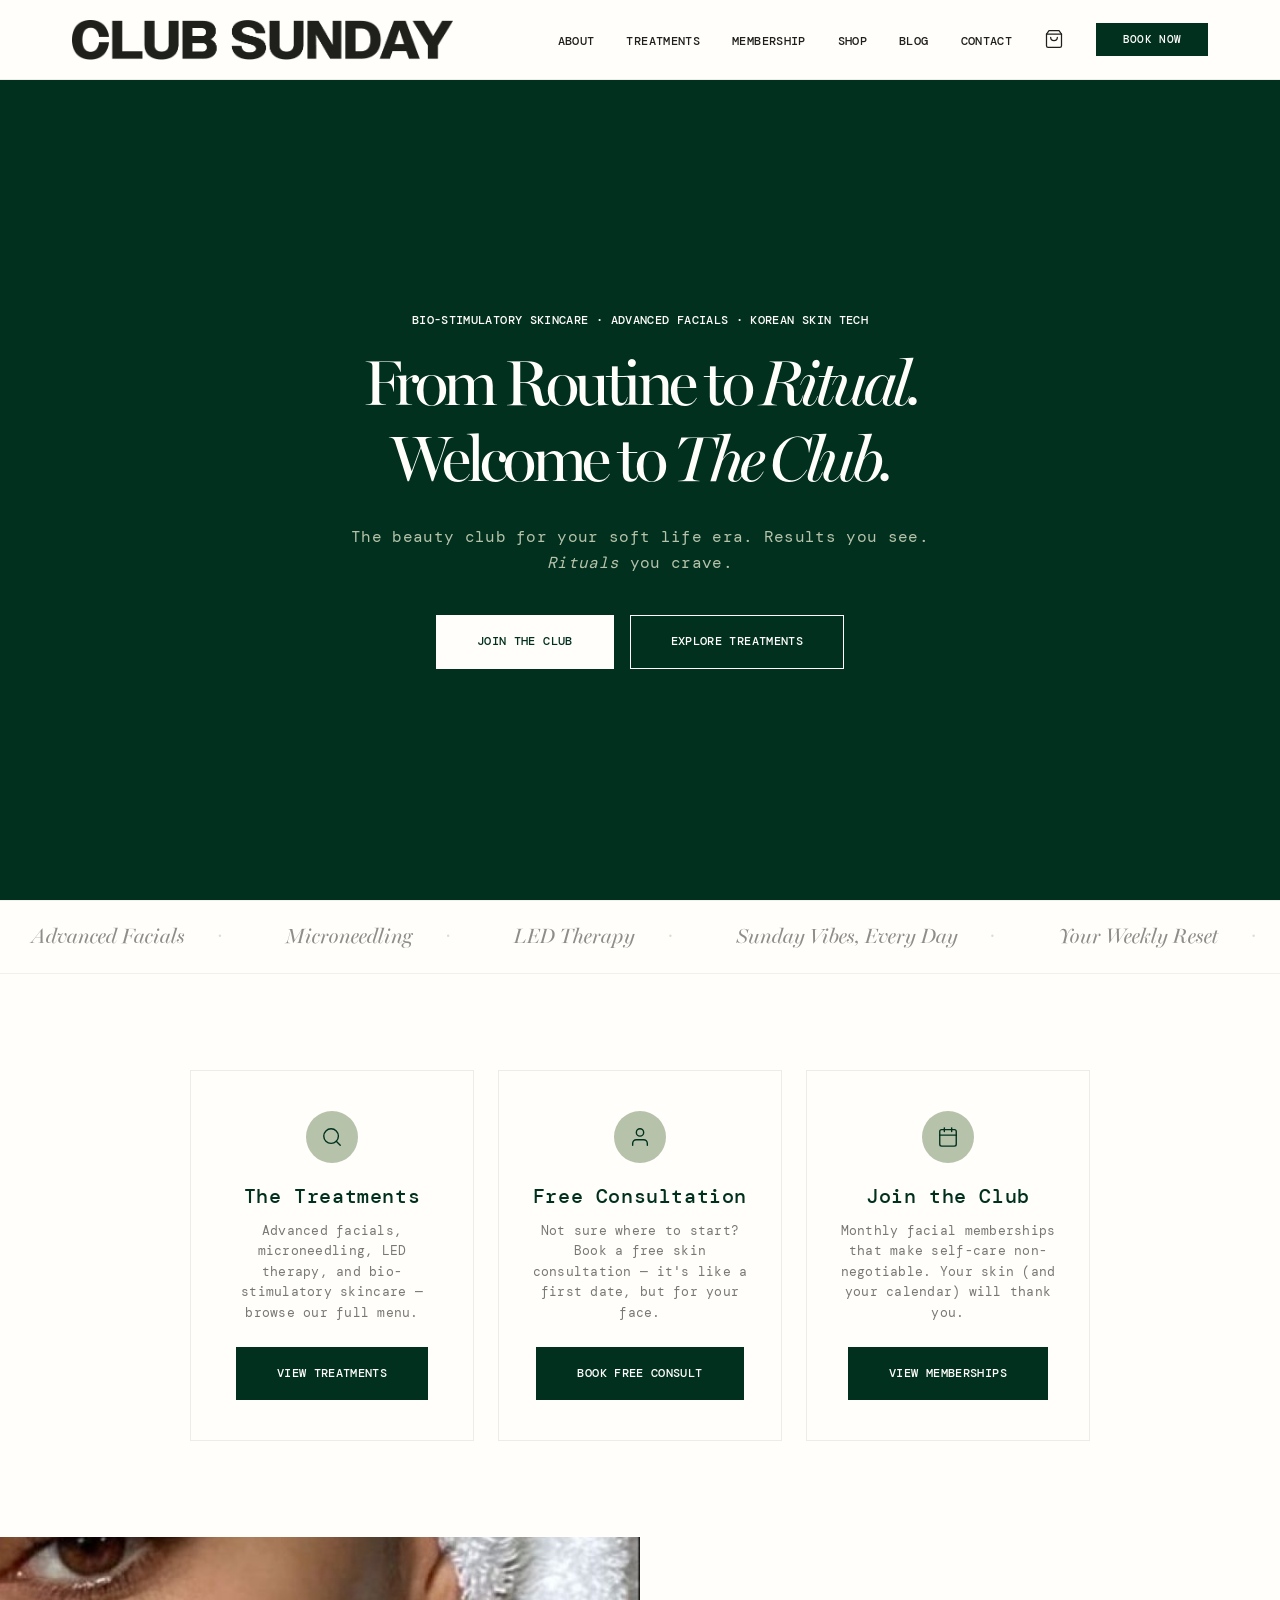
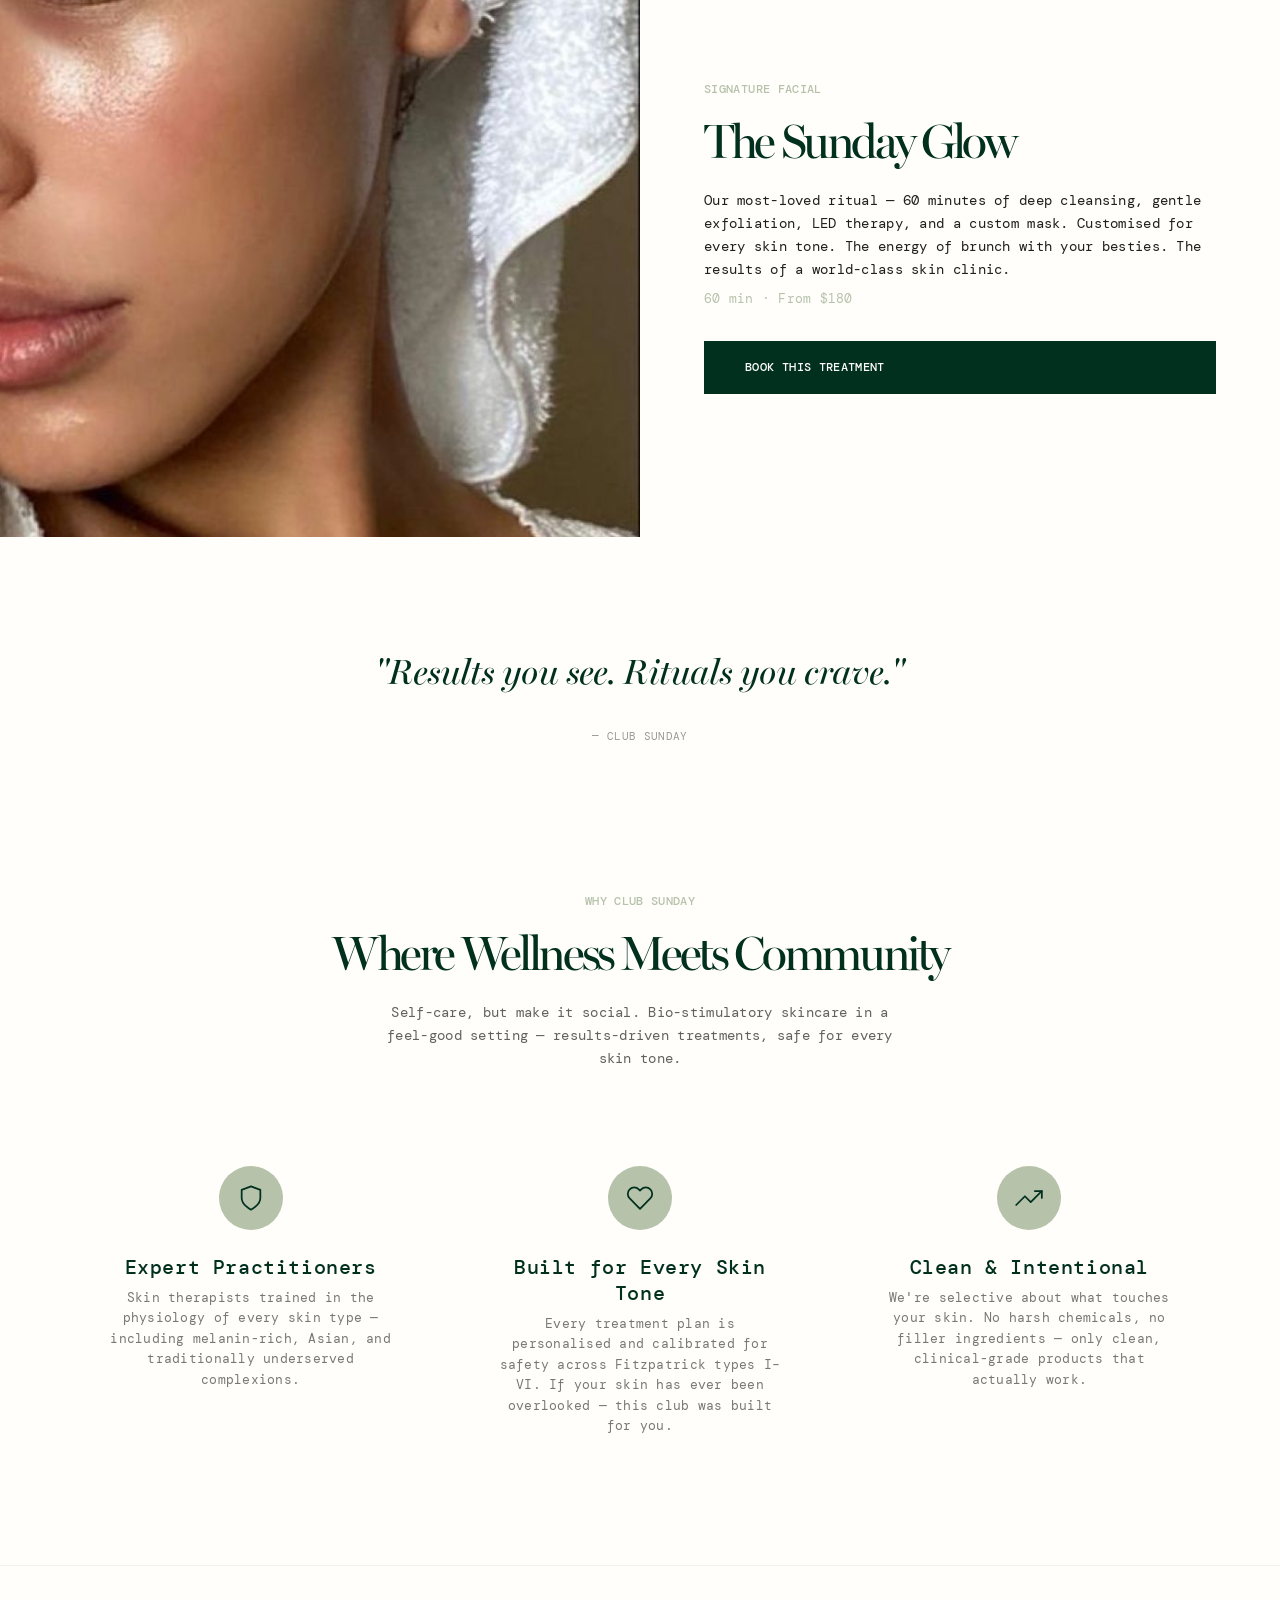
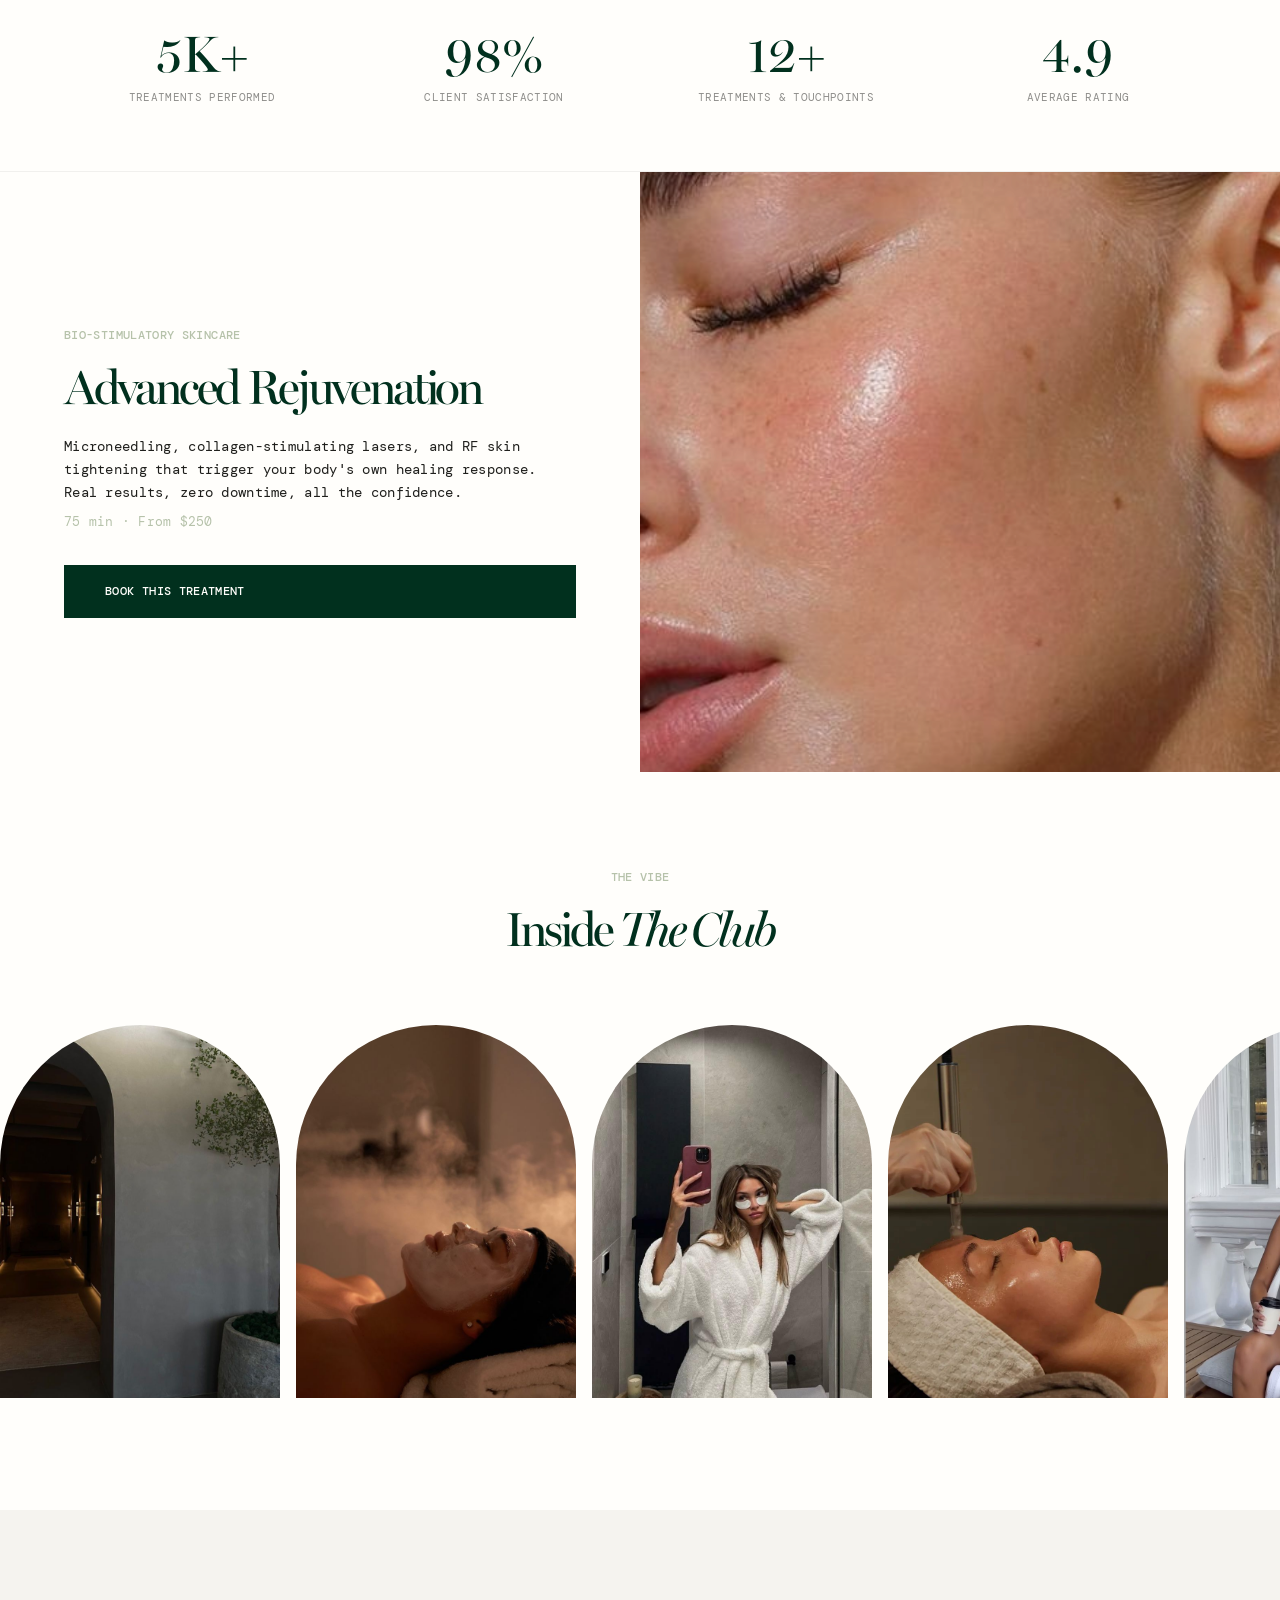
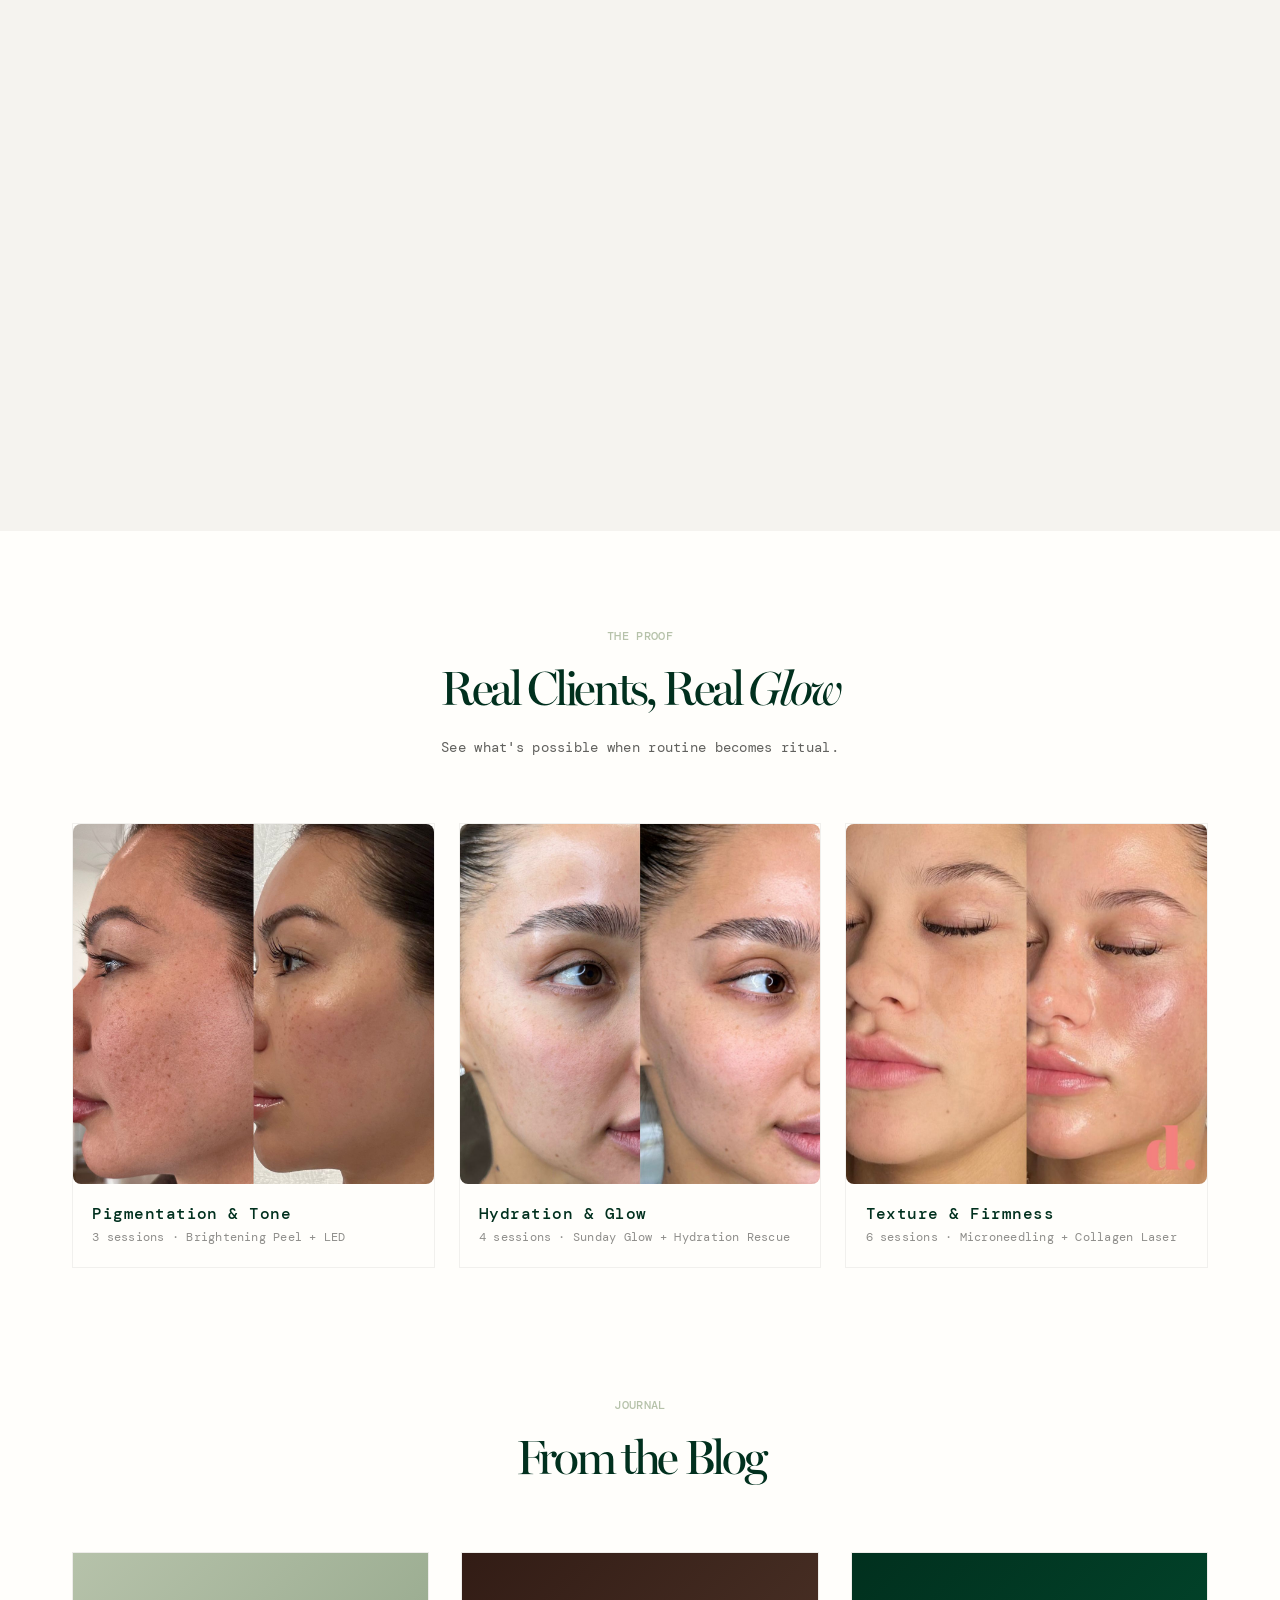
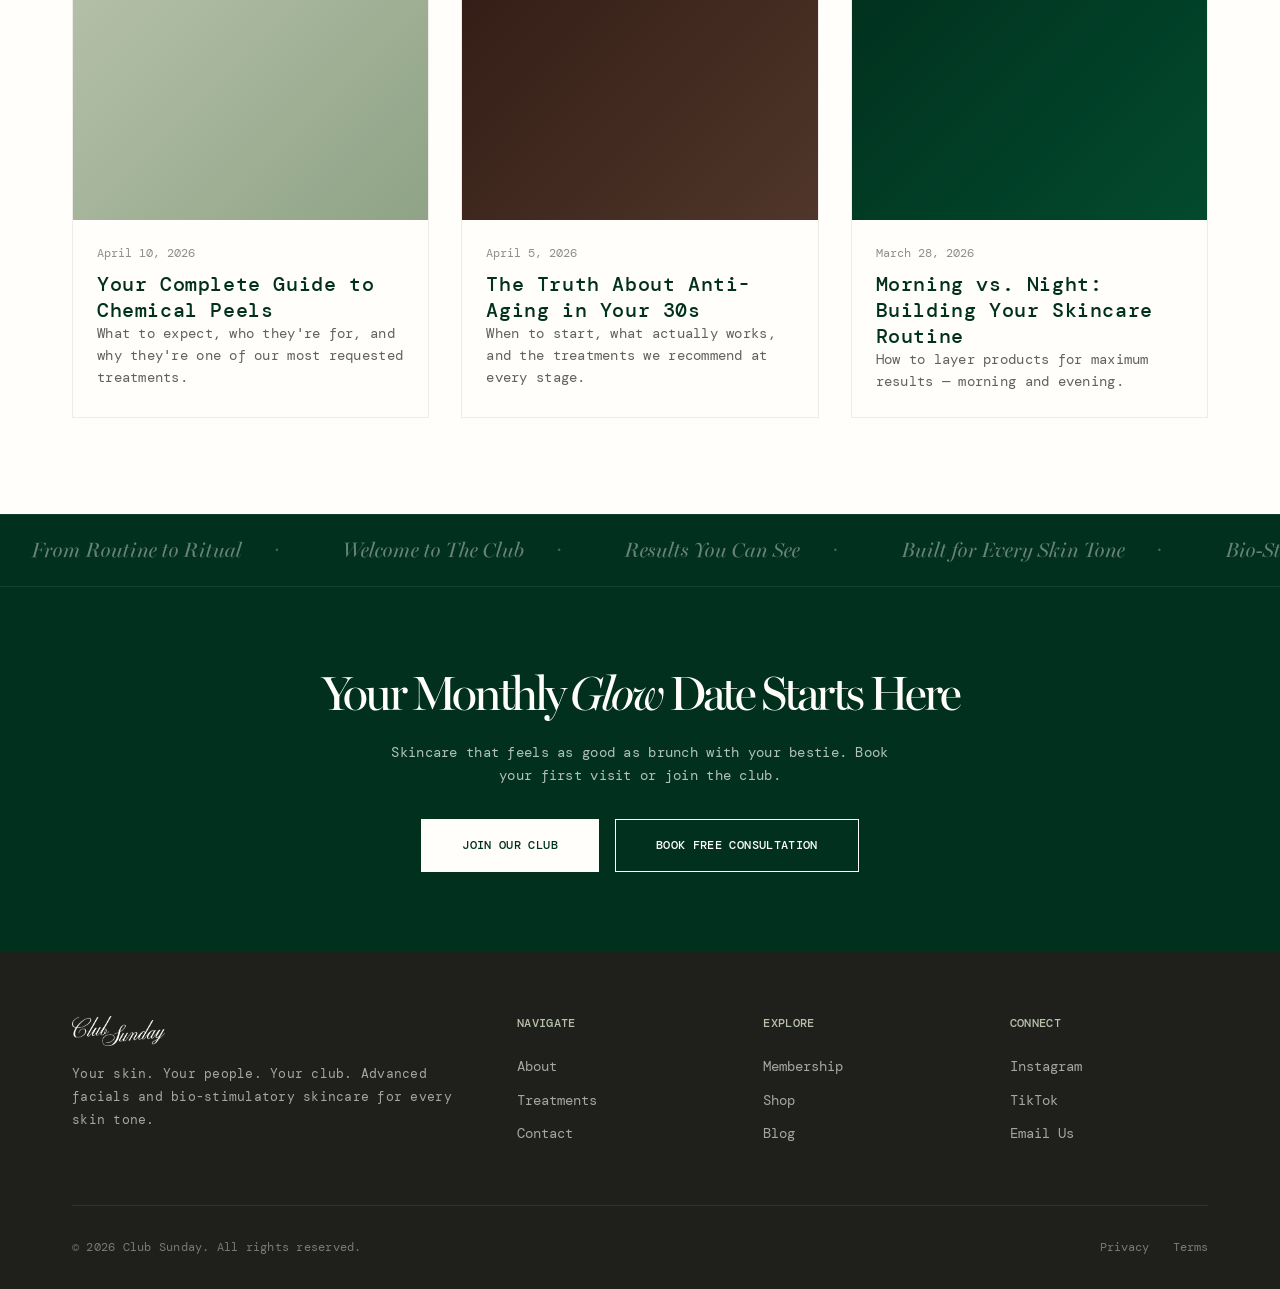
<file: index.html>
<!DOCTYPE html>
<html lang="en">
<head>
  <meta charset="UTF-8">
  <meta name="viewport" content="width=device-width, initial-scale=1.0">
  <title>Club Sunday — From Routine to Ritual</title>
  <link rel="stylesheet" href="css/styles.css">
</head>
<body>

  <!-- Navigation -->
  <nav class="nav">
    <div class="nav-inner">
      <a href="index.html" class="nav-logo">
        <img src="Assets/Logo/CLUB SUNDAYS.png" alt="Club Sunday">
      </a>
      <ul class="nav-links">
        <li><a href="about.html">About</a></li>
        <li><a href="treatments.html">Treatments</a></li>
        <li><a href="membership.html">Membership</a></li>
        <li><a href="shop.html">Shop</a></li>
        <li><a href="blog.html">Blog</a></li>
        <li><a href="contact.html">Contact</a></li>
        <li><a href="shop.html" class="nav-cart" aria-label="Cart"><svg xmlns="http://www.w3.org/2000/svg" viewBox="0 0 24 24" fill="none" stroke="currentColor" stroke-width="1.5" stroke-linecap="round" stroke-linejoin="round"><path d="M6 2L3 6v14a2 2 0 002 2h14a2 2 0 002-2V6l-3-4z"/><line x1="3" y1="6" x2="21" y2="6"/><path d="M16 10a4 4 0 01-8 0"/></svg><span class="cart-count" style="display:none;">0</span></a></li>
        <li><a href="contact.html" class="btn-book">Book Now</a></li>
      </ul>
      <button class="hamburger" aria-label="Toggle menu">
        <span></span>
        <span></span>
        <span></span>
      </button>
    </div>
  </nav>

  <!-- Mobile Menu -->
  <div class="mobile-menu">
    <a href="about.html">About</a>
    <a href="treatments.html">Treatments</a>
    <a href="membership.html">Membership</a>
    <a href="shop.html">Shop</a>
    <a href="blog.html">Blog</a>
    <a href="contact.html">Contact</a>
    <a href="contact.html" class="btn-book-mobile">Book Now</a>
  </div>

  <!-- Hero Section -->
  <section class="hero">
    <div class="hero-content">
      <span class="label" style="display:block; margin-bottom:1rem;">Bio-Stimulatory Skincare · Advanced Facials · Korean Skin Tech</span>
      <h1>From Routine to <em>Ritual.</em><br>Welcome to <em>The Club.</em></h1>
      <p>The beauty club for your soft life era. Results you see. <em>Rituals</em> you crave.</p>
      <div style="display:flex; gap:1rem; justify-content:center; flex-wrap:wrap;">
        <a href="membership.html" class="btn btn-light">Join the Club</a>
        <a href="treatments.html" class="btn btn-secondary" style="border-color:var(--off-white); color:var(--off-white);">Explore Treatments</a>
      </div>
    </div>
  </section>

  <!-- Marquee Ticker -->
  <div class="marquee">
    <div class="marquee-inner">
      <span class="marquee-item">Advanced Facials</span>
      <span class="marquee-item">Microneedling</span>
      <span class="marquee-item">LED Therapy</span>
      <span class="marquee-item">Sunday Vibes, Every Day</span>
      <span class="marquee-item">Your Weekly Reset</span>
      <span class="marquee-item">Korean Skin Tech</span>
      <span class="marquee-item">RF Skin Tightening</span>
      <span class="marquee-item">Self-Care, But Make It Social</span>
      <span class="marquee-item">Advanced Facials</span>
      <span class="marquee-item">Microneedling</span>
      <span class="marquee-item">LED Therapy</span>
      <span class="marquee-item">Sunday Vibes, Every Day</span>
      <span class="marquee-item">Your Weekly Reset</span>
      <span class="marquee-item">Korean Skin Tech</span>
      <span class="marquee-item">RF Skin Tightening</span>
      <span class="marquee-item">Self-Care, But Make It Social</span>
    </div>
  </div>

  <!-- CTA Strip — 3 clear paths -->
  <section class="section">
    <div class="container">
      <div class="cta-strip fade-in">
        <div class="cta-card">
          <div class="icon-circle" style="width:52px; height:52px; border-radius:50%; background:var(--sage); display:flex; align-items:center; justify-content:center; margin-bottom:1.25rem;">
            <svg xmlns="http://www.w3.org/2000/svg" width="22" height="22" viewBox="0 0 24 24" fill="none" stroke="#01301E" stroke-width="1.5" stroke-linecap="round" stroke-linejoin="round"><circle cx="11" cy="11" r="8"/><line x1="21" y1="21" x2="16.65" y2="16.65"/></svg>
          </div>
          <h4>The Treatments</h4>
          <p>Advanced facials, microneedling, LED therapy, and bio-stimulatory skincare — browse our full menu.</p>
          <a href="treatments.html" class="btn btn-primary">View Treatments</a>
        </div>
        <div class="cta-card">
          <div class="icon-circle" style="width:52px; height:52px; border-radius:50%; background:var(--sage); display:flex; align-items:center; justify-content:center; margin-bottom:1.25rem;">
            <svg xmlns="http://www.w3.org/2000/svg" width="22" height="22" viewBox="0 0 24 24" fill="none" stroke="#01301E" stroke-width="1.5" stroke-linecap="round" stroke-linejoin="round"><path d="M20 21v-2a4 4 0 00-4-4H8a4 4 0 00-4 4v2"/><circle cx="12" cy="7" r="4"/></svg>
          </div>
          <h4>Free Consultation</h4>
          <p>Not sure where to start? Book a free skin consultation — it's like a first date, but for your face.</p>
          <a href="contact.html" class="btn btn-primary">Book Free Consult</a>
        </div>
        <div class="cta-card">
          <div class="icon-circle" style="width:52px; height:52px; border-radius:50%; background:var(--sage); display:flex; align-items:center; justify-content:center; margin-bottom:1.25rem;">
            <svg xmlns="http://www.w3.org/2000/svg" width="22" height="22" viewBox="0 0 24 24" fill="none" stroke="#01301E" stroke-width="1.5" stroke-linecap="round" stroke-linejoin="round"><rect x="3" y="4" width="18" height="18" rx="2" ry="2"/><line x1="16" y1="2" x2="16" y2="6"/><line x1="8" y1="2" x2="8" y2="6"/><line x1="3" y1="10" x2="21" y2="10"/></svg>
          </div>
          <h4>Join the Club</h4>
          <p>Monthly facial memberships that make self-care non-negotiable. Your skin (and your calendar) will thank you.</p>
          <a href="membership.html" class="btn btn-primary">View Memberships</a>
        </div>
      </div>
    </div>
  </section>

  <!-- Editorial Split — Signature Treatment -->
  <section class="editorial fade-in">
    <div class="editorial-image">
      <img src="Assets/Images/glow-towel.jpg" alt="Glowing dewy skin after a Sunday Glow facial">
    </div>
    <div class="editorial-text">
      <span class="label" style="color:var(--sage); display:block; margin-bottom:1rem;">Signature Facial</span>
      <h2 style="color:var(--dark-green); margin-bottom:1rem;">The Sunday Glow</h2>
      <p style="margin-bottom:0.5rem;">Our most-loved ritual — 60 minutes of deep cleansing, gentle exfoliation, LED therapy, and a custom mask. Customised for every skin tone. The energy of brunch with your besties. The results of a world-class skin clinic.</p>
      <p style="color:var(--sage); font-size:0.8rem; margin-bottom:2rem;">60 min · From $180</p>
      <a href="contact.html" class="btn btn-primary">Book This Treatment</a>
    </div>
  </section>

  <!-- Pull Quote -->
  <section class="section" style="padding:2rem 0;">
    <div class="pull-quote fade-in">
      <blockquote>"Results you see. <em>Rituals</em> you crave."</blockquote>
      <cite>— Club Sunday</cite>
    </div>
  </section>

  <!-- Why Club Sunday with Icons -->
  <section class="section" style="padding-top:2rem;">
    <div class="container">
      <div class="section-header fade-in">
        <span class="label">Why Club Sunday</span>
        <h2>Where Wellness Meets Community</h2>
        <p>Self-care, but make it social. Bio-stimulatory skincare in a feel-good setting — results-driven treatments, safe for every skin tone.</p>
      </div>
      <div class="grid grid-3 fade-in">
        <div class="icon-card">
          <div class="icon-circle">
            <svg xmlns="http://www.w3.org/2000/svg" width="28" height="28" viewBox="0 0 24 24" fill="none" stroke="#01301E" stroke-width="1.5" stroke-linecap="round" stroke-linejoin="round"><path d="M12 22s8-4 8-10V5l-8-3-8 3v7c0 6 8 10 8 10z"/></svg>
          </div>
          <h4>Expert Practitioners</h4>
          <p>Skin therapists trained in the physiology of every skin type — including melanin-rich, Asian, and traditionally underserved complexions.</p>
        </div>
        <div class="icon-card">
          <div class="icon-circle">
            <svg xmlns="http://www.w3.org/2000/svg" width="28" height="28" viewBox="0 0 24 24" fill="none" stroke="#01301E" stroke-width="1.5" stroke-linecap="round" stroke-linejoin="round"><path d="M20.84 4.61a5.5 5.5 0 00-7.78 0L12 5.67l-1.06-1.06a5.5 5.5 0 00-7.78 7.78l1.06 1.06L12 21.23l7.78-7.78 1.06-1.06a5.5 5.5 0 000-7.78z"/></svg>
          </div>
          <h4>Built for Every Skin Tone</h4>
          <p>Every treatment plan is personalised and calibrated for safety across Fitzpatrick types I–VI. If your skin has ever been overlooked — this club was built for you.</p>
        </div>
        <div class="icon-card">
          <div class="icon-circle">
            <svg xmlns="http://www.w3.org/2000/svg" width="28" height="28" viewBox="0 0 24 24" fill="none" stroke="#01301E" stroke-width="1.5" stroke-linecap="round" stroke-linejoin="round"><polyline points="23 6 13.5 15.5 8.5 10.5 1 18"/><polyline points="17 6 23 6 23 12"/></svg>
          </div>
          <h4>Clean & Intentional</h4>
          <p>We're selective about what touches your skin. No harsh chemicals, no filler ingredients — only clean, clinical-grade products that actually work.</p>
        </div>
      </div>
    </div>
  </section>

  <!-- Stats Strip -->
  <section style="border-top:1px solid rgba(31,31,28,0.06); border-bottom:1px solid rgba(31,31,28,0.06);">
    <div class="container">
      <div class="stats-strip fade-in">
        <div class="stat-item">
          <div class="stat-number">5K+</div>
          <div class="stat-label">Treatments Performed</div>
        </div>
        <div class="stat-item">
          <div class="stat-number">98%</div>
          <div class="stat-label">Client Satisfaction</div>
        </div>
        <div class="stat-item">
          <div class="stat-number">12+</div>
          <div class="stat-label">Treatments & Touchpoints</div>
        </div>
        <div class="stat-item">
          <div class="stat-number">4.9</div>
          <div class="stat-label">Average Rating</div>
        </div>
      </div>
    </div>
  </section>

  <!-- Editorial Split Reverse — Anti-Aging -->
  <section class="editorial reverse fade-in">
    <div class="editorial-image">
      <img src="Assets/Images/skin-closeup.jpg" alt="Close-up of smooth, radiant skin after rejuvenation treatment">
    </div>
    <div class="editorial-text">
      <span class="label" style="color:var(--sage); display:block; margin-bottom:1rem;">Bio-Stimulatory Skincare</span>
      <h2 style="color:var(--dark-green); margin-bottom:1rem;">Advanced Rejuvenation</h2>
      <p style="margin-bottom:0.5rem;">Microneedling, collagen-stimulating lasers, and RF skin tightening that trigger your body's own healing response. Real results, zero downtime, all the confidence.</p>
      <p style="color:var(--sage); font-size:0.8rem; margin-bottom:2rem;">75 min · From $250</p>
      <a href="contact.html" class="btn btn-primary">Book This Treatment</a>
    </div>
  </section>

  <!-- Horizontal Scroll Gallery -->
  <section class="section">
    <div class="container" style="margin-bottom:2rem;">
      <div class="section-header fade-in">
        <span class="label">The Vibe</span>
        <h2>Inside <em>The Club</em></h2>
      </div>
    </div>
    <div class="hscroll-gallery fade-in">
      <div class="gallery-item">
        <img src="Assets/Images/gallery-archway.jpg" alt="Club Sunday studio archway entrance">
      </div>
      <div class="gallery-item">
        <img src="Assets/Images/gallery-steam.jpg" alt="Facial steaming treatment at Club Sunday">
      </div>
      <div class="gallery-item">
        <img src="Assets/Images/gallery-lounge-arch.jpg" alt="Club Sunday lounge with arched curtains">
      </div>
      <div class="gallery-item">
        <img src="Assets/Images/gallery-device.jpg" alt="Advanced skincare device treatment at Club Sunday">
      </div>
      <div class="gallery-item">
        <img src="Assets/Images/gallery-lounge.jpg" alt="Club Sunday lounge and waiting area">
      </div>
      <div class="gallery-item">
        <img src="Assets/Images/gallery-mask-brush.jpg" alt="Facial mask application with fan brush at Club Sunday">
      </div>
    </div>
  </section>

  <!-- Testimonials -->
  <section class="section" style="background-color:#f5f3ef; padding:5rem 0;">
    <div class="container">
      <div class="section-header fade-in">
        <span class="label">The Club Members Say</span>
        <h2>Kind Words</h2>
      </div>
      <div class="testimonials fade-in">
        <div class="testimonial">
          <div class="stars">★★★★★</div>
          <blockquote>"The Sunday Glow completely transformed my skin. I walked out looking like I'd had a week of sleep and a life detox. This is my new non-negotiable."</blockquote>
          <cite>— Sarah M.</cite>
        </div>
        <div class="testimonial">
          <div class="stars">★★★★★</div>
          <blockquote>"The team here is next level. They took the time to really understand my skin and built a plan that actually works. My skin has never looked better."</blockquote>
          <cite>— Jessica K.</cite>
        </div>
        <div class="testimonial">
          <div class="stars">★★★★★</div>
          <blockquote>"I bring my friends here every month now. It's like brunch, but we also leave with incredible skin. The vibe is unmatched."</blockquote>
          <cite>— Lauren T.</cite>
        </div>
      </div>
    </div>
  </section>

  <!-- Results / Before & After -->
  <section class="section">
    <div class="container">
      <div class="section-header fade-in">
        <span class="label">The Proof</span>
        <h2>Real Clients, Real <em>Glow</em></h2>
        <p>See what's possible when routine becomes ritual.</p>
      </div>
      <div class="results-grid fade-in">
        <div class="result-card">
          <div class="result-images">
            <div>
              <img src="Assets/Images/results-pigmentation.jpg" alt="Before and after — pigmentation and skin tone improvement">
            </div>
          </div>
          <div class="result-info">
            <h4>Pigmentation & Tone</h4>
            <p>3 sessions · Brightening Peel + LED</p>
          </div>
        </div>
        <div class="result-card">
          <div class="result-images">
            <div>
              <img src="Assets/Images/results-hydration.jpg" alt="Before and after — hydration and glow improvement">
            </div>
          </div>
          <div class="result-info">
            <h4>Hydration & Glow</h4>
            <p>4 sessions · Sunday Glow + Hydration Rescue</p>
          </div>
        </div>
        <div class="result-card">
          <div class="result-images">
            <div>
              <img src="Assets/Images/results-texture.jpg" alt="Before and after — skin texture and firmness improvement">
            </div>
          </div>
          <div class="result-info">
            <h4>Texture & Firmness</h4>
            <p>6 sessions · Microneedling + Collagen Laser</p>
          </div>
        </div>
      </div>
    </div>
  </section>

  <!-- Blog Preview -->
  <section class="section" style="padding-top:2rem;">
    <div class="container">
      <div class="section-header fade-in">
        <span class="label">Journal</span>
        <h2>From the Blog</h2>
      </div>
      <div class="grid grid-3 fade-in">
        <a href="blog.html" class="card blog-card">
          <div class="card-image" style="background: linear-gradient(135deg, var(--sage) 0%, #8fa386 100%); aspect-ratio:4/3;"></div>
          <div class="card-body">
            <span class="date">April 10, 2026</span>
            <h4 style="color:var(--dark-green);">Your Complete Guide to Chemical Peels</h4>
            <p>What to expect, who they're for, and why they're one of our most requested treatments.</p>
          </div>
        </a>
        <a href="blog.html" class="card blog-card">
          <div class="card-image" style="background: linear-gradient(135deg, var(--dark-brown) 0%, #50362a 100%); aspect-ratio:4/3;"></div>
          <div class="card-body">
            <span class="date">April 5, 2026</span>
            <h4 style="color:var(--dark-green);">The Truth About Anti-Aging in Your 30s</h4>
            <p>When to start, what actually works, and the treatments we recommend at every stage.</p>
          </div>
        </a>
        <a href="blog.html" class="card blog-card">
          <div class="card-image" style="background: linear-gradient(135deg, var(--dark-green) 0%, #024a2e 100%); aspect-ratio:4/3;"></div>
          <div class="card-body">
            <span class="date">March 28, 2026</span>
            <h4 style="color:var(--dark-green);">Morning vs. Night: Building Your Skincare Routine</h4>
            <p>How to layer products for maximum results — morning and evening.</p>
          </div>
        </a>
      </div>
    </div>
  </section>

  <!-- Marquee Dark -->
  <div class="marquee dark">
    <div class="marquee-inner">
      <span class="marquee-item">From Routine to Ritual</span>
      <span class="marquee-item">Welcome to The Club</span>
      <span class="marquee-item">Results You Can See</span>
      <span class="marquee-item">Built for Every Skin Tone</span>
      <span class="marquee-item">Bio-Stimulatory Skincare</span>
      <span class="marquee-item">From Routine to Ritual</span>
      <span class="marquee-item">Welcome to The Club</span>
      <span class="marquee-item">Results You Can See</span>
      <span class="marquee-item">Built for Every Skin Tone</span>
      <span class="marquee-item">Bio-Stimulatory Skincare</span>
    </div>
  </div>

  <!-- CTA Banner -->
  <section class="section bg-green" style="padding:5rem 0;">
    <div class="container text-center fade-in">
      <h2 style="color:var(--off-white); margin-bottom:1rem;">Your Monthly <em>Glow</em> Date Starts Here</h2>
      <p style="color:rgba(255,254,251,0.7); margin:0 auto 2rem;">Skincare that feels as good as brunch with your bestie. Book your first visit or join the club.</p>
      <div style="display:flex; gap:1rem; justify-content:center; flex-wrap:wrap;">
        <a href="membership.html" class="btn btn-light">Join Our Club</a>
        <a href="contact.html" class="btn btn-secondary" style="border-color:var(--off-white); color:var(--off-white);">Book Free Consultation</a>
      </div>
    </div>
  </section>

  <!-- Footer -->
  <footer class="footer">
    <div class="container">
      <div class="footer-grid">
        <div class="footer-brand">
          <img src="Assets/Logo/Secondary.png" alt="Club Sunday" style="filter: brightness(0) invert(1);">
          <p>Your skin. Your people. Your club. Advanced facials and bio-stimulatory skincare for every skin tone.</p>
        </div>
        <div class="footer-col">
          <h4>Navigate</h4>
          <a href="about.html">About</a>
          <a href="treatments.html">Treatments</a>
          <a href="contact.html">Contact</a>
        </div>
        <div class="footer-col">
          <h4>Explore</h4>
          <a href="membership.html">Membership</a>
          <a href="shop.html">Shop</a>
          <a href="blog.html">Blog</a>
        </div>
        <div class="footer-col">
          <h4>Connect</h4>
          <a href="https://instagram.com/TheClubSunday">Instagram</a>
          <a href="https://tiktok.com/@TheClubSunday">TikTok</a>
          <a href="mailto:hello@clubsunday.com">Email Us</a>
        </div>
      </div>
      <div class="footer-bottom">
        <p>&copy; 2026 Club Sunday. All rights reserved.</p>
        <div class="footer-socials">
          <a href="#">Privacy</a>
          <a href="#">Terms</a>
        </div>
      </div>
    </div>
  </footer>

  <script src="js/main.js"></script>
</body>
</html>
</file>
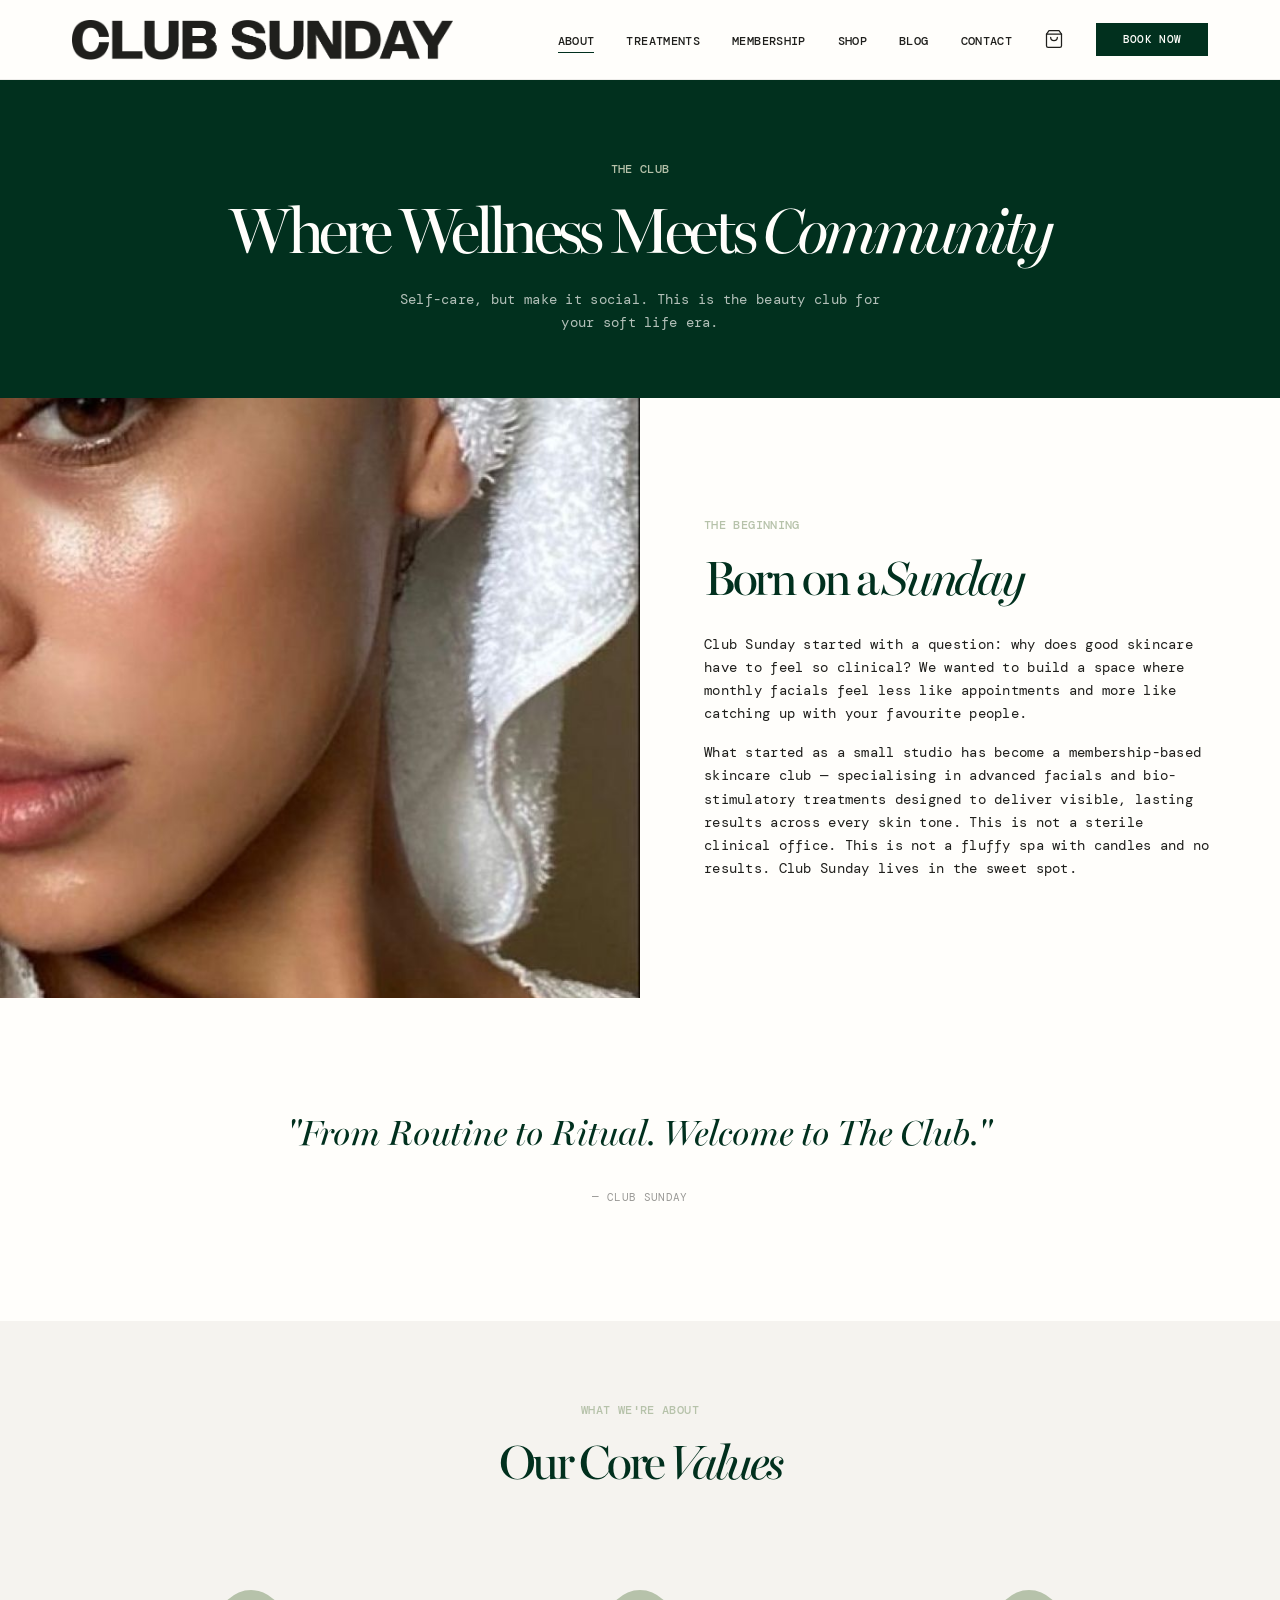
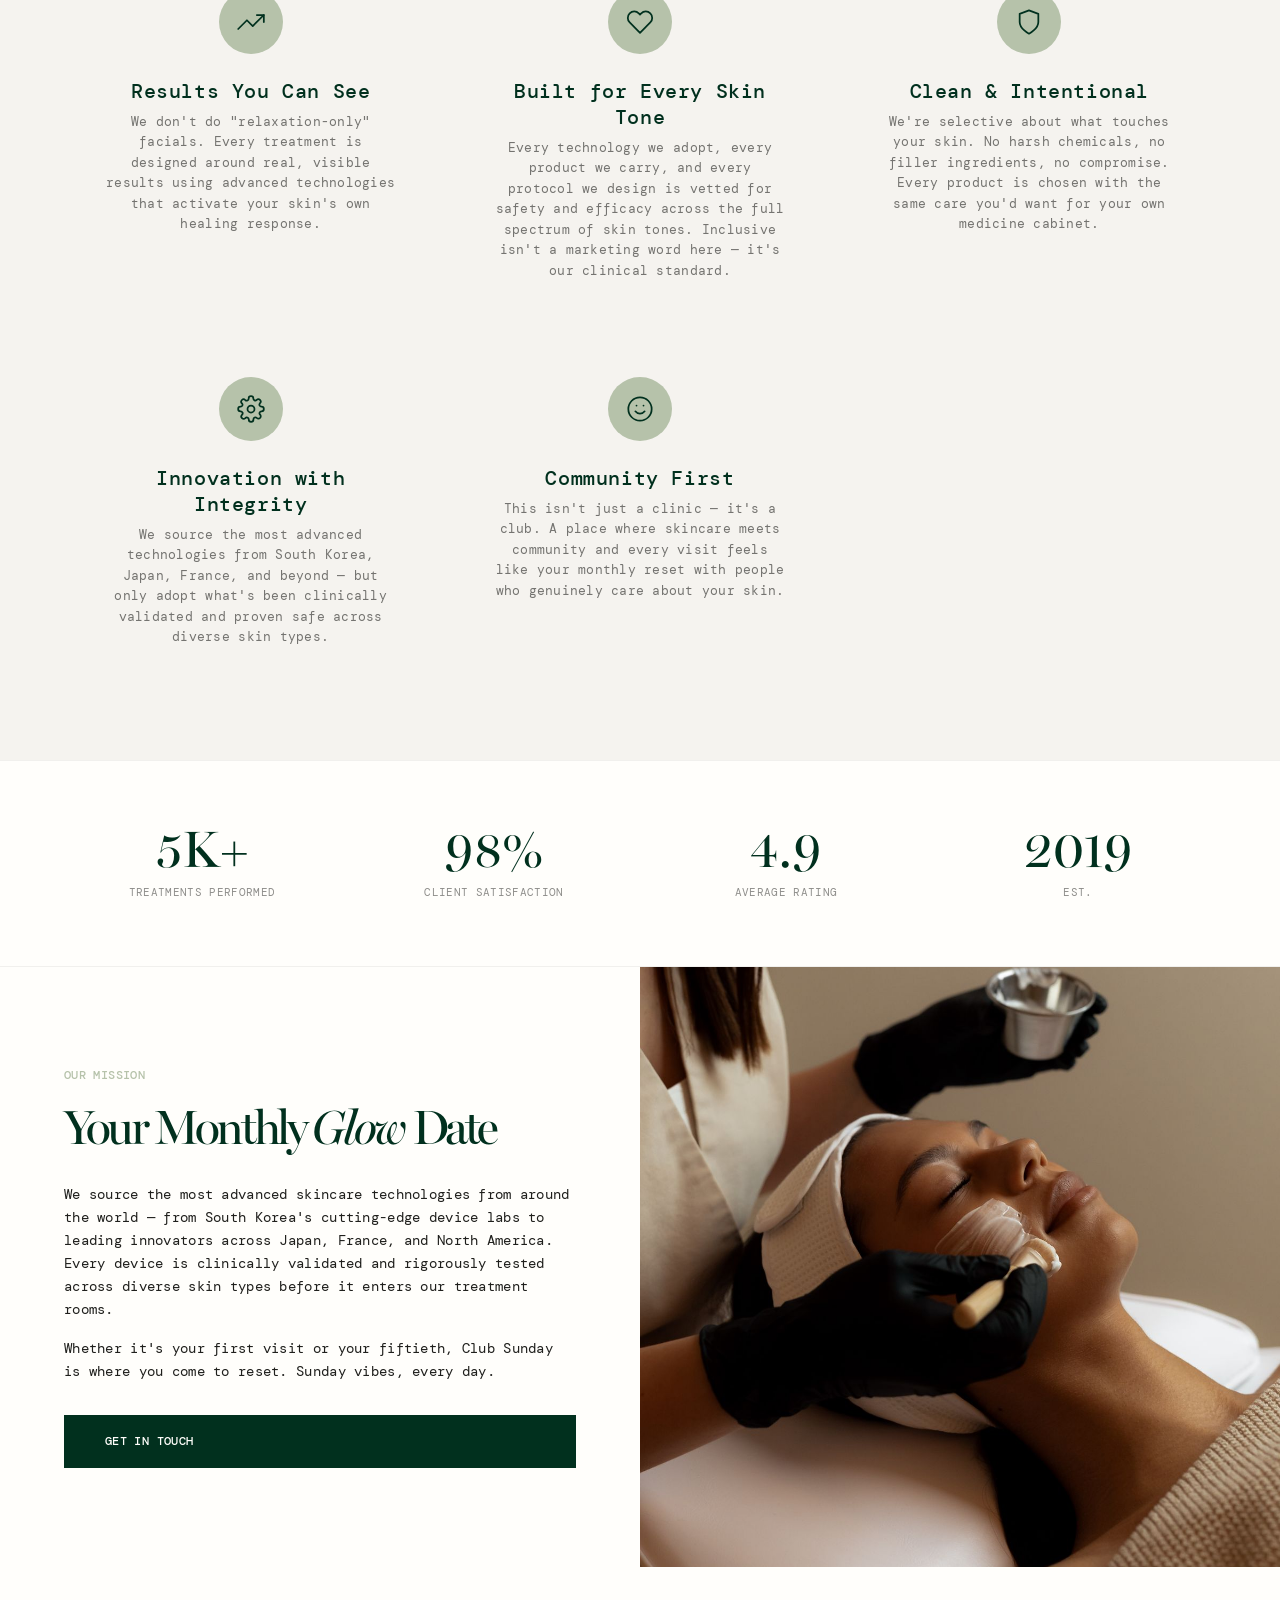
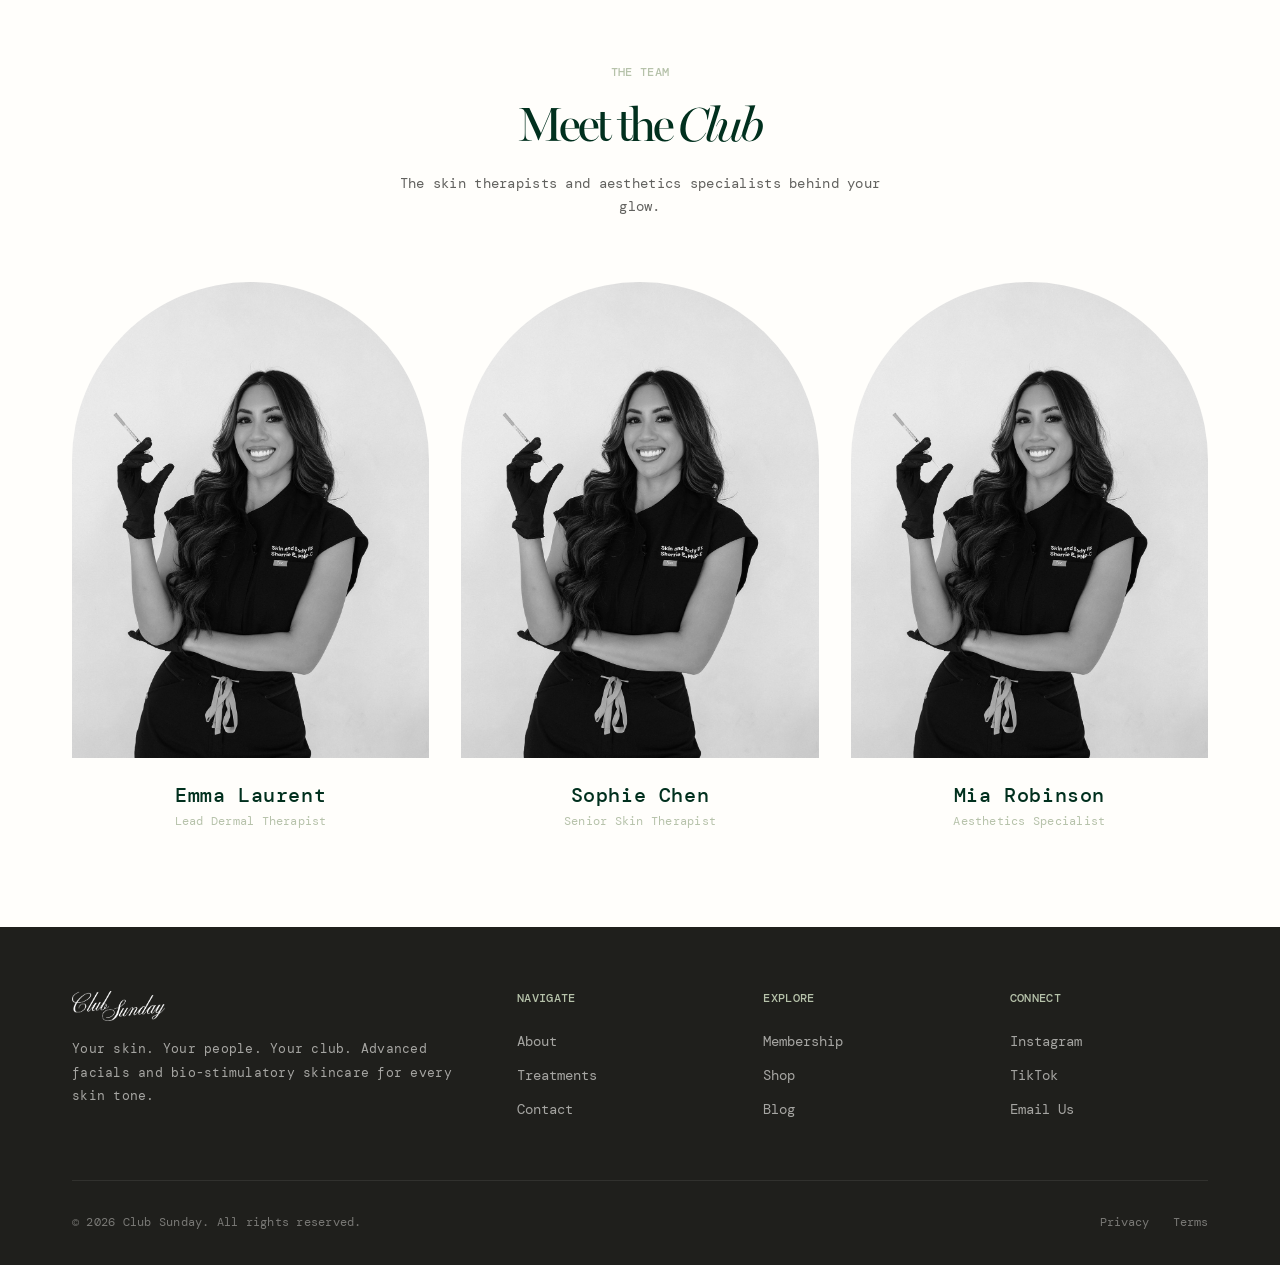
<file: about.html>
<!DOCTYPE html>
<html lang="en">
<head>
  <meta charset="UTF-8">
  <meta name="viewport" content="width=device-width, initial-scale=1.0">
  <title>Club Sunday — Where Wellness Meets Community</title>
  <link rel="stylesheet" href="css/styles.css">
</head>
<body>

  <!-- Navigation -->
  <nav class="nav">
    <div class="nav-inner">
      <a href="index.html" class="nav-logo">
        <img src="Assets/Logo/CLUB SUNDAYS.png" alt="Club Sunday">
      </a>
      <ul class="nav-links">
        <li><a href="about.html">About</a></li>
        <li><a href="treatments.html">Treatments</a></li>
        <li><a href="membership.html">Membership</a></li>
        <li><a href="shop.html">Shop</a></li>
        <li><a href="blog.html">Blog</a></li>
        <li><a href="contact.html">Contact</a></li>
        <li><a href="shop.html" class="nav-cart" aria-label="Cart"><svg xmlns="http://www.w3.org/2000/svg" viewBox="0 0 24 24" fill="none" stroke="currentColor" stroke-width="1.5" stroke-linecap="round" stroke-linejoin="round"><path d="M6 2L3 6v14a2 2 0 002 2h14a2 2 0 002-2V6l-3-4z"/><line x1="3" y1="6" x2="21" y2="6"/><path d="M16 10a4 4 0 01-8 0"/></svg><span class="cart-count" style="display:none;">0</span></a></li>
        <li><a href="contact.html" class="btn-book">Book Now</a></li>
      </ul>
      <button class="hamburger" aria-label="Toggle menu">
        <span></span>
        <span></span>
        <span></span>
      </button>
    </div>
  </nav>

  <div class="mobile-menu">
    <a href="about.html">About</a>
    <a href="treatments.html">Treatments</a>
    <a href="membership.html">Membership</a>
    <a href="shop.html">Shop</a>
    <a href="blog.html">Blog</a>
    <a href="contact.html">Contact</a>
    <a href="contact.html" class="btn-book-mobile">Book Now</a>
  </div>

  <!-- Page Header -->
  <section class="page-header">
    <div class="container">
      <span class="label">The Club</span>
      <h1>Where Wellness Meets <em>Community</em></h1>
      <p>Self-care, but make it social. This is the beauty club for your soft life era.</p>
    </div>
  </section>

  <!-- Editorial Split — Origin Story -->
  <section class="editorial fade-in">
    <div class="editorial-image">
      <img src="Assets/Images/glow-towel.jpg" alt="Dewy glowing skin with towel wrap — the Club Sunday glow">
    </div>
    <div class="editorial-text">
      <span class="label" style="color:var(--sage); display:block; margin-bottom:1rem;">The Beginning</span>
      <h2 style="color:var(--dark-green); margin-bottom:1.5rem;">Born on a <em>Sunday</em></h2>
      <p style="margin-bottom:1rem;">Club Sunday started with a question: why does good skincare have to feel so clinical? We wanted to build a space where monthly facials feel less like appointments and more like catching up with your favourite people.</p>
      <p>What started as a small studio has become a membership-based skincare club — specialising in advanced facials and bio-stimulatory treatments designed to deliver visible, lasting results across every skin tone. This is not a sterile clinical office. This is not a fluffy spa with candles and no results. Club Sunday lives in the sweet spot.</p>
    </div>
  </section>

  <!-- Pull Quote -->
  <section class="section" style="padding:2rem 0;">
    <div class="pull-quote fade-in">
      <blockquote>"From Routine to Ritual. Welcome to The Club."</blockquote>
      <cite>— Club Sunday</cite>
    </div>
  </section>

  <!-- Values Section with Icon Cards -->
  <section class="section" style="background:#f5f3ef; padding:5rem 0;">
    <div class="container">
      <div class="section-header fade-in">
        <span class="label">What We're About</span>
        <h2>Our Core <em>Values</em></h2>
      </div>
      <div class="grid grid-3 fade-in">
        <div class="icon-card">
          <div class="icon-circle">
            <svg xmlns="http://www.w3.org/2000/svg" width="28" height="28" viewBox="0 0 24 24" fill="none" stroke="#01301E" stroke-width="1.5" stroke-linecap="round" stroke-linejoin="round"><polyline points="23 6 13.5 15.5 8.5 10.5 1 18"/><polyline points="17 6 23 6 23 12"/></svg>
          </div>
          <h4>Results You Can See</h4>
          <p>We don't do "relaxation-only" facials. Every treatment is designed around real, visible results using advanced technologies that activate your skin's own healing response.</p>
        </div>
        <div class="icon-card">
          <div class="icon-circle">
            <svg xmlns="http://www.w3.org/2000/svg" width="28" height="28" viewBox="0 0 24 24" fill="none" stroke="#01301E" stroke-width="1.5" stroke-linecap="round" stroke-linejoin="round"><path d="M20.84 4.61a5.5 5.5 0 00-7.78 0L12 5.67l-1.06-1.06a5.5 5.5 0 00-7.78 7.78l1.06 1.06L12 21.23l7.78-7.78 1.06-1.06a5.5 5.5 0 000-7.78z"/></svg>
          </div>
          <h4>Built for Every Skin Tone</h4>
          <p>Every technology we adopt, every product we carry, and every protocol we design is vetted for safety and efficacy across the full spectrum of skin tones. Inclusive isn't a marketing word here — it's our clinical standard.</p>
        </div>
        <div class="icon-card">
          <div class="icon-circle">
            <svg xmlns="http://www.w3.org/2000/svg" width="28" height="28" viewBox="0 0 24 24" fill="none" stroke="#01301E" stroke-width="1.5" stroke-linecap="round" stroke-linejoin="round"><path d="M12 22s8-4 8-10V5l-8-3-8 3v7c0 6 8 10 8 10z"/></svg>
          </div>
          <h4>Clean & Intentional</h4>
          <p>We're selective about what touches your skin. No harsh chemicals, no filler ingredients, no compromise. Every product is chosen with the same care you'd want for your own medicine cabinet.</p>
        </div>
        <div class="icon-card">
          <div class="icon-circle">
            <svg xmlns="http://www.w3.org/2000/svg" width="28" height="28" viewBox="0 0 24 24" fill="none" stroke="#01301E" stroke-width="1.5" stroke-linecap="round" stroke-linejoin="round"><circle cx="12" cy="12" r="3"/><path d="M19.4 15a1.65 1.65 0 00.33 1.82l.06.06a2 2 0 010 2.83 2 2 0 01-2.83 0l-.06-.06a1.65 1.65 0 00-1.82-.33 1.65 1.65 0 00-1 1.51V21a2 2 0 01-4 0v-.09A1.65 1.65 0 009 19.4a1.65 1.65 0 00-1.82.33l-.06.06a2 2 0 01-2.83-2.83l.06-.06A1.65 1.65 0 004.68 15a1.65 1.65 0 00-1.51-1H3a2 2 0 010-4h.09A1.65 1.65 0 004.6 9a1.65 1.65 0 00-.33-1.82l-.06-.06a2 2 0 012.83-2.83l.06.06A1.65 1.65 0 009 4.68a1.65 1.65 0 001-1.51V3a2 2 0 014 0v.09a1.65 1.65 0 001 1.51 1.65 1.65 0 001.82-.33l.06-.06a2 2 0 012.83 2.83l-.06.06A1.65 1.65 0 0019.4 9a1.65 1.65 0 001.51 1H21a2 2 0 010 4h-.09a1.65 1.65 0 00-1.51 1z"/></svg>
          </div>
          <h4>Innovation with Integrity</h4>
          <p>We source the most advanced technologies from South Korea, Japan, France, and beyond — but only adopt what's been clinically validated and proven safe across diverse skin types.</p>
        </div>
        <div class="icon-card">
          <div class="icon-circle">
            <svg xmlns="http://www.w3.org/2000/svg" width="28" height="28" viewBox="0 0 24 24" fill="none" stroke="#01301E" stroke-width="1.5" stroke-linecap="round" stroke-linejoin="round"><circle cx="12" cy="12" r="10"/><path d="M8 14s1.5 2 4 2 4-2 4-2"/><line x1="9" y1="9" x2="9.01" y2="9"/><line x1="15" y1="9" x2="15.01" y2="9"/></svg>
          </div>
          <h4>Community First</h4>
          <p>This isn't just a clinic — it's a club. A place where skincare meets community and every visit feels like your monthly reset with people who genuinely care about your skin.</p>
        </div>
      </div>
    </div>
  </section>

  <!-- Stats Strip -->
  <section style="border-top:1px solid rgba(31,31,28,0.06); border-bottom:1px solid rgba(31,31,28,0.06);">
    <div class="container">
      <div class="stats-strip fade-in">
        <div class="stat-item">
          <div class="stat-number">5K+</div>
          <div class="stat-label">Treatments Performed</div>
        </div>
        <div class="stat-item">
          <div class="stat-number">98%</div>
          <div class="stat-label">Client Satisfaction</div>
        </div>
        <div class="stat-item">
          <div class="stat-number">4.9</div>
          <div class="stat-label">Average Rating</div>
        </div>
        <div class="stat-item">
          <div class="stat-number">2019</div>
          <div class="stat-label">Est.</div>
        </div>
      </div>
    </div>
  </section>

  <!-- Editorial Split Reverse — Mission -->
  <section class="editorial reverse fade-in">
    <div class="editorial-image">
      <img src="Assets/Images/facial-treatment.jpg" alt="Facial treatment in progress — your monthly glow date at Club Sunday">
    </div>
    <div class="editorial-text">
      <span class="label" style="color:var(--sage); display:block; margin-bottom:1rem;">Our Mission</span>
      <h2 style="color:var(--dark-green); margin-bottom:1.5rem;">Your Monthly <em>Glow</em> Date</h2>
      <p style="margin-bottom:1rem;">We source the most advanced skincare technologies from around the world — from South Korea's cutting-edge device labs to leading innovators across Japan, France, and North America. Every device is clinically validated and rigorously tested across diverse skin types before it enters our treatment rooms.</p>
      <p style="margin-bottom:2rem;">Whether it's your first visit or your fiftieth, Club Sunday is where you come to reset. Sunday vibes, every day.</p>
      <a href="contact.html" class="btn btn-primary">Get in Touch</a>
    </div>
  </section>

  <!-- Team / Arch Frames -->
  <section class="section">
    <div class="container">
      <div class="section-header fade-in">
        <span class="label">The Team</span>
        <h2>Meet the <em>Club</em></h2>
        <p>The skin therapists and aesthetics specialists behind your glow.</p>
      </div>
      <div class="grid grid-3 fade-in">
        <div class="text-center">
          <div class="arch-frame" style="margin:0 auto 1.5rem;">
            <img src="Assets/Images/team-specialist.jpg" alt="Emma Laurent — Lead Dermal Therapist">
          </div>
          <h4 style="color:var(--dark-green); margin-bottom:0.25rem;">Emma Laurent</h4>
          <p style="font-size:0.75rem; color:var(--sage);">Lead Dermal Therapist</p>
        </div>
        <div class="text-center">
          <div class="arch-frame" style="margin:0 auto 1.5rem;">
            <img src="Assets/Images/team-specialist.jpg" alt="Sophie Chen — Senior Skin Therapist">
          </div>
          <h4 style="color:var(--dark-green); margin-bottom:0.25rem;">Sophie Chen</h4>
          <p style="font-size:0.75rem; color:var(--sage);">Senior Skin Therapist</p>
        </div>
        <div class="text-center">
          <div class="arch-frame" style="margin:0 auto 1.5rem;">
            <img src="Assets/Images/team-specialist.jpg" alt="Mia Robinson — Aesthetics Specialist">
          </div>
          <h4 style="color:var(--dark-green); margin-bottom:0.25rem;">Mia Robinson</h4>
          <p style="font-size:0.75rem; color:var(--sage);">Aesthetics Specialist</p>
        </div>
      </div>
    </div>
  </section>

  <!-- Footer -->
  <footer class="footer">
    <div class="container">
      <div class="footer-grid">
        <div class="footer-brand">
          <img src="Assets/Logo/Secondary.png" alt="Club Sunday" style="filter: brightness(0) invert(1);">
          <p>Your skin. Your people. Your club. Advanced facials and bio-stimulatory skincare for every skin tone.</p>
        </div>
        <div class="footer-col">
          <h4>Navigate</h4>
          <a href="about.html">About</a>
          <a href="treatments.html">Treatments</a>
          <a href="contact.html">Contact</a>
        </div>
        <div class="footer-col">
          <h4>Explore</h4>
          <a href="membership.html">Membership</a>
          <a href="shop.html">Shop</a>
          <a href="blog.html">Blog</a>
        </div>
        <div class="footer-col">
          <h4>Connect</h4>
          <a href="https://instagram.com/TheClubSunday" target="_blank">Instagram</a>
          <a href="https://tiktok.com/@TheClubSunday" target="_blank">TikTok</a>
          <a href="mailto:hello@clubsunday.com">Email Us</a>
        </div>
      </div>
      <div class="footer-bottom">
        <p>&copy; 2026 Club Sunday. All rights reserved.</p>
        <div class="footer-socials">
          <a href="#">Privacy</a>
          <a href="#">Terms</a>
        </div>
      </div>
    </div>
  </footer>

  <script src="js/main.js"></script>
</body>
</html>
</file>
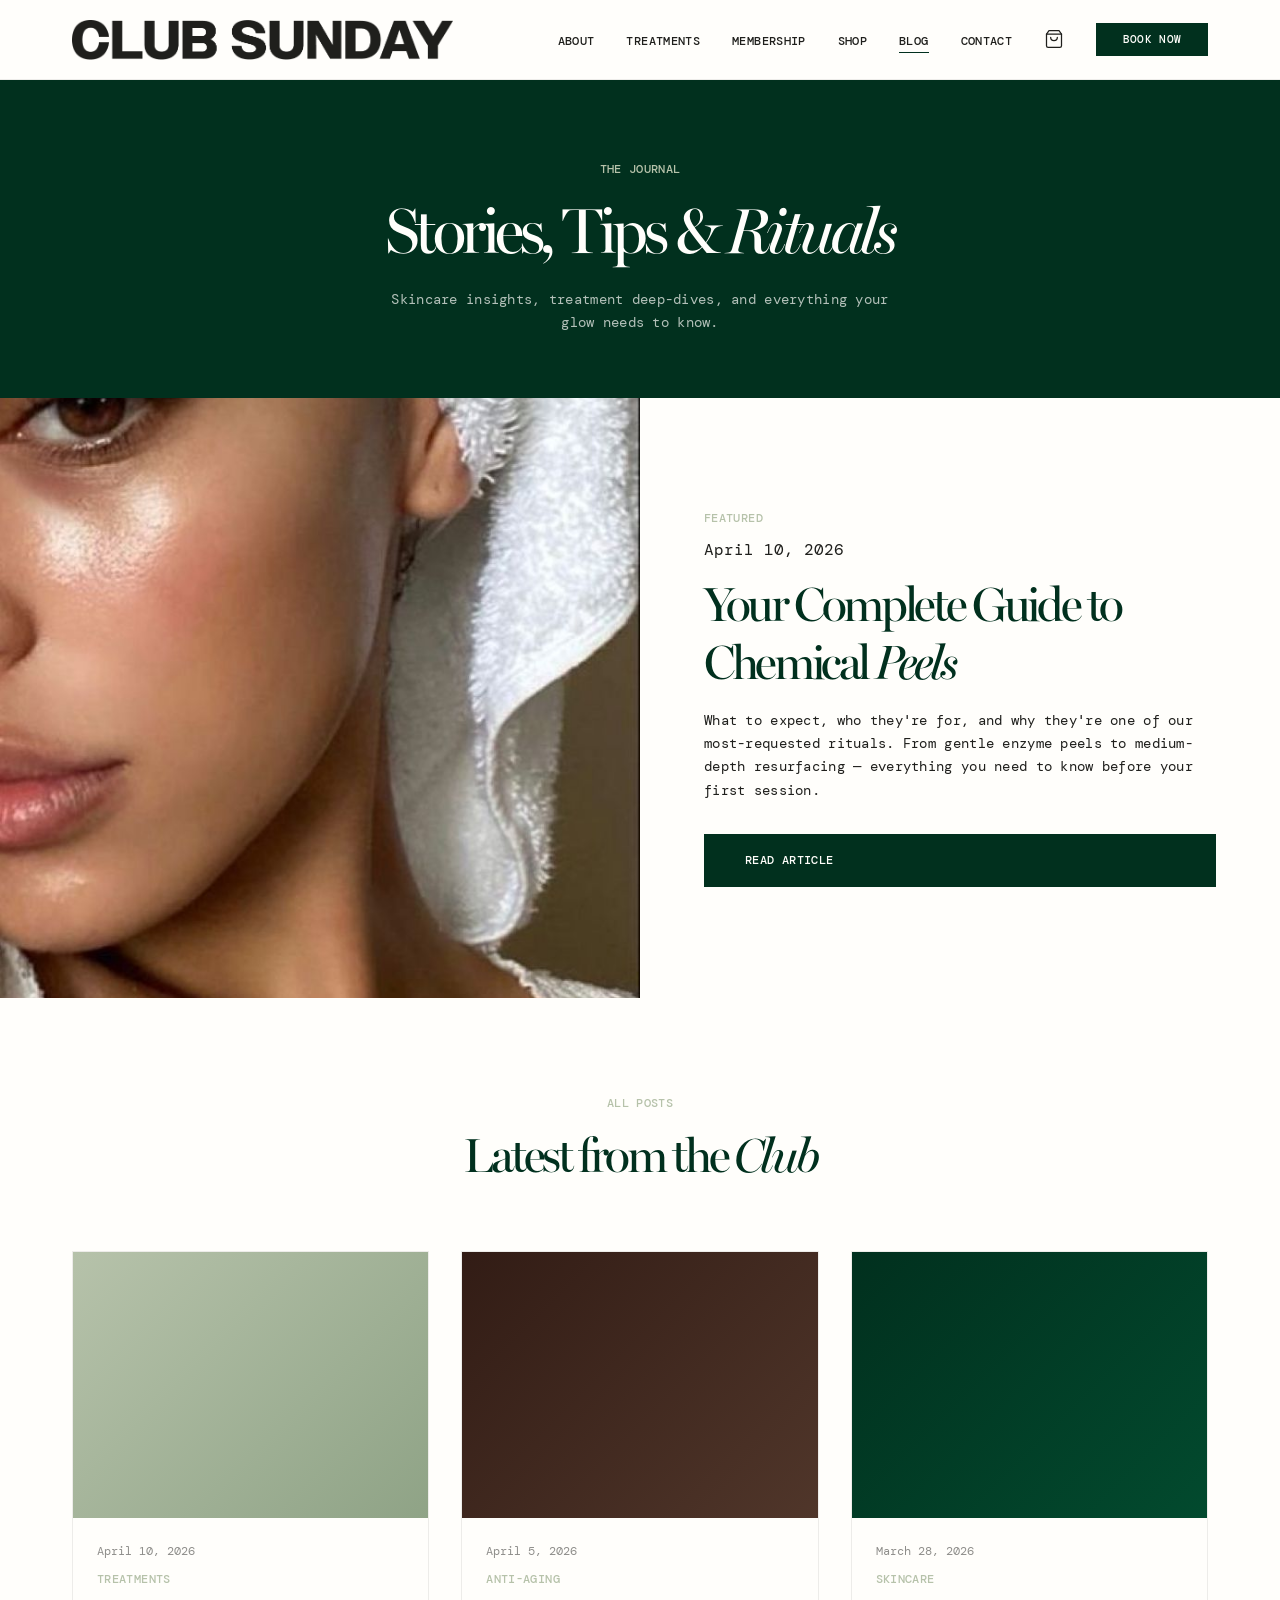
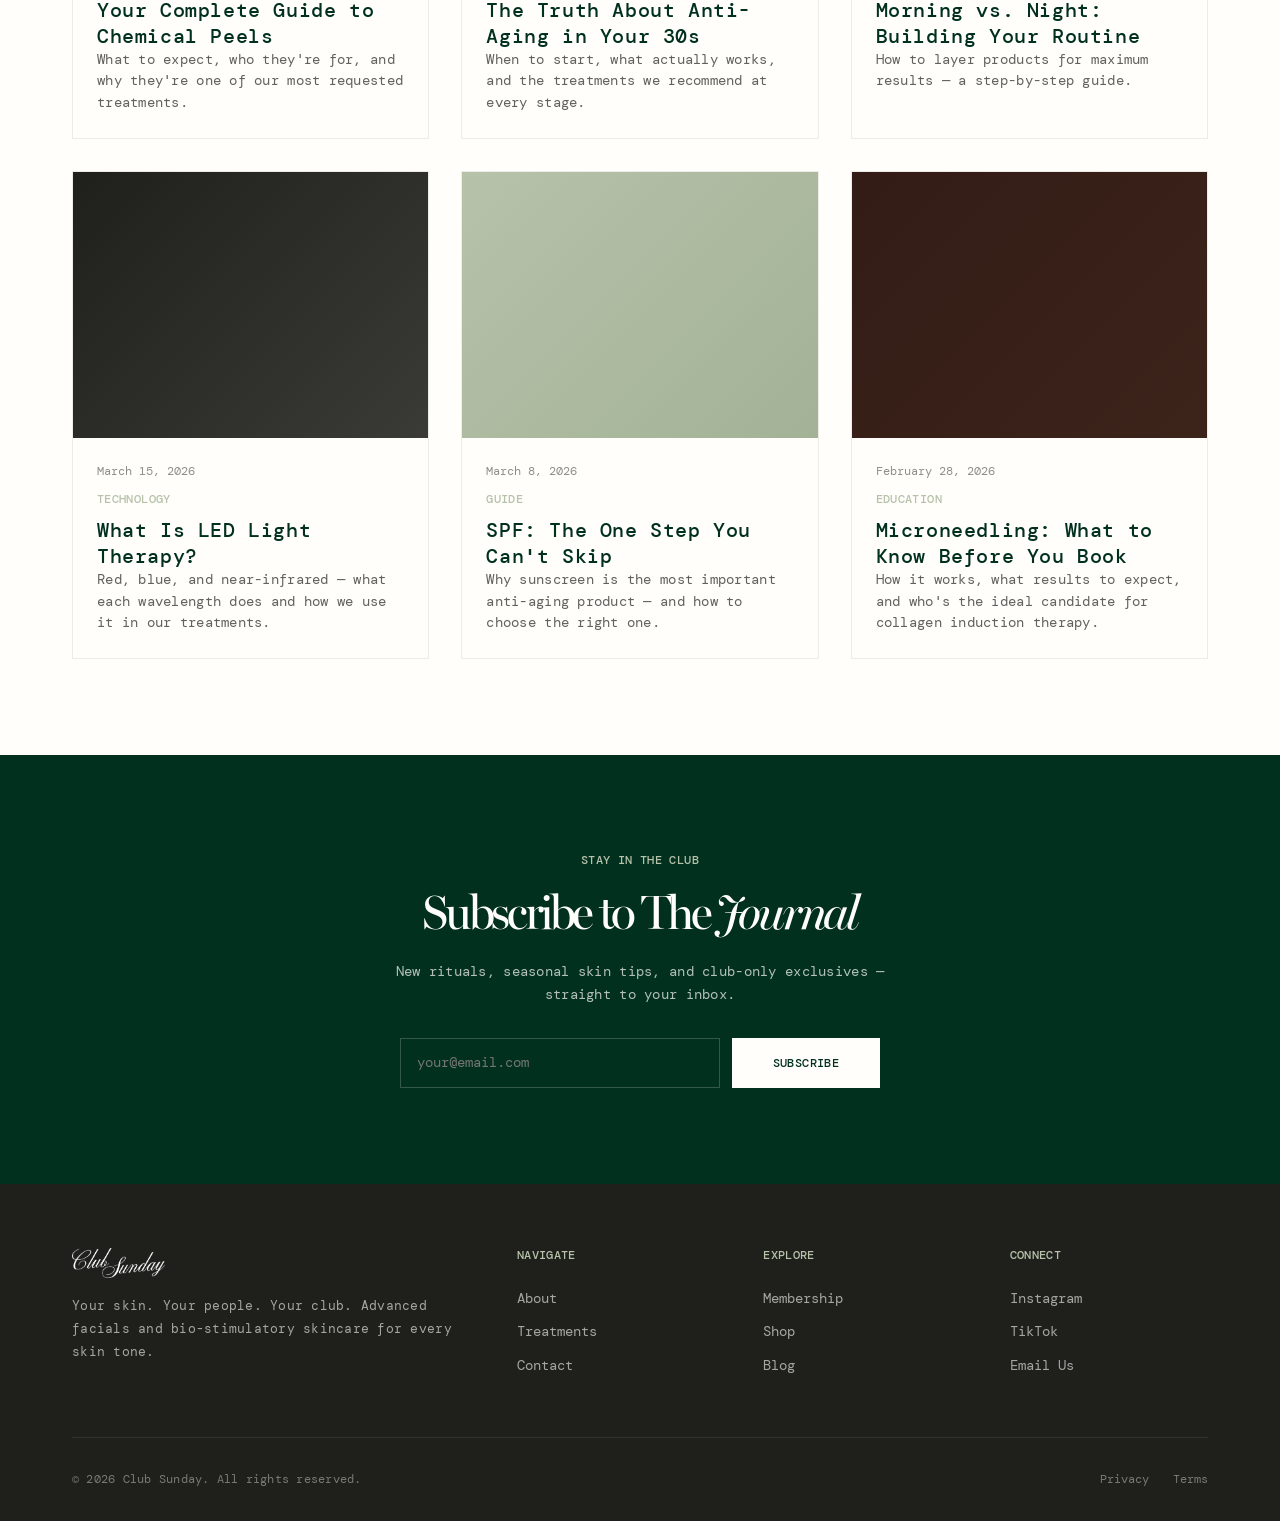
<file: blog.html>
<!DOCTYPE html>
<html lang="en">
<head>
  <meta charset="UTF-8">
  <meta name="viewport" content="width=device-width, initial-scale=1.0">
  <title>Club Sunday — The Journal</title>
  <link rel="stylesheet" href="css/styles.css">
</head>
<body>

  <!-- Navigation -->
  <nav class="nav">
    <div class="nav-inner">
      <a href="index.html" class="nav-logo">
        <img src="Assets/Logo/CLUB SUNDAYS.png" alt="Club Sunday">
      </a>
      <ul class="nav-links">
        <li><a href="about.html">About</a></li>
        <li><a href="treatments.html">Treatments</a></li>
        <li><a href="membership.html">Membership</a></li>
        <li><a href="shop.html">Shop</a></li>
        <li><a href="blog.html">Blog</a></li>
        <li><a href="contact.html">Contact</a></li>
        <li><a href="shop.html" class="nav-cart" aria-label="Cart"><svg xmlns="http://www.w3.org/2000/svg" viewBox="0 0 24 24" fill="none" stroke="currentColor" stroke-width="1.5" stroke-linecap="round" stroke-linejoin="round"><path d="M6 2L3 6v14a2 2 0 002 2h14a2 2 0 002-2V6l-3-4z"/><line x1="3" y1="6" x2="21" y2="6"/><path d="M16 10a4 4 0 01-8 0"/></svg><span class="cart-count" style="display:none;">0</span></a></li>
        <li><a href="contact.html" class="btn-book">Book Now</a></li>
      </ul>
      <button class="hamburger" aria-label="Toggle menu">
        <span></span>
        <span></span>
        <span></span>
      </button>
    </div>
  </nav>

  <div class="mobile-menu">
    <a href="about.html">About</a>
    <a href="treatments.html">Treatments</a>
    <a href="membership.html">Membership</a>
    <a href="shop.html">Shop</a>
    <a href="blog.html">Blog</a>
    <a href="contact.html">Contact</a>
    <a href="contact.html" class="btn-book-mobile">Book Now</a>
  </div>

  <!-- Page Header -->
  <section class="page-header">
    <div class="container">
      <span class="label">The Journal</span>
      <h1>Stories, Tips & <em>Rituals</em></h1>
      <p>Skincare insights, treatment deep-dives, and everything your glow needs to know.</p>
    </div>
  </section>

  <!-- Featured Post — Editorial Split -->
  <section class="editorial fade-in">
    <div class="editorial-image">
      <img src="Assets/Images/glow-towel.jpg" alt="Glowing skin — your complete guide to chemical peels">
    </div>
    <div class="editorial-text">
      <span class="label" style="color:var(--sage); display:block; margin-bottom:0.5rem;">Featured</span>
      <span class="date" style="display:block; margin-bottom:1rem;">April 10, 2026</span>
      <h2 style="color:var(--dark-green); margin-bottom:1rem;">Your Complete Guide to Chemical <em>Peels</em></h2>
      <p style="margin-bottom:2rem;">What to expect, who they're for, and why they're one of our most-requested rituals. From gentle enzyme peels to medium-depth resurfacing — everything you need to know before your first session.</p>
      <a href="#" class="btn btn-primary">Read Article</a>
    </div>
  </section>

  <!-- Blog Posts -->
  <section class="section">
    <div class="container">
      <div class="section-header fade-in">
        <span class="label">All Posts</span>
        <h2>Latest from the <em>Club</em></h2>
      </div>
      <div class="grid grid-3 fade-in">

        <!-- Post 1 -->
        <a href="#" class="card blog-card">
          <div class="card-image" style="background: linear-gradient(135deg, var(--sage) 0%, #8fa386 100%); aspect-ratio:4/3;"></div>
          <div class="card-body">
            <span class="date">April 10, 2026</span>
            <span class="label" style="margin-bottom:0.5rem; display:block;">Treatments</span>
            <h4 style="color:var(--dark-green);">Your Complete Guide to Chemical Peels</h4>
            <p>What to expect, who they're for, and why they're one of our most requested treatments.</p>
          </div>
        </a>

        <!-- Post 2 -->
        <a href="#" class="card blog-card">
          <div class="card-image" style="background: linear-gradient(135deg, var(--dark-brown) 0%, #50362a 100%); aspect-ratio:4/3;"></div>
          <div class="card-body">
            <span class="date">April 5, 2026</span>
            <span class="label" style="margin-bottom:0.5rem; display:block;">Anti-Aging</span>
            <h4 style="color:var(--dark-green);">The Truth About Anti-Aging in Your 30s</h4>
            <p>When to start, what actually works, and the treatments we recommend at every stage.</p>
          </div>
        </a>

        <!-- Post 3 -->
        <a href="#" class="card blog-card">
          <div class="card-image" style="background: linear-gradient(135deg, var(--dark-green) 0%, #024a2e 100%); aspect-ratio:4/3;"></div>
          <div class="card-body">
            <span class="date">March 28, 2026</span>
            <span class="label" style="margin-bottom:0.5rem; display:block;">Skincare</span>
            <h4 style="color:var(--dark-green);">Morning vs. Night: Building Your Routine</h4>
            <p>How to layer products for maximum results — a step-by-step guide.</p>
          </div>
        </a>

        <!-- Post 4 -->
        <a href="#" class="card blog-card">
          <div class="card-image" style="background: linear-gradient(135deg, var(--near-black) 0%, #3a3a37 100%); aspect-ratio:4/3;"></div>
          <div class="card-body">
            <span class="date">March 15, 2026</span>
            <span class="label" style="margin-bottom:0.5rem; display:block;">Technology</span>
            <h4 style="color:var(--dark-green);">What Is LED Light Therapy?</h4>
            <p>Red, blue, and near-infrared — what each wavelength does and how we use it in our treatments.</p>
          </div>
        </a>

        <!-- Post 5 -->
        <a href="#" class="card blog-card">
          <div class="card-image" style="background: linear-gradient(135deg, var(--sage) 0%, #a3b296 100%); aspect-ratio:4/3;"></div>
          <div class="card-body">
            <span class="date">March 8, 2026</span>
            <span class="label" style="margin-bottom:0.5rem; display:block;">Guide</span>
            <h4 style="color:var(--dark-green);">SPF: The One Step You Can't Skip</h4>
            <p>Why sunscreen is the most important anti-aging product — and how to choose the right one.</p>
          </div>
        </a>

        <!-- Post 6 -->
        <a href="#" class="card blog-card">
          <div class="card-image" style="background: linear-gradient(135deg, var(--dark-brown) 0%, #3d241b 100%); aspect-ratio:4/3;"></div>
          <div class="card-body">
            <span class="date">February 28, 2026</span>
            <span class="label" style="margin-bottom:0.5rem; display:block;">Education</span>
            <h4 style="color:var(--dark-green);">Microneedling: What to Know Before You Book</h4>
            <p>How it works, what results to expect, and who's the ideal candidate for collagen induction therapy.</p>
          </div>
        </a>

      </div>
    </div>
  </section>

  <!-- Newsletter CTA -->
  <section class="section bg-green">
    <div class="container text-center fade-in">
      <span class="label" style="color:var(--sage); display:block; margin-bottom:1rem;">Stay in the Club</span>
      <h2 style="color:var(--off-white); margin-bottom:1rem;">Subscribe to The <em>Journal</em></h2>
      <p style="color:rgba(255,254,251,0.7); margin:0 auto 2rem;">New rituals, seasonal skin tips, and club-only exclusives — straight to your inbox.</p>
      <form style="display:flex; gap:0.75rem; max-width:480px; margin:0 auto; flex-wrap:wrap; justify-content:center;">
        <input type="email" placeholder="your@email.com" required style="flex:1; min-width:200px; font-family:var(--font-mono); font-size:0.85rem; padding:0.75rem 1rem; border:1px solid rgba(255,254,251,0.2); background:transparent; color:var(--off-white); outline:none;">
        <button type="submit" class="btn btn-light">Subscribe</button>
      </form>
    </div>
  </section>

  <!-- Footer -->
  <footer class="footer">
    <div class="container">
      <div class="footer-grid">
        <div class="footer-brand">
          <img src="Assets/Logo/Secondary.png" alt="Club Sunday" style="filter: brightness(0) invert(1);">
          <p>Your skin. Your people. Your club. Advanced facials and bio-stimulatory skincare for every skin tone.</p>
        </div>
        <div class="footer-col">
          <h4>Navigate</h4>
          <a href="about.html">About</a>
          <a href="treatments.html">Treatments</a>
          <a href="contact.html">Contact</a>
        </div>
        <div class="footer-col">
          <h4>Explore</h4>
          <a href="membership.html">Membership</a>
          <a href="shop.html">Shop</a>
          <a href="blog.html">Blog</a>
        </div>
        <div class="footer-col">
          <h4>Connect</h4>
          <a href="https://instagram.com/TheClubSunday" target="_blank">Instagram</a>
          <a href="https://tiktok.com/@TheClubSunday" target="_blank">TikTok</a>
          <a href="mailto:hello@clubsunday.com">Email Us</a>
        </div>
      </div>
      <div class="footer-bottom">
        <p>&copy; 2026 Club Sunday. All rights reserved.</p>
        <div class="footer-socials">
          <a href="#">Privacy</a>
          <a href="#">Terms</a>
        </div>
      </div>
    </div>
  </footer>

  <script src="js/main.js"></script>
</body>
</html>
</file>
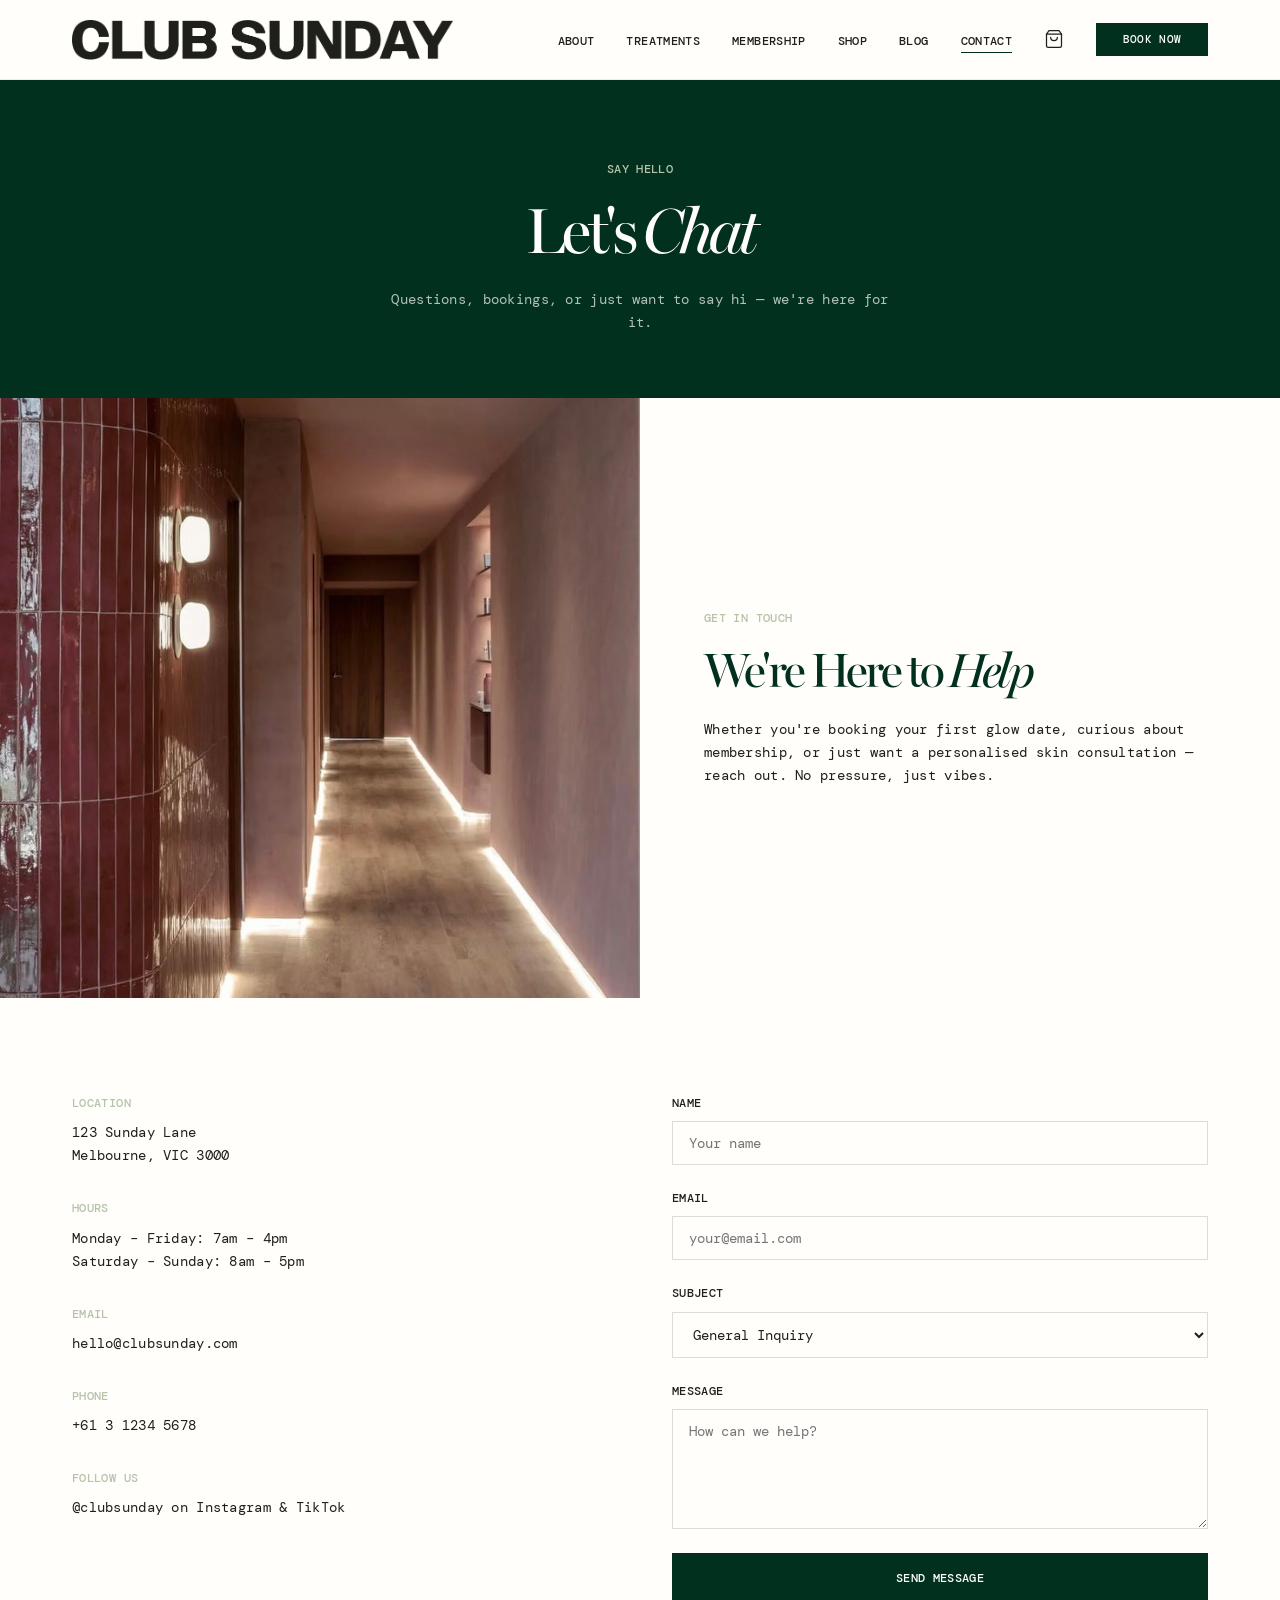
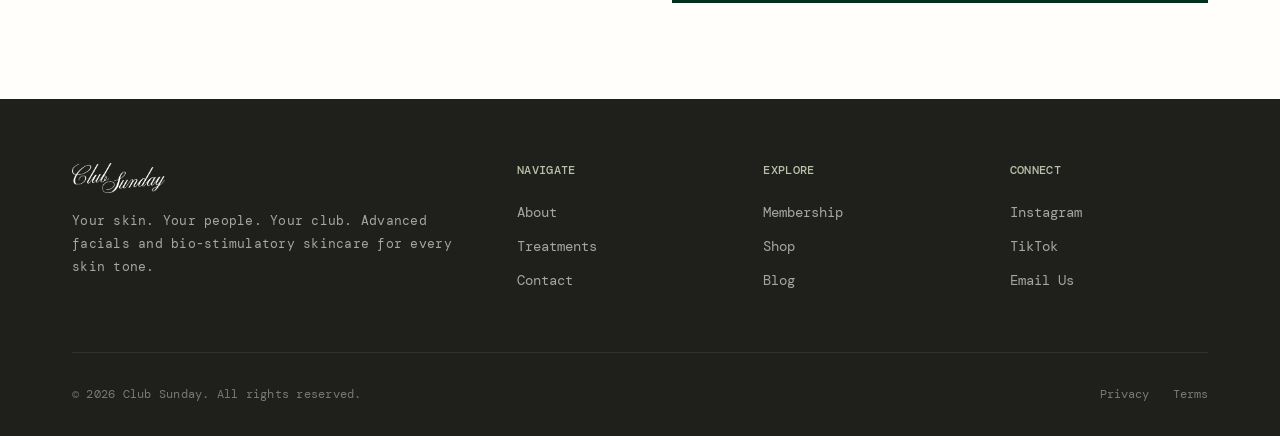
<file: contact.html>
<!DOCTYPE html>
<html lang="en">
<head>
  <meta charset="UTF-8">
  <meta name="viewport" content="width=device-width, initial-scale=1.0">
  <title>Club Sunday — Say Hello</title>
  <link rel="stylesheet" href="css/styles.css">
</head>
<body>

  <!-- Navigation -->
  <nav class="nav">
    <div class="nav-inner">
      <a href="index.html" class="nav-logo">
        <img src="Assets/Logo/CLUB SUNDAYS.png" alt="Club Sunday">
      </a>
      <ul class="nav-links">
        <li><a href="about.html">About</a></li>
        <li><a href="treatments.html">Treatments</a></li>
        <li><a href="membership.html">Membership</a></li>
        <li><a href="shop.html">Shop</a></li>
        <li><a href="blog.html">Blog</a></li>
        <li><a href="contact.html">Contact</a></li>
        <li><a href="shop.html" class="nav-cart" aria-label="Cart"><svg xmlns="http://www.w3.org/2000/svg" viewBox="0 0 24 24" fill="none" stroke="currentColor" stroke-width="1.5" stroke-linecap="round" stroke-linejoin="round"><path d="M6 2L3 6v14a2 2 0 002 2h14a2 2 0 002-2V6l-3-4z"/><line x1="3" y1="6" x2="21" y2="6"/><path d="M16 10a4 4 0 01-8 0"/></svg><span class="cart-count" style="display:none;">0</span></a></li>
        <li><a href="contact.html" class="btn-book">Book Now</a></li>
      </ul>
      <button class="hamburger" aria-label="Toggle menu">
        <span></span>
        <span></span>
        <span></span>
      </button>
    </div>
  </nav>

  <div class="mobile-menu">
    <a href="about.html">About</a>
    <a href="treatments.html">Treatments</a>
    <a href="membership.html">Membership</a>
    <a href="shop.html">Shop</a>
    <a href="blog.html">Blog</a>
    <a href="contact.html">Contact</a>
    <a href="contact.html" class="btn-book-mobile">Book Now</a>
  </div>

  <!-- Page Header -->
  <section class="page-header">
    <div class="container">
      <span class="label">Say Hello</span>
      <h1>Let's <em>Chat</em></h1>
      <p>Questions, bookings, or just want to say hi — we're here for it.</p>
    </div>
  </section>

  <!-- Editorial Split — Contact Intro -->
  <section class="editorial fade-in">
    <div class="editorial-image">
      <img src="Assets/Images/studio-hallway.jpg" alt="Inside Club Sunday — studio hallway">
    </div>
    <div class="editorial-text">
      <span class="label" style="color:var(--sage); display:block; margin-bottom:1rem;">Get in Touch</span>
      <h2 style="color:var(--dark-green); margin-bottom:1rem;">We're Here to <em>Help</em></h2>
      <p>Whether you're booking your first glow date, curious about membership, or just want a personalised skin consultation — reach out. No pressure, just vibes.</p>
    </div>
  </section>

  <!-- Contact Section -->
  <section class="section">
    <div class="container">
      <div class="contact-grid fade-in">

        <!-- Info -->
        <div class="contact-info">
          <div class="contact-info-item">
            <span class="label">Location</span>
            <p>123 Sunday Lane<br>Melbourne, VIC 3000</p>
          </div>
          <div class="contact-info-item">
            <span class="label">Hours</span>
            <p>Monday – Friday: 7am – 4pm<br>Saturday – Sunday: 8am – 5pm</p>
          </div>
          <div class="contact-info-item">
            <span class="label">Email</span>
            <p>hello@clubsunday.com</p>
          </div>
          <div class="contact-info-item">
            <span class="label">Phone</span>
            <p>+61 3 1234 5678</p>
          </div>
          <div class="contact-info-item">
            <span class="label">Follow Us</span>
            <p>@clubsunday on Instagram & TikTok</p>
          </div>
        </div>

        <!-- Form -->
        <form class="contact-form">
          <div class="form-group">
            <label for="name">Name</label>
            <input type="text" id="name" name="name" required placeholder="Your name">
          </div>
          <div class="form-group">
            <label for="email">Email</label>
            <input type="email" id="email" name="email" required placeholder="your@email.com">
          </div>
          <div class="form-group">
            <label for="subject">Subject</label>
            <select id="subject" name="subject">
              <option value="general">General Inquiry</option>
              <option value="membership">Membership</option>
              <option value="consultation">Free Consultation</option>
              <option value="treatment">Treatment Inquiry</option>
              <option value="press">Press & Media</option>
              <option value="other">Other</option>
            </select>
          </div>
          <div class="form-group">
            <label for="message">Message</label>
            <textarea id="message" name="message" required placeholder="How can we help?"></textarea>
          </div>
          <button type="submit" class="btn btn-primary">Send Message</button>
        </form>

      </div>
    </div>
  </section>

  <!-- Footer -->
  <footer class="footer">
    <div class="container">
      <div class="footer-grid">
        <div class="footer-brand">
          <img src="Assets/Logo/Secondary.png" alt="Club Sunday" style="filter: brightness(0) invert(1);">
          <p>Your skin. Your people. Your club. Advanced facials and bio-stimulatory skincare for every skin tone.</p>
        </div>
        <div class="footer-col">
          <h4>Navigate</h4>
          <a href="about.html">About</a>
          <a href="treatments.html">Treatments</a>
          <a href="contact.html">Contact</a>
        </div>
        <div class="footer-col">
          <h4>Explore</h4>
          <a href="membership.html">Membership</a>
          <a href="shop.html">Shop</a>
          <a href="blog.html">Blog</a>
        </div>
        <div class="footer-col">
          <h4>Connect</h4>
          <a href="https://instagram.com/TheClubSunday" target="_blank">Instagram</a>
          <a href="https://tiktok.com/@TheClubSunday" target="_blank">TikTok</a>
          <a href="mailto:hello@clubsunday.com">Email Us</a>
        </div>
      </div>
      <div class="footer-bottom">
        <p>&copy; 2026 Club Sunday. All rights reserved.</p>
        <div class="footer-socials">
          <a href="#">Privacy</a>
          <a href="#">Terms</a>
        </div>
      </div>
    </div>
  </footer>

  <script src="js/main.js"></script>
</body>
</html>
</file>
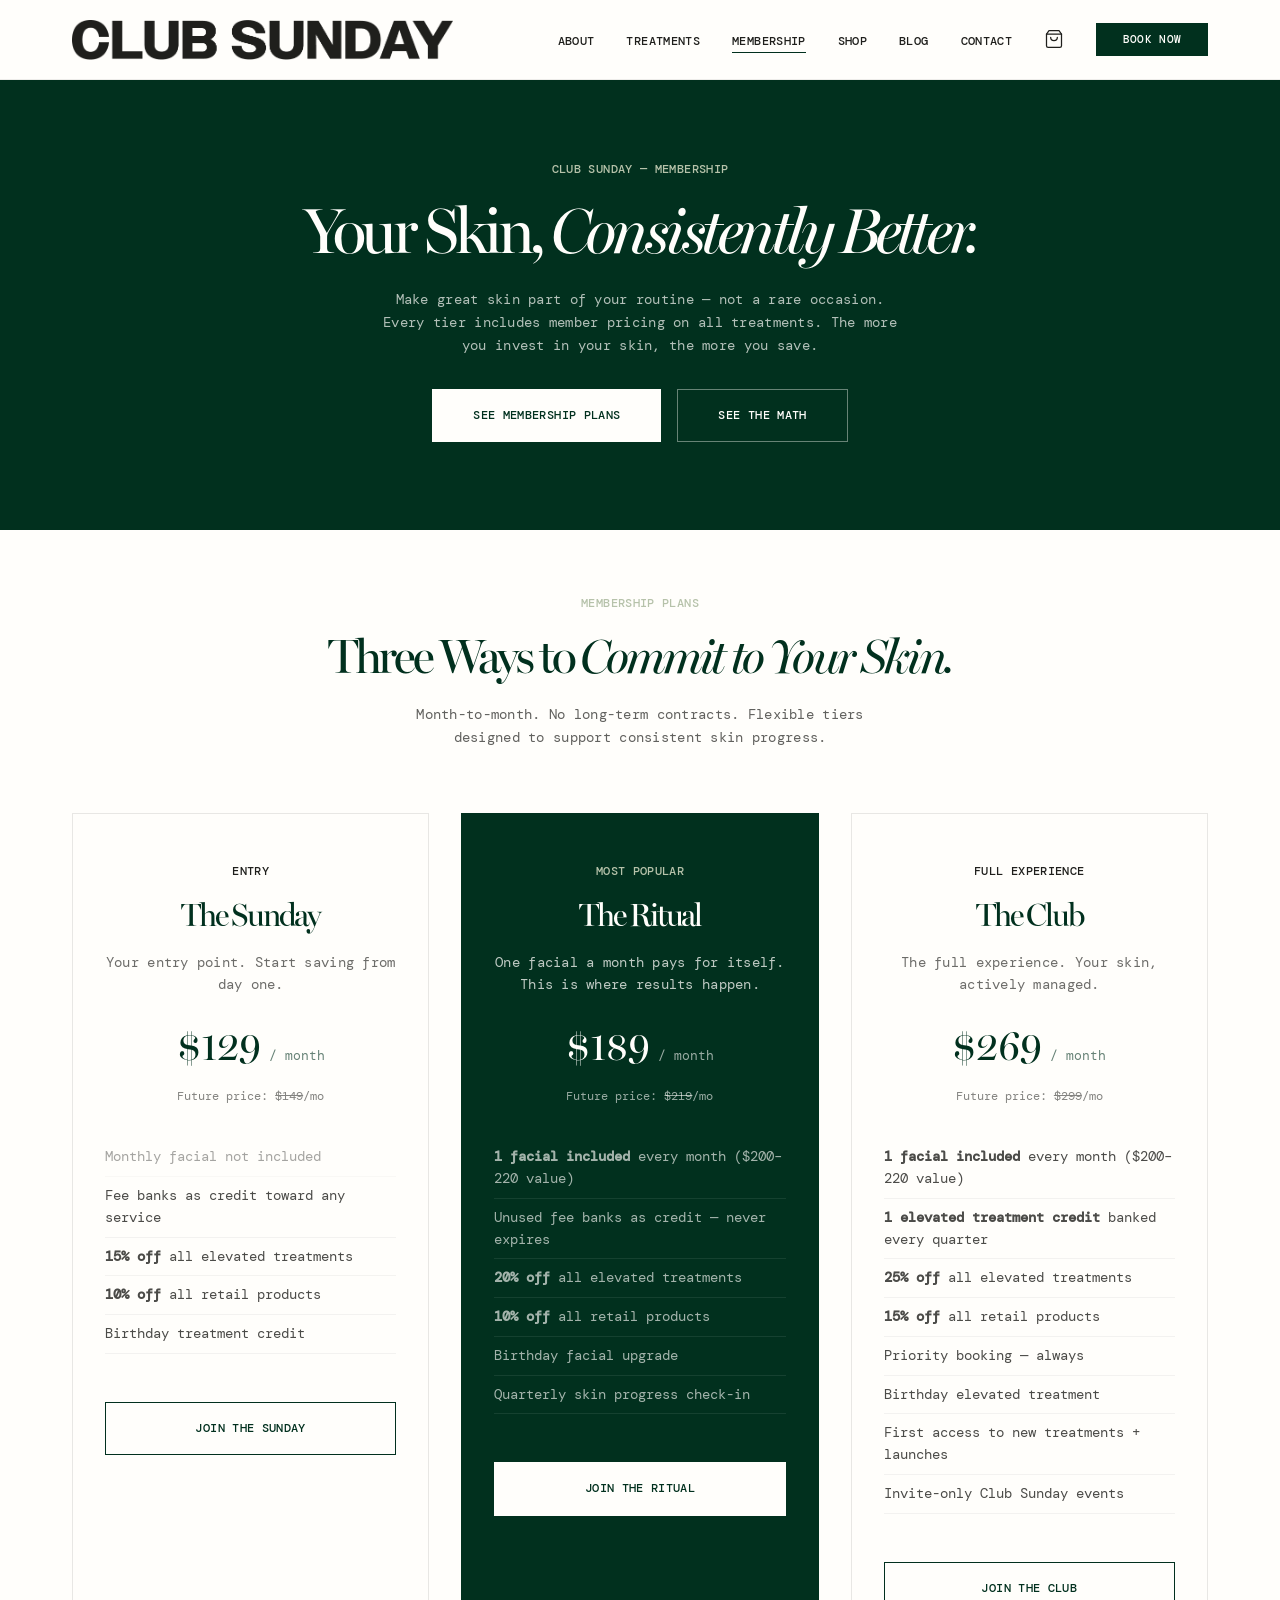
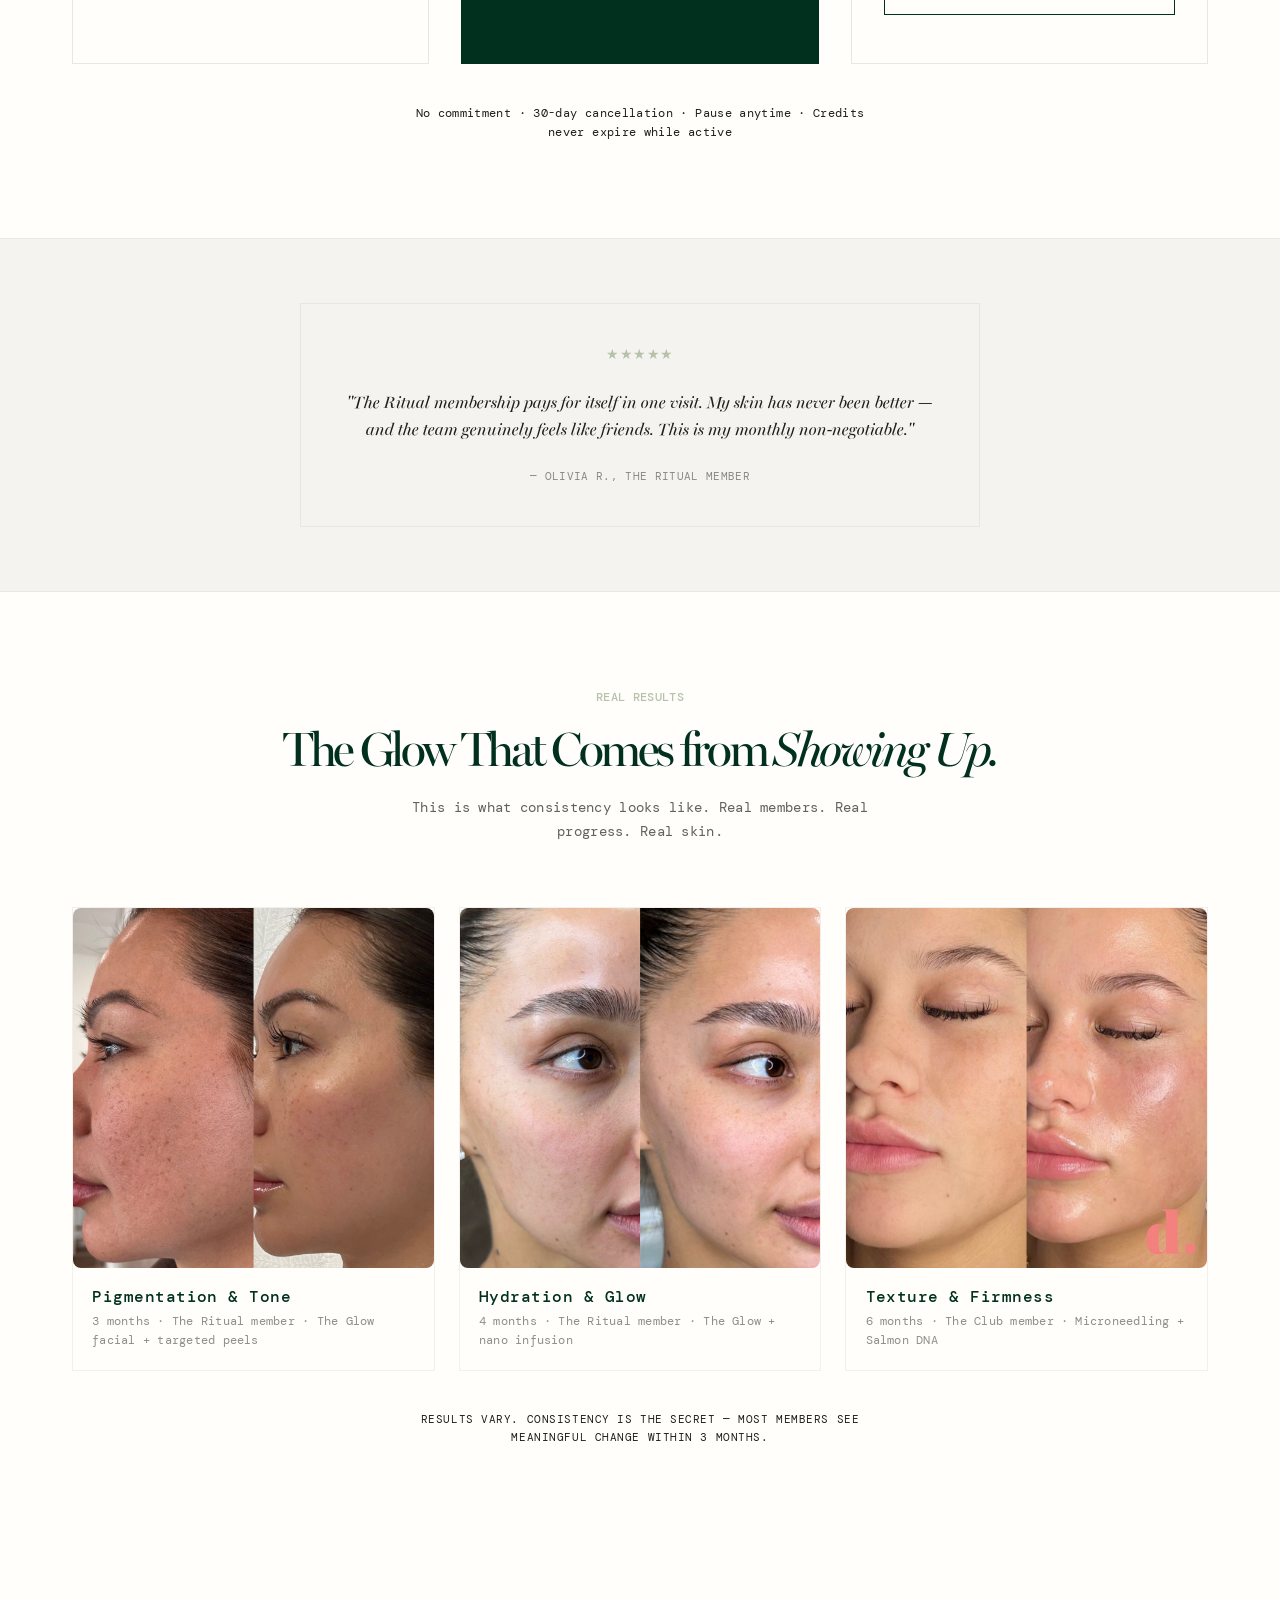
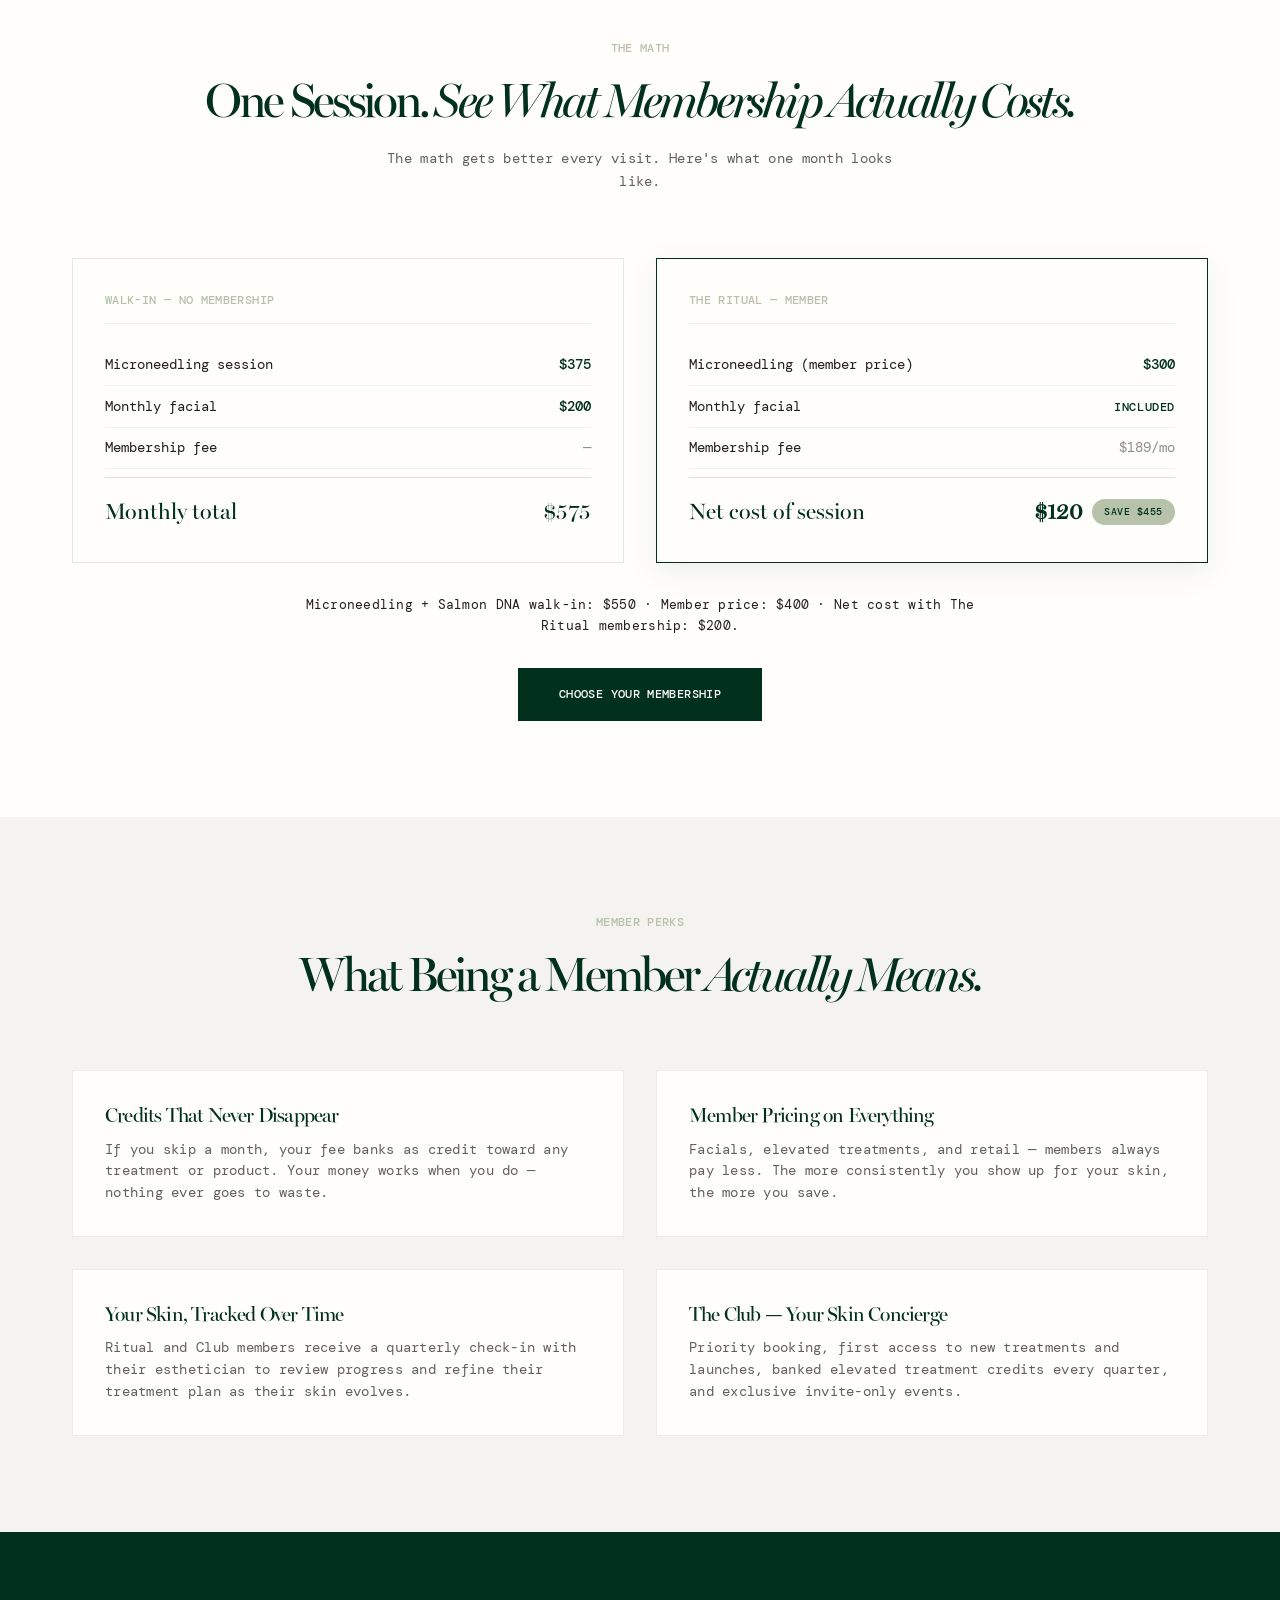
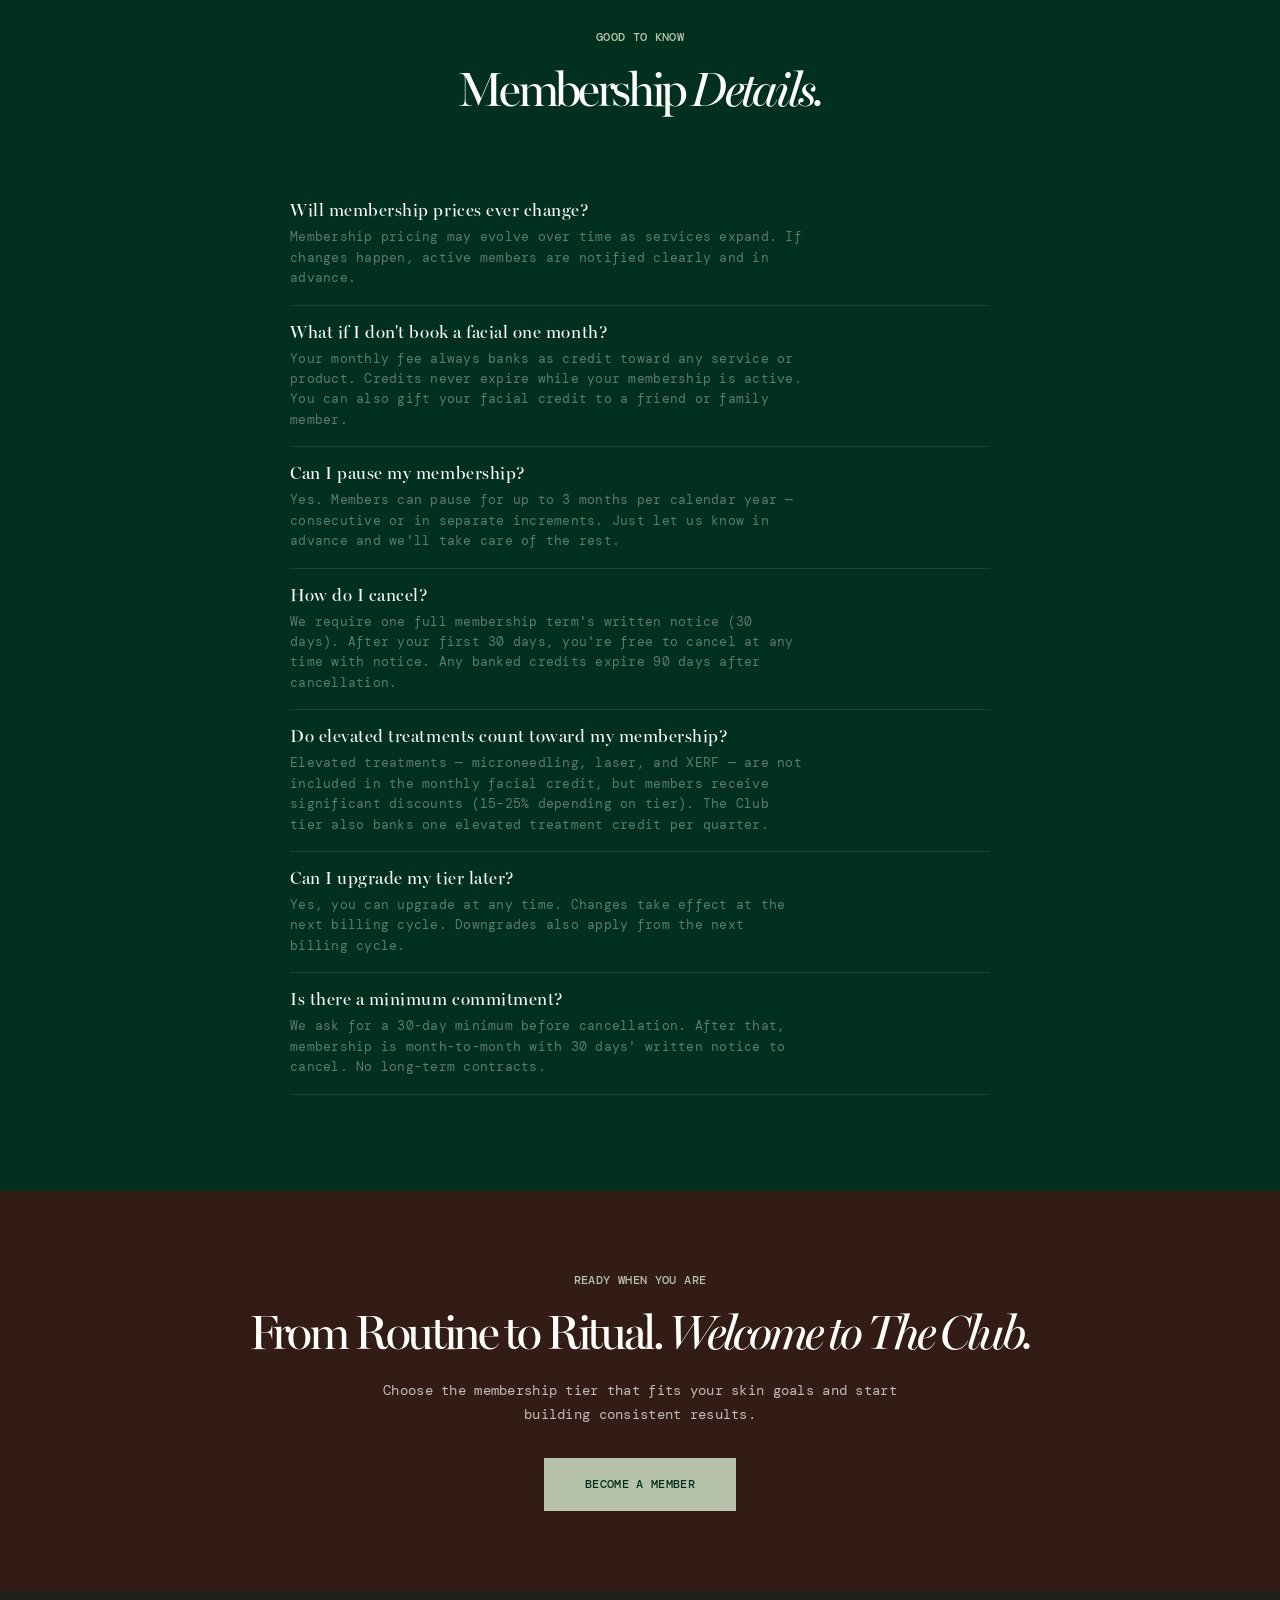
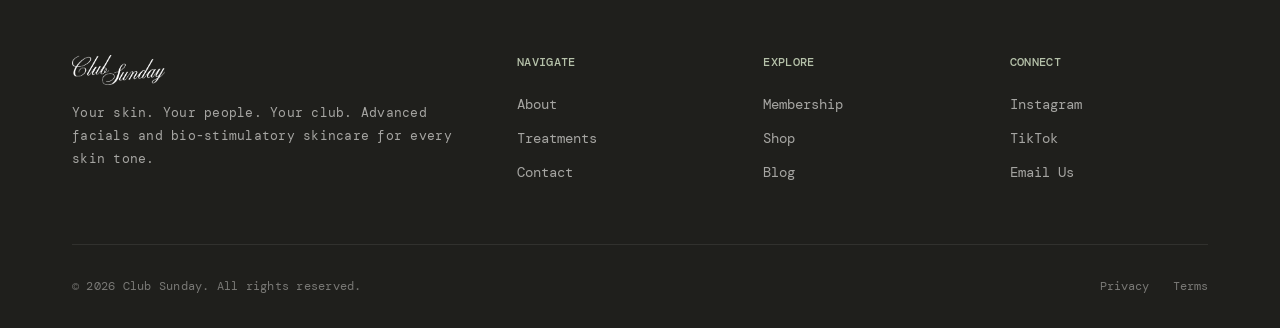
<file: membership.html>
<!DOCTYPE html>
<html lang="en">
<head>
  <meta charset="UTF-8">
  <meta name="viewport" content="width=device-width, initial-scale=1.0">
  <title>Club Sunday — Your Monthly Glow Date</title>
  <link rel="stylesheet" href="css/styles.css">
</head>
<body>

  <!-- Navigation -->
  <nav class="nav">
    <div class="nav-inner">
      <a href="index.html" class="nav-logo">
        <img src="Assets/Logo/CLUB SUNDAYS.png" alt="Club Sunday">
      </a>
      <ul class="nav-links">
        <li><a href="about.html">About</a></li>
        <li><a href="treatments.html">Treatments</a></li>
        <li><a href="membership.html">Membership</a></li>
        <li><a href="shop.html">Shop</a></li>
        <li><a href="blog.html">Blog</a></li>
        <li><a href="contact.html">Contact</a></li>
        <li><a href="shop.html" class="nav-cart" aria-label="Cart"><svg xmlns="http://www.w3.org/2000/svg" viewBox="0 0 24 24" fill="none" stroke="currentColor" stroke-width="1.5" stroke-linecap="round" stroke-linejoin="round"><path d="M6 2L3 6v14a2 2 0 002 2h14a2 2 0 002-2V6l-3-4z"/><line x1="3" y1="6" x2="21" y2="6"/><path d="M16 10a4 4 0 01-8 0"/></svg><span class="cart-count" style="display:none;">0</span></a></li>
        <li><a href="contact.html" class="btn-book">Book Now</a></li>
      </ul>
      <button class="hamburger" aria-label="Toggle menu">
        <span></span>
        <span></span>
        <span></span>
      </button>
    </div>
  </nav>

  <div class="mobile-menu">
    <a href="about.html">About</a>
    <a href="treatments.html">Treatments</a>
    <a href="membership.html">Membership</a>
    <a href="shop.html">Shop</a>
    <a href="blog.html">Blog</a>
    <a href="contact.html">Contact</a>
    <a href="contact.html" class="btn-book-mobile">Book Now</a>
  </div>

  <!-- Page Header / Hero -->
  <section class="page-header membership-hero">
    <div class="container">
      <span class="label">Club Sunday — Membership</span>
      <h1>Your Skin, <em>Consistently Better.</em></h1>
      <p>Make great skin part of your routine — not a rare occasion. Every tier includes member pricing on all treatments. The more you invest in your skin, the more you save.</p>
      <div class="hero-ctas">
        <a href="#membership" class="btn btn-light">See Membership Plans</a>
        <a href="#math" class="btn btn-outline-light">See the Math</a>
      </div>
    </div>
  </section>

  <!-- Membership Tiers (FIRST — the offer) -->
  <section class="section" id="membership" style="padding-top:4rem;">
    <div class="container">
      <div class="section-header fade-in">
        <span class="label">Membership Plans</span>
        <h2>Three Ways to <em>Commit to Your Skin.</em></h2>
        <p>Month-to-month. No long-term contracts. Flexible tiers designed to support consistent skin progress.</p>
      </div>
      <div class="grid grid-3 fade-in">

        <!-- The Sunday -->
        <div class="tier-card">
          <span class="label">Entry</span>
          <h3>The Sunday</h3>
          <p class="tier-tagline">Your entry point. Start saving from day one.</p>
          <div class="tier-price">$129<span> / month</span></div>
          <div class="tier-future">Future price: <s>$149</s>/mo</div>
          <ul>
            <li class="muted-li">Monthly facial not included</li>
            <li>Fee banks as credit toward any service</li>
            <li><strong>15% off</strong> all elevated treatments</li>
            <li><strong>10% off</strong> all retail products</li>
            <li>Birthday treatment credit</li>
          </ul>
          <a href="mailto:hello@clubsunday.com" class="btn btn-secondary">Join The Sunday</a>
        </div>

        <!-- The Ritual (Featured) -->
        <div class="tier-card featured">
          <span class="label">Most Popular</span>
          <h3>The Ritual</h3>
          <p class="tier-tagline">One facial a month pays for itself. This is where results happen.</p>
          <div class="tier-price">$189<span> / month</span></div>
          <div class="tier-future">Future price: <s>$219</s>/mo</div>
          <ul>
            <li><strong>1 facial included</strong> every month ($200–220 value)</li>
            <li>Unused fee banks as credit — never expires</li>
            <li><strong>20% off</strong> all elevated treatments</li>
            <li><strong>10% off</strong> all retail products</li>
            <li>Birthday facial upgrade</li>
            <li>Quarterly skin progress check-in</li>
          </ul>
          <a href="mailto:hello@clubsunday.com" class="btn btn-light">Join The Ritual</a>
        </div>

        <!-- The Club -->
        <div class="tier-card">
          <span class="label">Full Experience</span>
          <h3>The Club</h3>
          <p class="tier-tagline">The full experience. Your skin, actively managed.</p>
          <div class="tier-price">$269<span> / month</span></div>
          <div class="tier-future">Future price: <s>$299</s>/mo</div>
          <ul>
            <li><strong>1 facial included</strong> every month ($200–220 value)</li>
            <li><strong>1 elevated treatment credit</strong> banked every quarter</li>
            <li><strong>25% off</strong> all elevated treatments</li>
            <li><strong>15% off</strong> all retail products</li>
            <li>Priority booking — always</li>
            <li>Birthday elevated treatment</li>
            <li>First access to new treatments + launches</li>
            <li>Invite-only Club Sunday events</li>
          </ul>
          <a href="mailto:hello@clubsunday.com" class="btn btn-secondary">Join The Club</a>
        </div>

      </div>
      <p class="trust-row fade-in">No commitment · 30-day cancellation · Pause anytime · Credits never expire while active</p>
    </div>
  </section>

  <!-- Social Proof Strip -->
  <section class="section social-proof-strip">
    <div class="container">
      <div class="testimonials fade-in" style="grid-template-columns:1fr; max-width:680px; margin:0 auto;">
        <div class="testimonial" style="text-align:center;">
          <div class="stars">★★★★★</div>
          <blockquote>"The Ritual membership pays for itself in one visit. My skin has never been better — and the team genuinely feels like friends. This is my monthly non-negotiable."</blockquote>
          <cite>— Olivia R., The Ritual Member</cite>
        </div>
      </div>
    </div>
  </section>

  <!-- Real Results / Before & After -->
  <section class="section">
    <div class="container">
      <div class="section-header fade-in">
        <span class="label">Real Results</span>
        <h2>The Glow That Comes from <em>Showing Up.</em></h2>
        <p>This is what consistency looks like. Real members. Real progress. Real skin.</p>
      </div>
      <div class="results-grid fade-in">
        <div class="result-card">
          <div class="result-images">
            <div>
              <img src="Assets/Images/results-pigmentation.jpg" alt="Before and after — pigmentation and tone improvement">
            </div>
          </div>
          <div class="result-info">
            <h4>Pigmentation &amp; Tone</h4>
            <p>3 months · The Ritual member · The Glow facial + targeted peels</p>
          </div>
        </div>
        <div class="result-card">
          <div class="result-images">
            <div>
              <img src="Assets/Images/results-hydration.jpg" alt="Before and after — hydration and glow">
            </div>
          </div>
          <div class="result-info">
            <h4>Hydration &amp; Glow</h4>
            <p>4 months · The Ritual member · The Glow + nano infusion</p>
          </div>
        </div>
        <div class="result-card">
          <div class="result-images">
            <div>
              <img src="Assets/Images/results-texture.jpg" alt="Before and after — texture and firmness">
            </div>
          </div>
          <div class="result-info">
            <h4>Texture &amp; Firmness</h4>
            <p>6 months · The Club member · Microneedling + Salmon DNA</p>
          </div>
        </div>
      </div>
      <p class="results-disclaimer fade-in">Results vary. Consistency is the secret — most members see meaningful change within 3 months.</p>
    </div>
  </section>

  <!-- The Math (ROI / Objection: "Is it worth it?") -->
  <section class="section" id="math">
    <div class="container">
      <div class="section-header fade-in">
        <span class="label">The Math</span>
        <h2>One Session. <em>See What Membership Actually Costs.</em></h2>
        <p>The math gets better every visit. Here's what one month looks like.</p>
      </div>
      <div class="grid grid-2 fade-in">
        <div class="math-card">
          <span class="label">Walk-in — No Membership</span>
          <div class="math-row"><span>Microneedling session</span><span class="val">$375</span></div>
          <div class="math-row"><span>Monthly facial</span><span class="val">$200</span></div>
          <div class="math-row"><span>Membership fee</span><span class="muted">—</span></div>
          <div class="math-total"><span>Monthly total</span><span>$575</span></div>
        </div>
        <div class="math-card math-card-highlight">
          <span class="label">The Ritual — Member</span>
          <div class="math-row"><span>Microneedling (member price)</span><span class="val">$300</span></div>
          <div class="math-row"><span>Monthly facial</span><span class="included">Included</span></div>
          <div class="math-row"><span>Membership fee</span><span class="muted">$189/mo</span></div>
          <div class="math-total">
            <span>Net cost of session</span>
            <span class="math-savings"><strong>$120</strong> <span class="save-pill">Save $455</span></span>
          </div>
        </div>
      </div>
      <p class="math-note fade-in">Microneedling + Salmon DNA walk-in: $550 · Member price: $400 · Net cost with The Ritual membership: $200.</p>
      <div class="text-center fade-in" style="margin-top:2rem;">
        <a href="#membership" class="btn btn-primary">Choose Your Membership</a>
      </div>
    </div>
  </section>

  <!-- Member Perks -->
  <section class="section" style="background:#f5f3ef;">
    <div class="container">
      <div class="section-header fade-in">
        <span class="label">Member Perks</span>
        <h2>What Being a Member <em>Actually Means.</em></h2>
      </div>
      <div class="grid grid-2 fade-in">
        <div class="perk-card">
          <h4>Credits That Never Disappear</h4>
          <p>If you skip a month, your fee banks as credit toward any treatment or product. Your money works when you do — nothing ever goes to waste.</p>
        </div>
        <div class="perk-card">
          <h4>Member Pricing on Everything</h4>
          <p>Facials, elevated treatments, and retail — members always pay less. The more consistently you show up for your skin, the more you save.</p>
        </div>
        <div class="perk-card">
          <h4>Your Skin, Tracked Over Time</h4>
          <p>Ritual and Club members receive a quarterly check-in with their esthetician to review progress and refine their treatment plan as their skin evolves.</p>
        </div>
        <div class="perk-card">
          <h4>The Club — Your Skin Concierge</h4>
          <p>Priority booking, first access to new treatments and launches, banked elevated treatment credits every quarter, and exclusive invite-only events.</p>
        </div>
      </div>
    </div>
  </section>

  <!-- FAQ Section (objection handling) -->
  <section class="section bg-green" id="faq">
    <div class="container">
      <div class="section-header fade-in">
        <span class="label" style="color:var(--sage);">Good to Know</span>
        <h2 style="color:var(--off-white);">Membership <em>Details.</em></h2>
      </div>
      <div class="fade-in" style="max-width:700px; margin:0 auto;">
        <div class="menu-item" style="border-color:rgba(255,254,251,0.1);">
          <div class="menu-item-info">
            <h4 style="color:var(--off-white);">Will membership prices ever change?</h4>
            <p style="color:rgba(255,254,251,0.6);">Membership pricing may evolve over time as services expand. If changes happen, active members are notified clearly and in advance.</p>
          </div>
        </div>
        <div class="menu-item" style="border-color:rgba(255,254,251,0.1);">
          <div class="menu-item-info">
            <h4 style="color:var(--off-white);">What if I don't book a facial one month?</h4>
            <p style="color:rgba(255,254,251,0.6);">Your monthly fee always banks as credit toward any service or product. Credits never expire while your membership is active. You can also gift your facial credit to a friend or family member.</p>
          </div>
        </div>
        <div class="menu-item" style="border-color:rgba(255,254,251,0.1);">
          <div class="menu-item-info">
            <h4 style="color:var(--off-white);">Can I pause my membership?</h4>
            <p style="color:rgba(255,254,251,0.6);">Yes. Members can pause for up to 3 months per calendar year — consecutive or in separate increments. Just let us know in advance and we'll take care of the rest.</p>
          </div>
        </div>
        <div class="menu-item" style="border-color:rgba(255,254,251,0.1);">
          <div class="menu-item-info">
            <h4 style="color:var(--off-white);">How do I cancel?</h4>
            <p style="color:rgba(255,254,251,0.6);">We require one full membership term's written notice (30 days). After your first 30 days, you're free to cancel at any time with notice. Any banked credits expire 90 days after cancellation.</p>
          </div>
        </div>
        <div class="menu-item" style="border-color:rgba(255,254,251,0.1);">
          <div class="menu-item-info">
            <h4 style="color:var(--off-white);">Do elevated treatments count toward my membership?</h4>
            <p style="color:rgba(255,254,251,0.6);">Elevated treatments — microneedling, laser, and XERF — are not included in the monthly facial credit, but members receive significant discounts (15–25% depending on tier). The Club tier also banks one elevated treatment credit per quarter.</p>
          </div>
        </div>
        <div class="menu-item" style="border-color:rgba(255,254,251,0.1);">
          <div class="menu-item-info">
            <h4 style="color:var(--off-white);">Can I upgrade my tier later?</h4>
            <p style="color:rgba(255,254,251,0.6);">Yes, you can upgrade at any time. Changes take effect at the next billing cycle. Downgrades also apply from the next billing cycle.</p>
          </div>
        </div>
        <div class="menu-item" style="border-color:rgba(255,254,251,0.1);">
          <div class="menu-item-info">
            <h4 style="color:var(--off-white);">Is there a minimum commitment?</h4>
            <p style="color:rgba(255,254,251,0.6);">We ask for a 30-day minimum before cancellation. After that, membership is month-to-month with 30 days' written notice to cancel. No long-term contracts.</p>
          </div>
        </div>
      </div>
    </div>
  </section>

  <!-- Final CTA -->
  <section class="section final-cta">
    <div class="container text-center fade-in">
      <span class="label">Ready When You Are</span>
      <h2>From Routine to Ritual. <em>Welcome to The Club.</em></h2>
      <p style="margin:1rem auto 2rem;">Choose the membership tier that fits your skin goals and start building consistent results.</p>
      <a href="#membership" class="btn btn-primary">Become a Member</a>
    </div>
  </section>

  <!-- Footer -->
  <footer class="footer">
    <div class="container">
      <div class="footer-grid">
        <div class="footer-brand">
          <img src="Assets/Logo/Secondary.png" alt="Club Sunday" style="filter: brightness(0) invert(1);">
          <p>Your skin. Your people. Your club. Advanced facials and bio-stimulatory skincare for every skin tone.</p>
        </div>
        <div class="footer-col">
          <h4>Navigate</h4>
          <a href="about.html">About</a>
          <a href="treatments.html">Treatments</a>
          <a href="contact.html">Contact</a>
        </div>
        <div class="footer-col">
          <h4>Explore</h4>
          <a href="membership.html">Membership</a>
          <a href="shop.html">Shop</a>
          <a href="blog.html">Blog</a>
        </div>
        <div class="footer-col">
          <h4>Connect</h4>
          <a href="https://instagram.com/TheClubSunday" target="_blank">Instagram</a>
          <a href="https://tiktok.com/@TheClubSunday" target="_blank">TikTok</a>
          <a href="mailto:hello@clubsunday.com">Email Us</a>
        </div>
      </div>
      <div class="footer-bottom">
        <p>&copy; 2026 Club Sunday. All rights reserved.</p>
        <div class="footer-socials">
          <a href="#">Privacy</a>
          <a href="#">Terms</a>
        </div>
      </div>
    </div>
  </footer>

  <script src="js/main.js"></script>
</body>
</html>
</file>
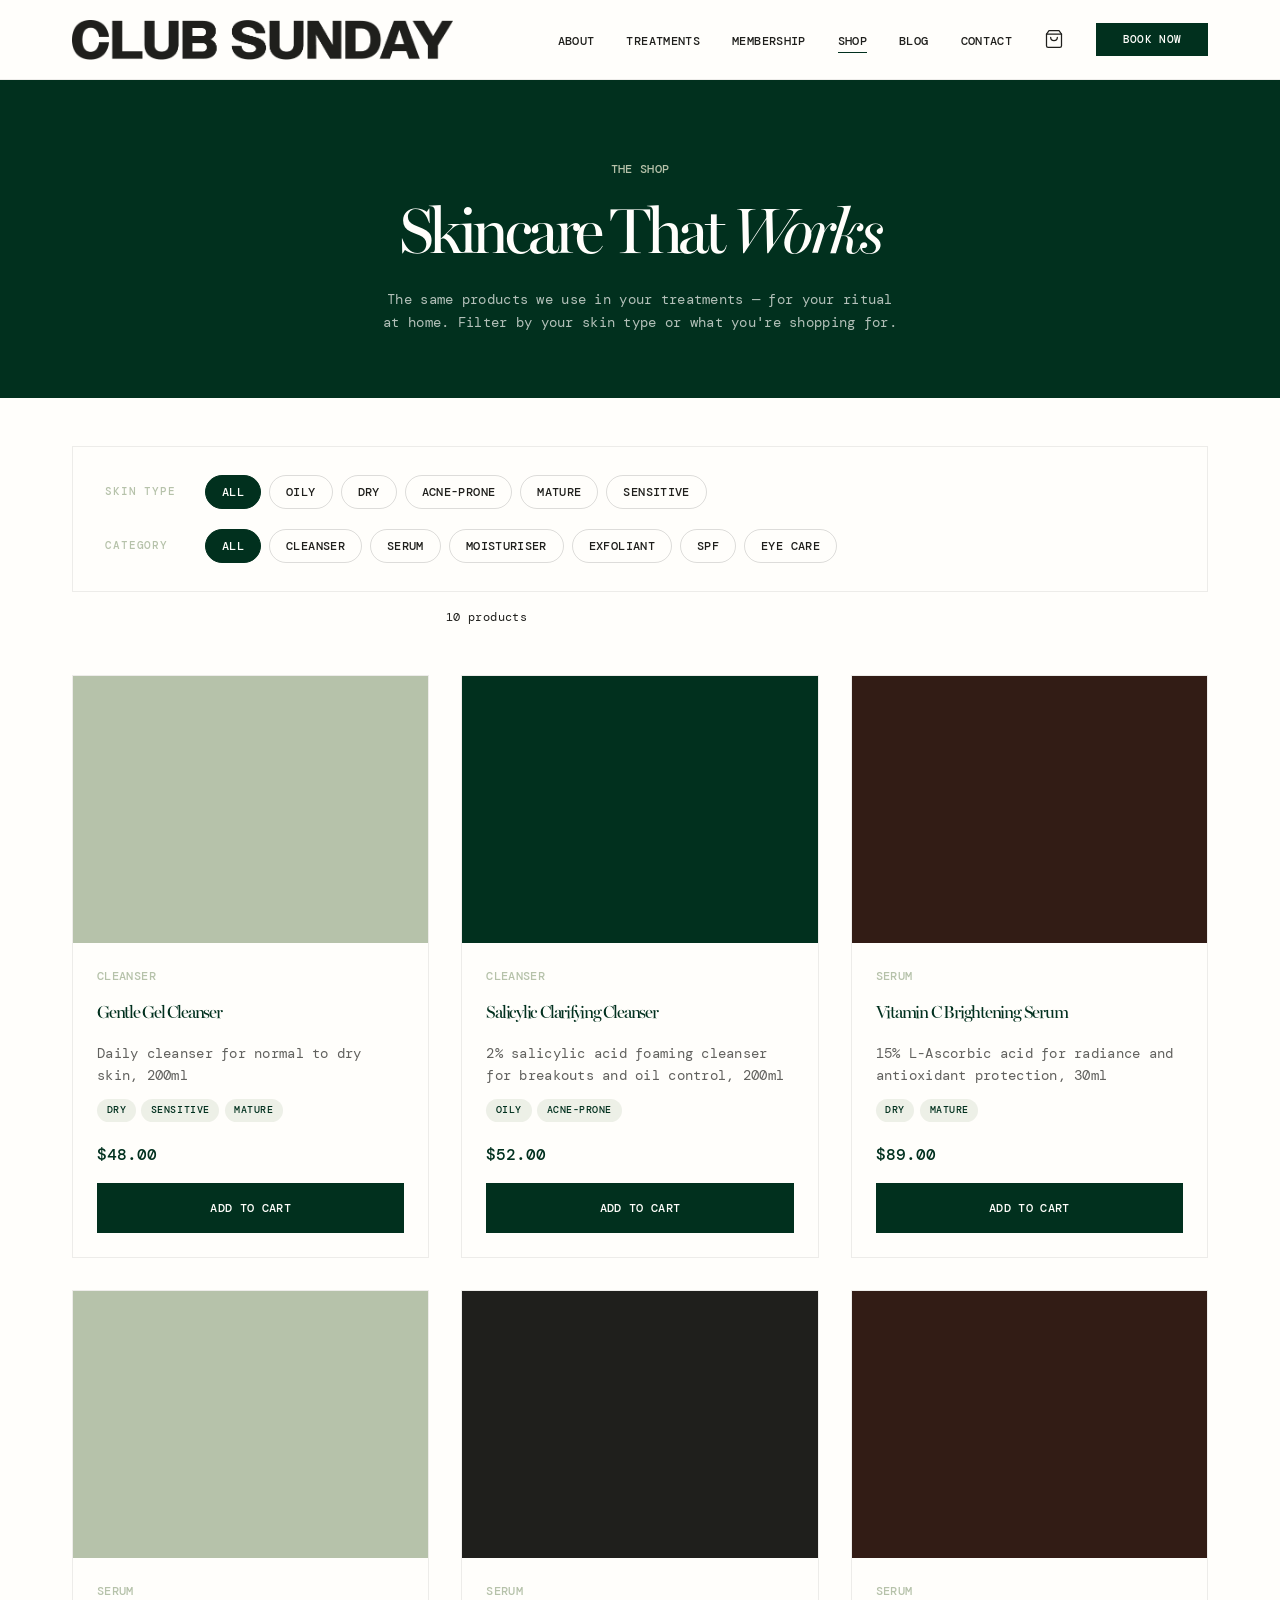
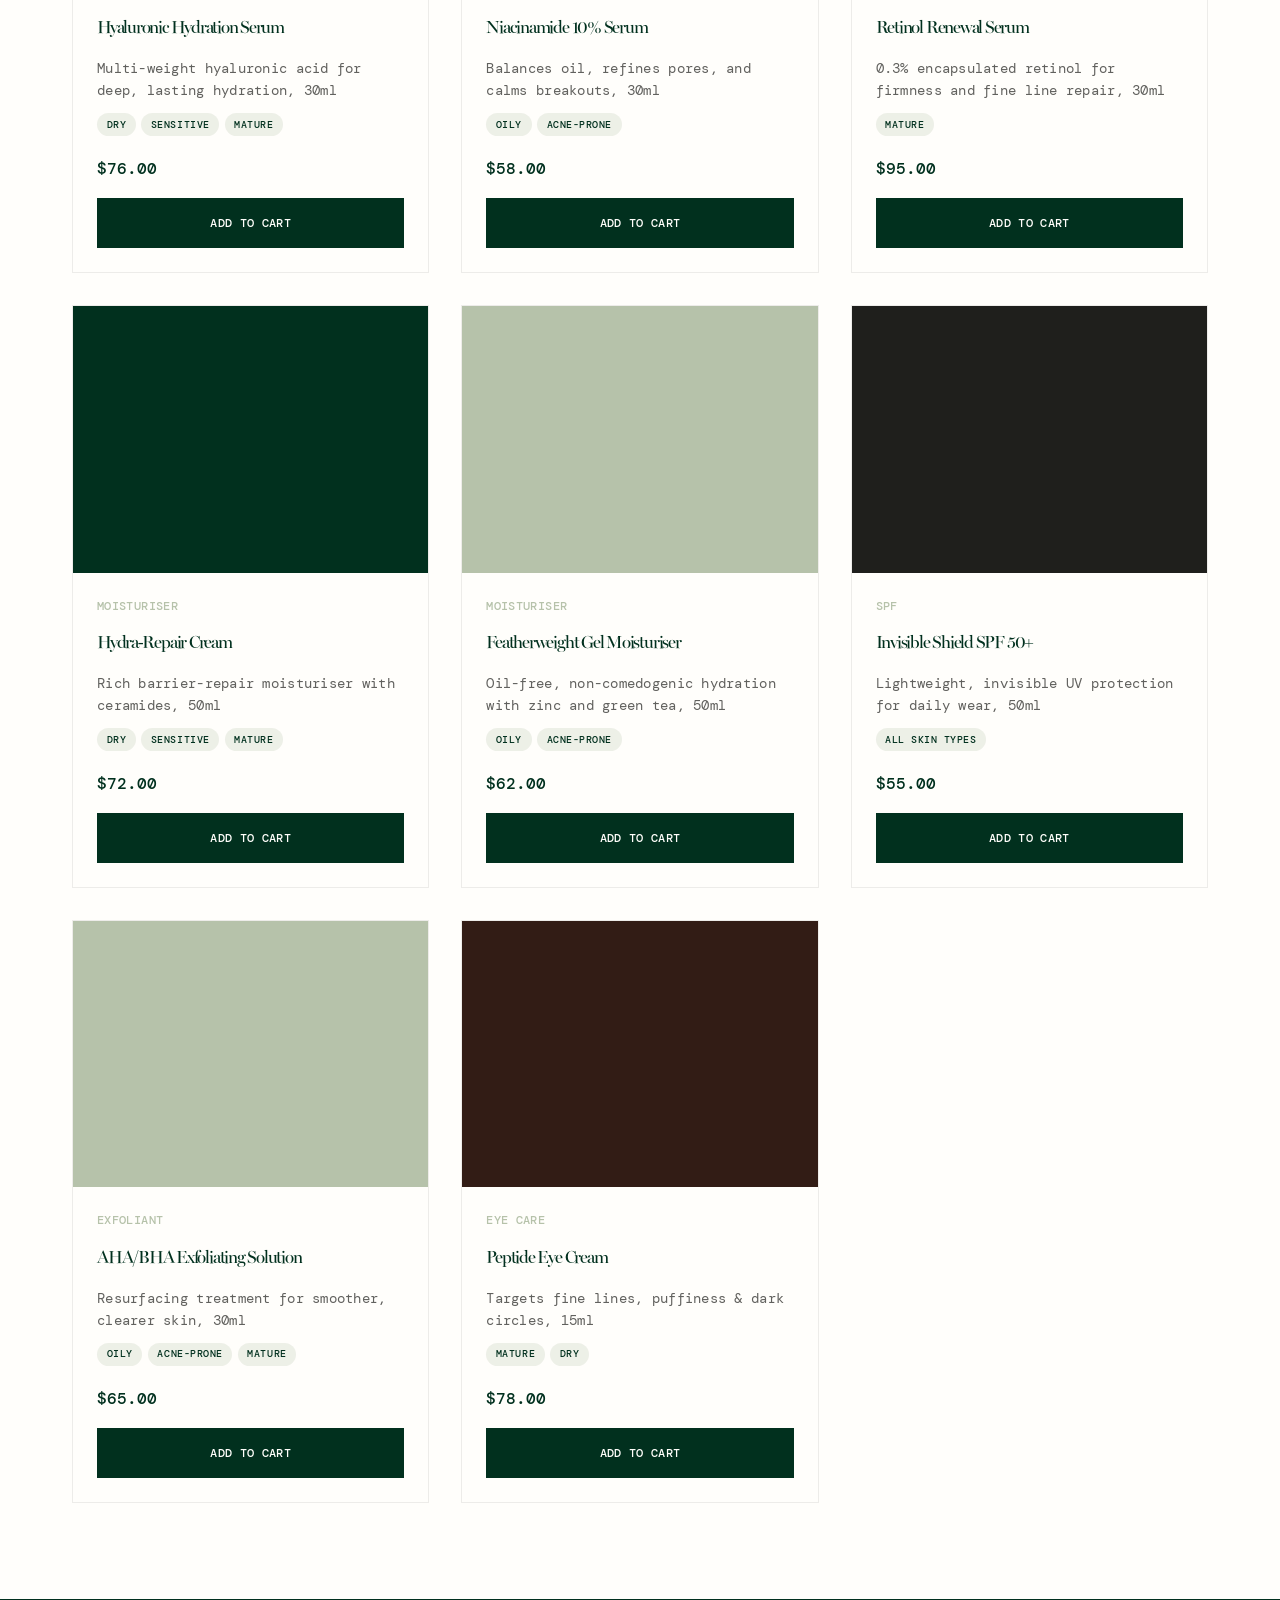
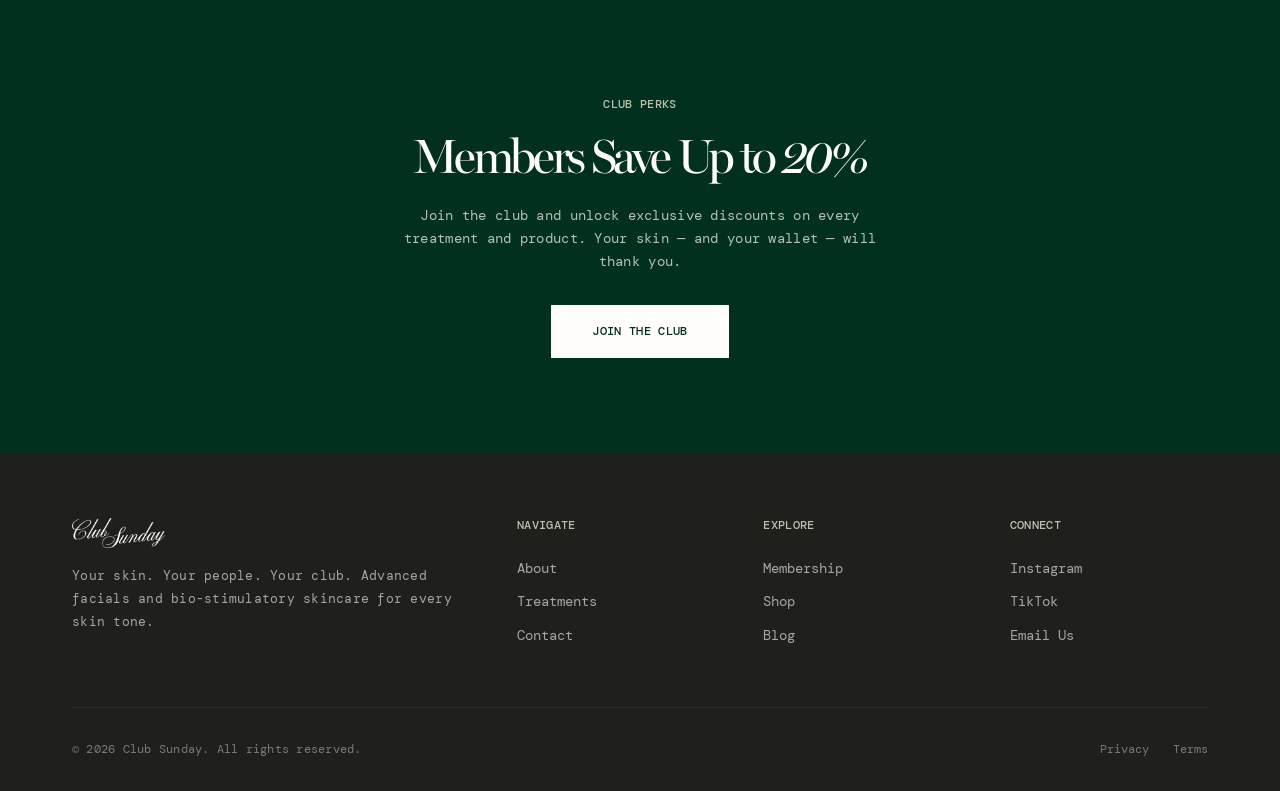
<file: shop.html>
<!DOCTYPE html>
<html lang="en">
<head>
  <meta charset="UTF-8">
  <meta name="viewport" content="width=device-width, initial-scale=1.0">
  <title>Club Sunday — The Shop</title>
  <link rel="stylesheet" href="css/styles.css">
</head>
<body>

  <!-- Navigation -->
  <nav class="nav">
    <div class="nav-inner">
      <a href="index.html" class="nav-logo">
        <img src="Assets/Logo/CLUB SUNDAYS.png" alt="Club Sunday">
      </a>
      <ul class="nav-links">
        <li><a href="about.html">About</a></li>
        <li><a href="treatments.html">Treatments</a></li>
        <li><a href="membership.html">Membership</a></li>
        <li><a href="shop.html">Shop</a></li>
        <li><a href="blog.html">Blog</a></li>
        <li><a href="contact.html">Contact</a></li>
        <li><a href="shop.html" class="nav-cart" aria-label="Cart"><svg xmlns="http://www.w3.org/2000/svg" viewBox="0 0 24 24" fill="none" stroke="currentColor" stroke-width="1.5" stroke-linecap="round" stroke-linejoin="round"><path d="M6 2L3 6v14a2 2 0 002 2h14a2 2 0 002-2V6l-3-4z"/><line x1="3" y1="6" x2="21" y2="6"/><path d="M16 10a4 4 0 01-8 0"/></svg><span class="cart-count" style="display:none;">0</span></a></li>
        <li><a href="contact.html" class="btn-book">Book Now</a></li>
      </ul>
      <button class="hamburger" aria-label="Toggle menu">
        <span></span>
        <span></span>
        <span></span>
      </button>
    </div>
  </nav>

  <div class="mobile-menu">
    <a href="about.html">About</a>
    <a href="treatments.html">Treatments</a>
    <a href="membership.html">Membership</a>
    <a href="shop.html">Shop</a>
    <a href="blog.html">Blog</a>
    <a href="contact.html">Contact</a>
    <a href="contact.html" class="btn-book-mobile">Book Now</a>
  </div>

  <!-- Page Header -->
  <section class="page-header">
    <div class="container">
      <span class="label">The Shop</span>
      <h1>Skincare That <em>Works</em></h1>
      <p>The same products we use in your treatments — for your ritual at home. Filter by your skin type or what you're shopping for.</p>
    </div>
  </section>

  <!-- Shop Filters -->
  <section class="section shop-filters-section" style="padding:3rem 0 1rem;">
    <div class="container">
      <div class="shop-filters fade-in">
        <div class="filter-group">
          <span class="filter-label">Skin Type</span>
          <div class="filter-chips" data-filter-group="skin">
            <button class="filter-chip active" data-filter="all">All</button>
            <button class="filter-chip" data-filter="oily">Oily</button>
            <button class="filter-chip" data-filter="dry">Dry</button>
            <button class="filter-chip" data-filter="acne">Acne-Prone</button>
            <button class="filter-chip" data-filter="mature">Mature</button>
            <button class="filter-chip" data-filter="sensitive">Sensitive</button>
          </div>
        </div>
        <div class="filter-group">
          <span class="filter-label">Category</span>
          <div class="filter-chips" data-filter-group="category">
            <button class="filter-chip active" data-filter="all">All</button>
            <button class="filter-chip" data-filter="cleanser">Cleanser</button>
            <button class="filter-chip" data-filter="serum">Serum</button>
            <button class="filter-chip" data-filter="moisturiser">Moisturiser</button>
            <button class="filter-chip" data-filter="exfoliant">Exfoliant</button>
            <button class="filter-chip" data-filter="spf">SPF</button>
            <button class="filter-chip" data-filter="eye">Eye Care</button>
          </div>
        </div>
      </div>
      <p class="filter-count fade-in"><span id="visible-count">10</span> products</p>
    </div>
  </section>

  <!-- Shop Grid -->
  <section class="section" style="padding-top:2rem;">
    <div class="container">
      <div class="grid grid-3 fade-in" id="product-grid">

        <!-- Cleansers -->
        <div class="card product-card" data-category="cleanser" data-skin="all dry sensitive mature">
          <div class="card-image" style="background-color:var(--sage);"></div>
          <div class="card-body">
            <span class="label">Cleanser</span>
            <h3 style="font-size:1.1rem;">Gentle Gel Cleanser</h3>
            <p>Daily cleanser for normal to dry skin, 200ml</p>
            <div class="product-tags">
              <span class="product-tag">Dry</span>
              <span class="product-tag">Sensitive</span>
              <span class="product-tag">Mature</span>
            </div>
            <span class="product-price">$48.00</span>
            <button class="btn btn-primary product-card-btn" data-add-to-cart="cleanser" data-name="Gentle Gel Cleanser" data-price="48.00">Add to Cart</button>
          </div>
        </div>

        <div class="card product-card" data-category="cleanser" data-skin="all oily acne">
          <div class="card-image" style="background-color:var(--dark-green);"></div>
          <div class="card-body">
            <span class="label">Cleanser</span>
            <h3 style="font-size:1.1rem;">Salicylic Clarifying Cleanser</h3>
            <p>2% salicylic acid foaming cleanser for breakouts and oil control, 200ml</p>
            <div class="product-tags">
              <span class="product-tag">Oily</span>
              <span class="product-tag">Acne-Prone</span>
            </div>
            <span class="product-price">$52.00</span>
            <button class="btn btn-primary product-card-btn" data-add-to-cart="salicylic-cleanser" data-name="Salicylic Clarifying Cleanser" data-price="52.00">Add to Cart</button>
          </div>
        </div>

        <!-- Serums -->
        <div class="card product-card" data-category="serum" data-skin="all dry mature">
          <div class="card-image" style="background-color:var(--dark-brown);"></div>
          <div class="card-body">
            <span class="label">Serum</span>
            <h3 style="font-size:1.1rem;">Vitamin C Brightening Serum</h3>
            <p>15% L-Ascorbic acid for radiance and antioxidant protection, 30ml</p>
            <div class="product-tags">
              <span class="product-tag">Dry</span>
              <span class="product-tag">Mature</span>
            </div>
            <span class="product-price">$89.00</span>
            <button class="btn btn-primary product-card-btn" data-add-to-cart="vitamin-c" data-name="Vitamin C Brightening Serum" data-price="89.00">Add to Cart</button>
          </div>
        </div>

        <div class="card product-card" data-category="serum" data-skin="all dry sensitive mature">
          <div class="card-image" style="background-color:var(--sage);"></div>
          <div class="card-body">
            <span class="label">Serum</span>
            <h3 style="font-size:1.1rem;">Hyaluronic Hydration Serum</h3>
            <p>Multi-weight hyaluronic acid for deep, lasting hydration, 30ml</p>
            <div class="product-tags">
              <span class="product-tag">Dry</span>
              <span class="product-tag">Sensitive</span>
              <span class="product-tag">Mature</span>
            </div>
            <span class="product-price">$76.00</span>
            <button class="btn btn-primary product-card-btn" data-add-to-cart="hyaluronic" data-name="Hyaluronic Hydration Serum" data-price="76.00">Add to Cart</button>
          </div>
        </div>

        <div class="card product-card" data-category="serum" data-skin="all oily acne">
          <div class="card-image" style="background-color:var(--near-black);"></div>
          <div class="card-body">
            <span class="label">Serum</span>
            <h3 style="font-size:1.1rem;">Niacinamide 10% Serum</h3>
            <p>Balances oil, refines pores, and calms breakouts, 30ml</p>
            <div class="product-tags">
              <span class="product-tag">Oily</span>
              <span class="product-tag">Acne-Prone</span>
            </div>
            <span class="product-price">$58.00</span>
            <button class="btn btn-primary product-card-btn" data-add-to-cart="niacinamide" data-name="Niacinamide 10% Serum" data-price="58.00">Add to Cart</button>
          </div>
        </div>

        <div class="card product-card" data-category="serum" data-skin="all mature">
          <div class="card-image" style="background-color:var(--dark-brown);"></div>
          <div class="card-body">
            <span class="label">Serum</span>
            <h3 style="font-size:1.1rem;">Retinol Renewal Serum</h3>
            <p>0.3% encapsulated retinol for firmness and fine line repair, 30ml</p>
            <div class="product-tags">
              <span class="product-tag">Mature</span>
            </div>
            <span class="product-price">$95.00</span>
            <button class="btn btn-primary product-card-btn" data-add-to-cart="retinol" data-name="Retinol Renewal Serum" data-price="95.00">Add to Cart</button>
          </div>
        </div>

        <!-- Moisturisers -->
        <div class="card product-card" data-category="moisturiser" data-skin="all dry sensitive mature">
          <div class="card-image" style="background-color:var(--dark-green);"></div>
          <div class="card-body">
            <span class="label">Moisturiser</span>
            <h3 style="font-size:1.1rem;">Hydra-Repair Cream</h3>
            <p>Rich barrier-repair moisturiser with ceramides, 50ml</p>
            <div class="product-tags">
              <span class="product-tag">Dry</span>
              <span class="product-tag">Sensitive</span>
              <span class="product-tag">Mature</span>
            </div>
            <span class="product-price">$72.00</span>
            <button class="btn btn-primary product-card-btn" data-add-to-cart="moisturiser" data-name="Hydra-Repair Cream" data-price="72.00">Add to Cart</button>
          </div>
        </div>

        <div class="card product-card" data-category="moisturiser" data-skin="all oily acne">
          <div class="card-image" style="background-color:var(--sage);"></div>
          <div class="card-body">
            <span class="label">Moisturiser</span>
            <h3 style="font-size:1.1rem;">Featherweight Gel Moisturiser</h3>
            <p>Oil-free, non-comedogenic hydration with zinc and green tea, 50ml</p>
            <div class="product-tags">
              <span class="product-tag">Oily</span>
              <span class="product-tag">Acne-Prone</span>
            </div>
            <span class="product-price">$62.00</span>
            <button class="btn btn-primary product-card-btn" data-add-to-cart="gel-moisturiser" data-name="Featherweight Gel Moisturiser" data-price="62.00">Add to Cart</button>
          </div>
        </div>

        <!-- SPF -->
        <div class="card product-card" data-category="spf" data-skin="all oily dry acne mature sensitive">
          <div class="card-image" style="background-color:var(--near-black);"></div>
          <div class="card-body">
            <span class="label">SPF</span>
            <h3 style="font-size:1.1rem;">Invisible Shield SPF 50+</h3>
            <p>Lightweight, invisible UV protection for daily wear, 50ml</p>
            <div class="product-tags">
              <span class="product-tag">All Skin Types</span>
            </div>
            <span class="product-price">$55.00</span>
            <button class="btn btn-primary product-card-btn" data-add-to-cart="spf" data-name="Invisible Shield SPF 50+" data-price="55.00">Add to Cart</button>
          </div>
        </div>

        <!-- Exfoliant -->
        <div class="card product-card" data-category="exfoliant" data-skin="all oily acne mature">
          <div class="card-image" style="background-color:var(--sage);"></div>
          <div class="card-body">
            <span class="label">Exfoliant</span>
            <h3 style="font-size:1.1rem;">AHA/BHA Exfoliating Solution</h3>
            <p>Resurfacing treatment for smoother, clearer skin, 30ml</p>
            <div class="product-tags">
              <span class="product-tag">Oily</span>
              <span class="product-tag">Acne-Prone</span>
              <span class="product-tag">Mature</span>
            </div>
            <span class="product-price">$65.00</span>
            <button class="btn btn-primary product-card-btn" data-add-to-cart="exfoliant" data-name="AHA/BHA Exfoliating Solution" data-price="65.00">Add to Cart</button>
          </div>
        </div>

        <!-- Eye Care -->
        <div class="card product-card" data-category="eye" data-skin="all mature dry">
          <div class="card-image" style="background-color:var(--dark-brown);"></div>
          <div class="card-body">
            <span class="label">Eye Care</span>
            <h3 style="font-size:1.1rem;">Peptide Eye Cream</h3>
            <p>Targets fine lines, puffiness &amp; dark circles, 15ml</p>
            <div class="product-tags">
              <span class="product-tag">Mature</span>
              <span class="product-tag">Dry</span>
            </div>
            <span class="product-price">$78.00</span>
            <button class="btn btn-primary product-card-btn" data-add-to-cart="eye-cream" data-name="Peptide Eye Cream" data-price="78.00">Add to Cart</button>
          </div>
        </div>

      </div>

      <div class="empty-state fade-in" id="empty-state" style="display:none; text-align:center; padding:4rem 0;">
        <p style="opacity:0.6;">No products match those filters.</p>
        <button class="btn btn-secondary" id="reset-filters" style="margin-top:1rem;">Reset Filters</button>
      </div>
    </div>
  </section>

  <!-- Members CTA -->
  <section class="section bg-green">
    <div class="container text-center fade-in">
      <span class="label" style="color:var(--sage); display:block; margin-bottom:1rem;">Club Perks</span>
      <h2 style="color:var(--off-white); margin-bottom:1rem;">Members Save Up to <em>20%</em></h2>
      <p style="color:rgba(255,254,251,0.7); margin:0 auto 2rem;">Join the club and unlock exclusive discounts on every treatment and product. Your skin — and your wallet — will thank you.</p>
      <a href="membership.html" class="btn btn-light">Join the Club</a>
    </div>
  </section>

  <!-- Footer -->
  <footer class="footer">
    <div class="container">
      <div class="footer-grid">
        <div class="footer-brand">
          <img src="Assets/Logo/Secondary.png" alt="Club Sunday" style="filter: brightness(0) invert(1);">
          <p>Your skin. Your people. Your club. Advanced facials and bio-stimulatory skincare for every skin tone.</p>
        </div>
        <div class="footer-col">
          <h4>Navigate</h4>
          <a href="about.html">About</a>
          <a href="treatments.html">Treatments</a>
          <a href="contact.html">Contact</a>
        </div>
        <div class="footer-col">
          <h4>Explore</h4>
          <a href="membership.html">Membership</a>
          <a href="shop.html">Shop</a>
          <a href="blog.html">Blog</a>
        </div>
        <div class="footer-col">
          <h4>Connect</h4>
          <a href="https://instagram.com/TheClubSunday" target="_blank">Instagram</a>
          <a href="https://tiktok.com/@TheClubSunday" target="_blank">TikTok</a>
          <a href="mailto:hello@clubsunday.com">Email Us</a>
        </div>
      </div>
      <div class="footer-bottom">
        <p>&copy; 2026 Club Sunday. All rights reserved.</p>
        <div class="footer-socials">
          <a href="#">Privacy</a>
          <a href="#">Terms</a>
        </div>
      </div>
    </div>
  </footer>

  <script src="js/main.js"></script>
</body>
</html>
</file>
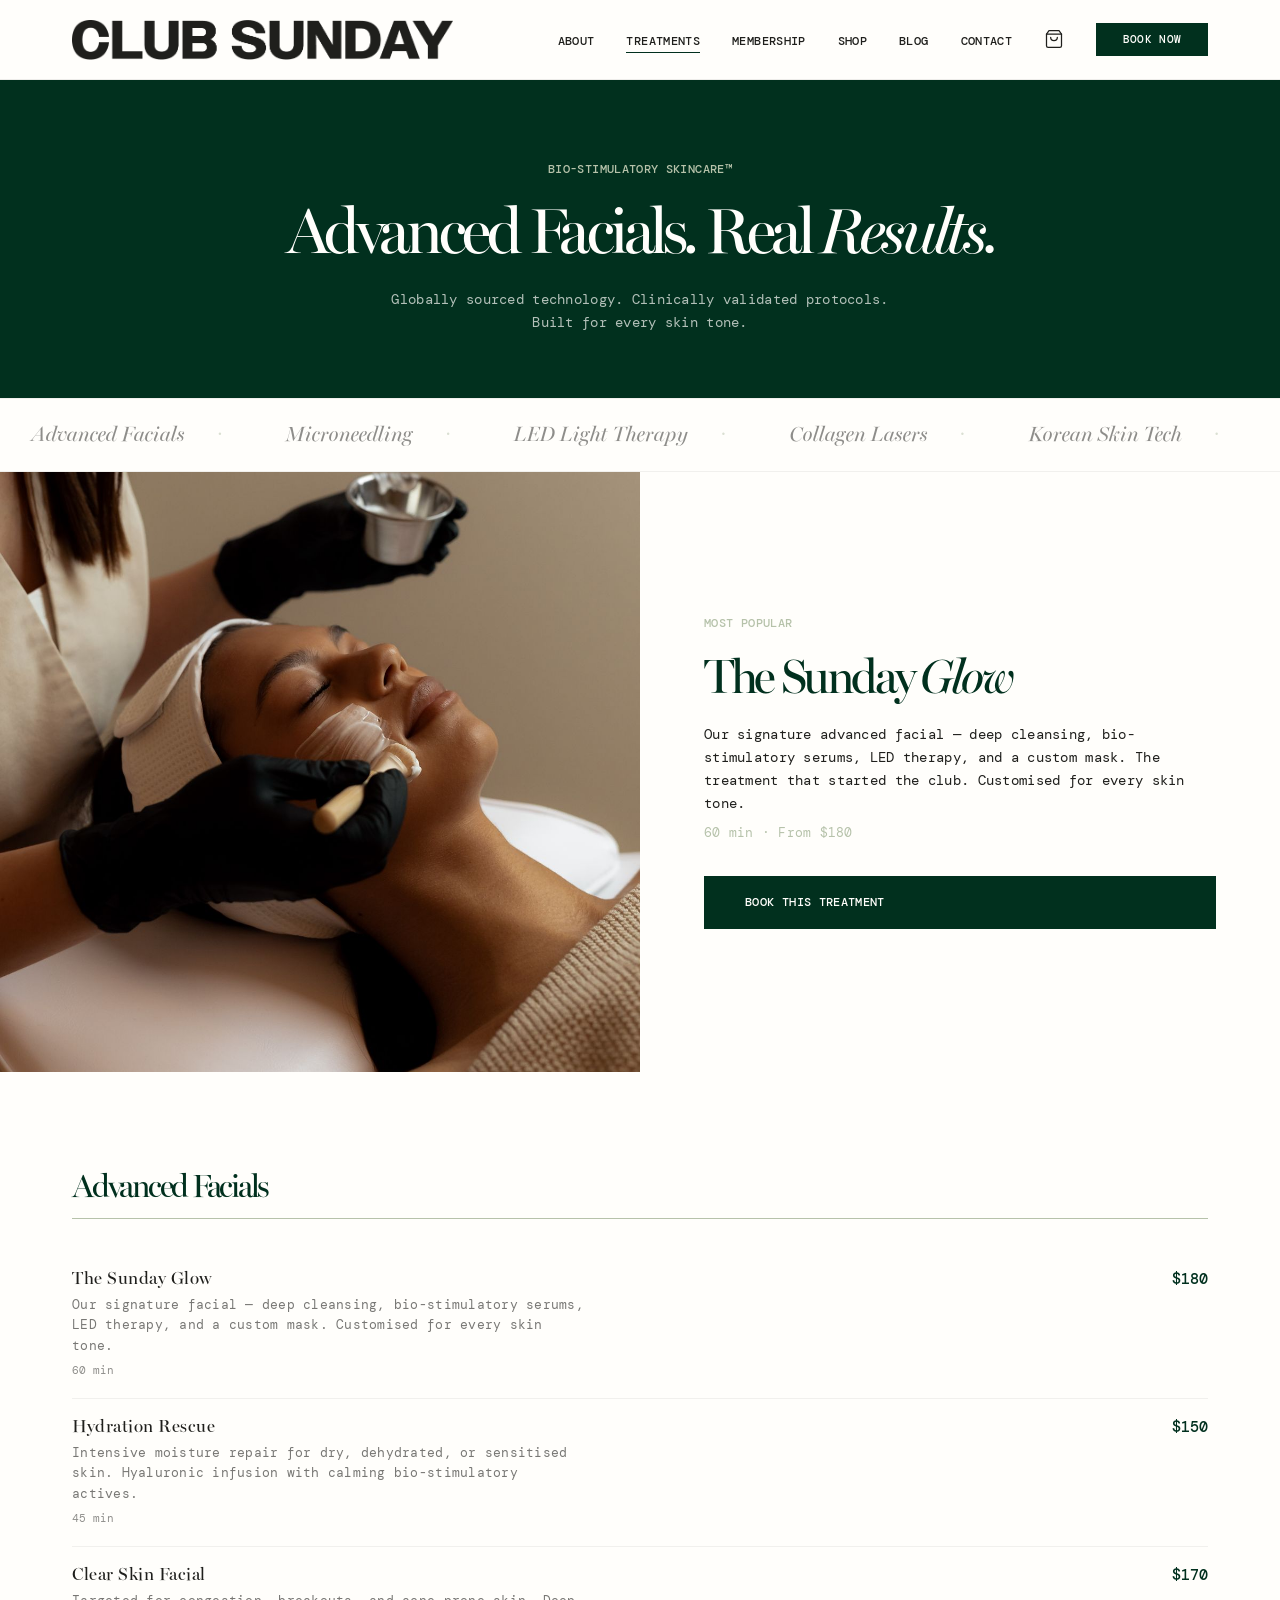
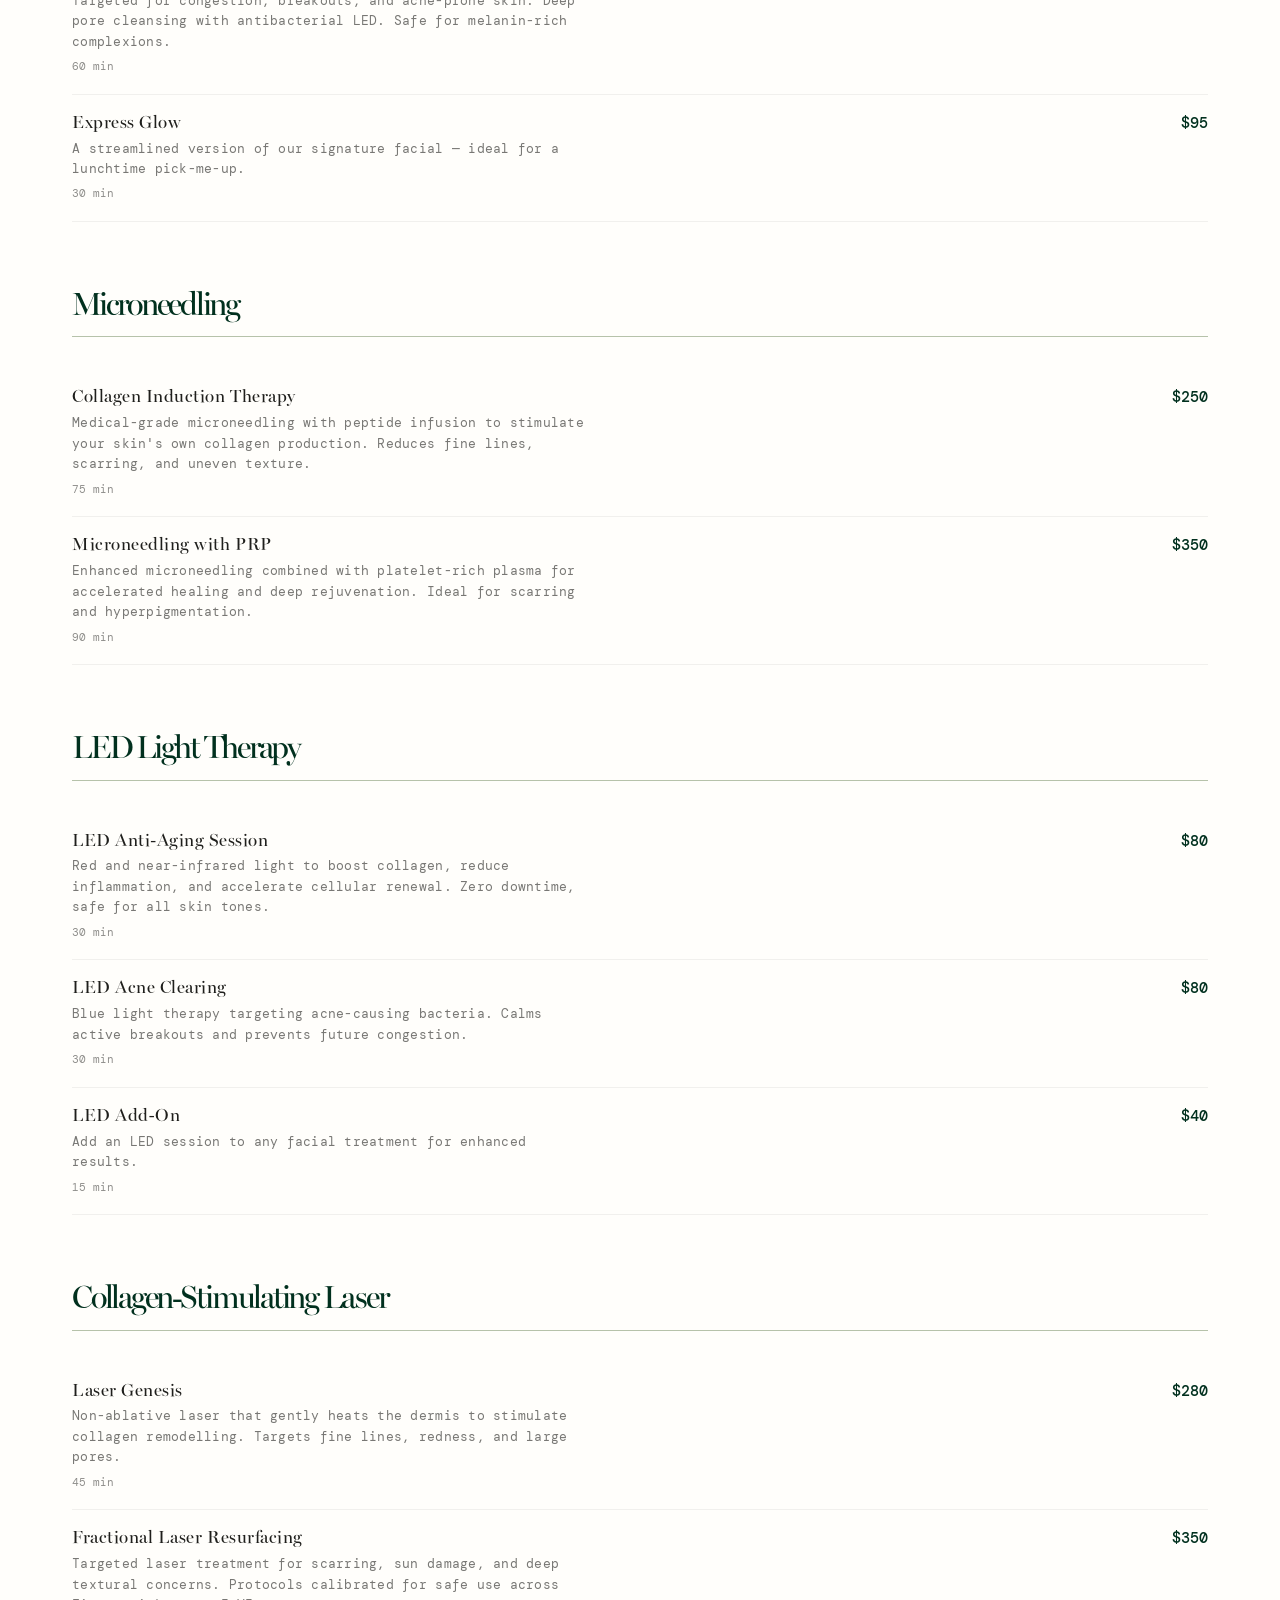
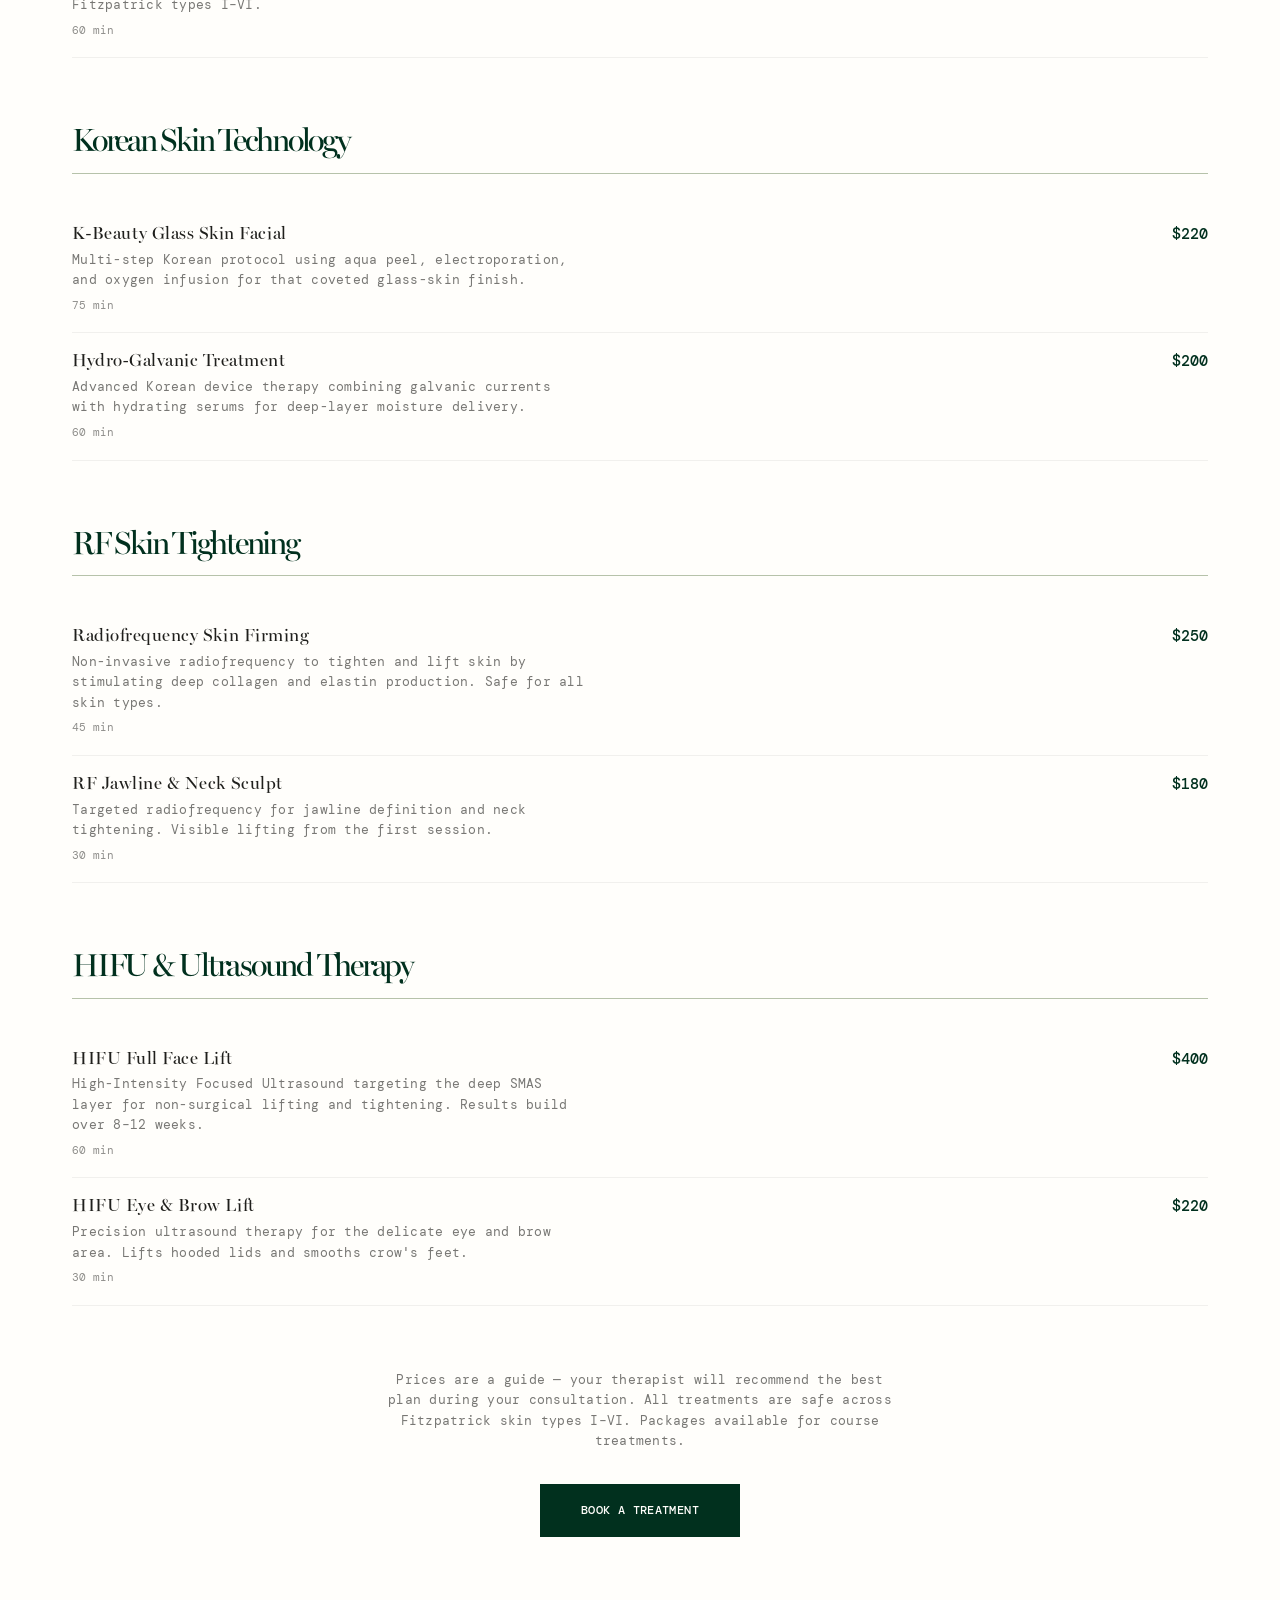
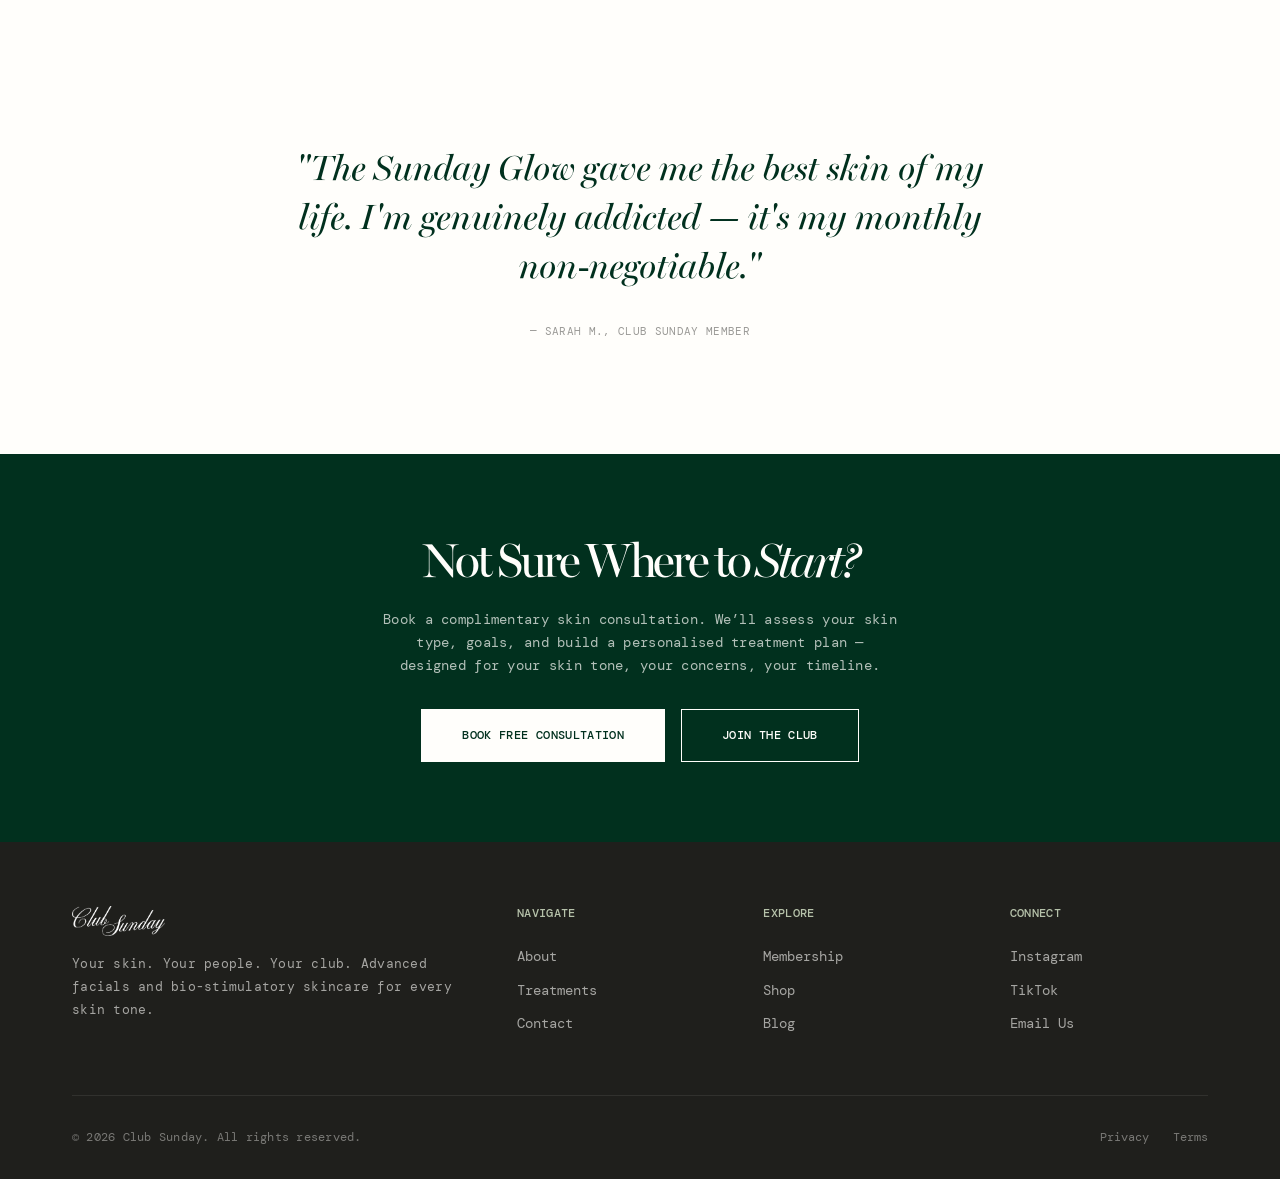
<file: treatments.html>
<!DOCTYPE html>
<html lang="en">
<head>
  <meta charset="UTF-8">
  <meta name="viewport" content="width=device-width, initial-scale=1.0">
  <title>Club Sunday — Bio-Stimulatory Skincare & Advanced Facials</title>
  <link rel="stylesheet" href="css/styles.css">
</head>
<body>

  <!-- Navigation -->
  <nav class="nav">
    <div class="nav-inner">
      <a href="index.html" class="nav-logo">
        <img src="Assets/Logo/CLUB SUNDAYS.png" alt="Club Sunday">
      </a>
      <ul class="nav-links">
        <li><a href="about.html">About</a></li>
        <li><a href="treatments.html">Treatments</a></li>
        <li><a href="membership.html">Membership</a></li>
        <li><a href="shop.html">Shop</a></li>
        <li><a href="blog.html">Blog</a></li>
        <li><a href="contact.html">Contact</a></li>
        <li><a href="shop.html" class="nav-cart" aria-label="Cart"><svg xmlns="http://www.w3.org/2000/svg" viewBox="0 0 24 24" fill="none" stroke="currentColor" stroke-width="1.5" stroke-linecap="round" stroke-linejoin="round"><path d="M6 2L3 6v14a2 2 0 002 2h14a2 2 0 002-2V6l-3-4z"/><line x1="3" y1="6" x2="21" y2="6"/><path d="M16 10a4 4 0 01-8 0"/></svg><span class="cart-count" style="display:none;">0</span></a></li>
        <li><a href="contact.html" class="btn-book">Book Now</a></li>
      </ul>
      <button class="hamburger" aria-label="Toggle menu">
        <span></span>
        <span></span>
        <span></span>
      </button>
    </div>
  </nav>

  <div class="mobile-menu">
    <a href="about.html">About</a>
    <a href="treatments.html">Treatments</a>
    <a href="membership.html">Membership</a>
    <a href="shop.html">Shop</a>
    <a href="blog.html">Blog</a>
    <a href="contact.html">Contact</a>
    <a href="contact.html" class="btn-book-mobile">Book Now</a>
  </div>

  <!-- Page Header -->
  <section class="page-header">
    <div class="container">
      <span class="label">Bio-Stimulatory Skincare™</span>
      <h1>Advanced Facials. Real <em>Results.</em></h1>
      <p>Globally sourced technology. Clinically validated protocols. Built for every skin tone.</p>
    </div>
  </section>

  <!-- Marquee -->
  <div class="marquee">
    <div class="marquee-inner">
      <span class="marquee-item">Advanced Facials</span>
      <span class="marquee-item">Microneedling</span>
      <span class="marquee-item">LED Light Therapy</span>
      <span class="marquee-item">Collagen Lasers</span>
      <span class="marquee-item">Korean Skin Tech</span>
      <span class="marquee-item">RF Skin Tightening</span>
      <span class="marquee-item">HIFU & Ultrasound</span>
      <span class="marquee-item">Built for Every Skin Tone</span>
      <span class="marquee-item">Advanced Facials</span>
      <span class="marquee-item">Microneedling</span>
      <span class="marquee-item">LED Light Therapy</span>
      <span class="marquee-item">Collagen Lasers</span>
      <span class="marquee-item">Korean Skin Tech</span>
      <span class="marquee-item">RF Skin Tightening</span>
      <span class="marquee-item">HIFU & Ultrasound</span>
      <span class="marquee-item">Built for Every Skin Tone</span>
    </div>
  </div>

  <!-- Editorial Split — Featured Treatment -->
  <section class="editorial fade-in">
    <div class="editorial-image">
      <img src="Assets/Images/facial-treatment.jpg" alt="Facial treatment in progress at Club Sunday">
    </div>
    <div class="editorial-text">
      <span class="label" style="color:var(--sage); display:block; margin-bottom:1rem;">Most Popular</span>
      <h2 style="color:var(--dark-green); margin-bottom:1rem;">The Sunday <em>Glow</em></h2>
      <p style="margin-bottom:0.5rem;">Our signature advanced facial — deep cleansing, bio-stimulatory serums, LED therapy, and a custom mask. The treatment that started the club. Customised for every skin tone.</p>
      <p style="color:var(--sage); font-size:0.8rem; margin-bottom:2rem;">60 min · From $180</p>
      <a href="contact.html" class="btn btn-primary">Book This Treatment</a>
    </div>
  </section>

  <!-- Treatments Content -->
  <section class="section">
    <div class="container">

      <!-- Advanced Facials -->
      <div class="menu-category fade-in">
        <h3>Advanced Facials</h3>
        <div class="menu-item">
          <div class="menu-item-info">
            <h4>The Sunday Glow</h4>
            <p>Our signature facial — deep cleansing, bio-stimulatory serums, LED therapy, and a custom mask. Customised for every skin tone.</p>
            <span class="treatment-duration">60 min</span>
          </div>
          <span class="menu-item-price">$180</span>
        </div>
        <div class="menu-item">
          <div class="menu-item-info">
            <h4>Hydration Rescue</h4>
            <p>Intensive moisture repair for dry, dehydrated, or sensitised skin. Hyaluronic infusion with calming bio-stimulatory actives.</p>
            <span class="treatment-duration">45 min</span>
          </div>
          <span class="menu-item-price">$150</span>
        </div>
        <div class="menu-item">
          <div class="menu-item-info">
            <h4>Clear Skin Facial</h4>
            <p>Targeted for congestion, breakouts, and acne-prone skin. Deep pore cleansing with antibacterial LED. Safe for melanin-rich complexions.</p>
            <span class="treatment-duration">60 min</span>
          </div>
          <span class="menu-item-price">$170</span>
        </div>
        <div class="menu-item">
          <div class="menu-item-info">
            <h4>Express Glow</h4>
            <p>A streamlined version of our signature facial — ideal for a lunchtime pick-me-up.</p>
            <span class="treatment-duration">30 min</span>
          </div>
          <span class="menu-item-price">$95</span>
        </div>
      </div>

      <!-- Microneedling -->
      <div class="menu-category fade-in">
        <h3>Microneedling</h3>
        <div class="menu-item">
          <div class="menu-item-info">
            <h4>Collagen Induction Therapy</h4>
            <p>Medical-grade microneedling with peptide infusion to stimulate your skin's own collagen production. Reduces fine lines, scarring, and uneven texture.</p>
            <span class="treatment-duration">75 min</span>
          </div>
          <span class="menu-item-price">$250</span>
        </div>
        <div class="menu-item">
          <div class="menu-item-info">
            <h4>Microneedling with PRP</h4>
            <p>Enhanced microneedling combined with platelet-rich plasma for accelerated healing and deep rejuvenation. Ideal for scarring and hyperpigmentation.</p>
            <span class="treatment-duration">90 min</span>
          </div>
          <span class="menu-item-price">$350</span>
        </div>
      </div>

      <!-- LED Light Therapy -->
      <div class="menu-category fade-in">
        <h3>LED Light Therapy</h3>
        <div class="menu-item">
          <div class="menu-item-info">
            <h4>LED Anti-Aging Session</h4>
            <p>Red and near-infrared light to boost collagen, reduce inflammation, and accelerate cellular renewal. Zero downtime, safe for all skin tones.</p>
            <span class="treatment-duration">30 min</span>
          </div>
          <span class="menu-item-price">$80</span>
        </div>
        <div class="menu-item">
          <div class="menu-item-info">
            <h4>LED Acne Clearing</h4>
            <p>Blue light therapy targeting acne-causing bacteria. Calms active breakouts and prevents future congestion.</p>
            <span class="treatment-duration">30 min</span>
          </div>
          <span class="menu-item-price">$80</span>
        </div>
        <div class="menu-item">
          <div class="menu-item-info">
            <h4>LED Add-On</h4>
            <p>Add an LED session to any facial treatment for enhanced results.</p>
            <span class="treatment-duration">15 min</span>
          </div>
          <span class="menu-item-price">$40</span>
        </div>
      </div>

      <!-- Collagen-Stimulating Laser -->
      <div class="menu-category fade-in">
        <h3>Collagen-Stimulating Laser</h3>
        <div class="menu-item">
          <div class="menu-item-info">
            <h4>Laser Genesis</h4>
            <p>Non-ablative laser that gently heats the dermis to stimulate collagen remodelling. Targets fine lines, redness, and large pores.</p>
            <span class="treatment-duration">45 min</span>
          </div>
          <span class="menu-item-price">$280</span>
        </div>
        <div class="menu-item">
          <div class="menu-item-info">
            <h4>Fractional Laser Resurfacing</h4>
            <p>Targeted laser treatment for scarring, sun damage, and deep textural concerns. Protocols calibrated for safe use across Fitzpatrick types I–VI.</p>
            <span class="treatment-duration">60 min</span>
          </div>
          <span class="menu-item-price">$350</span>
        </div>
      </div>

      <!-- Korean Skin Technology -->
      <div class="menu-category fade-in">
        <h3>Korean Skin Technology</h3>
        <div class="menu-item">
          <div class="menu-item-info">
            <h4>K-Beauty Glass Skin Facial</h4>
            <p>Multi-step Korean protocol using aqua peel, electroporation, and oxygen infusion for that coveted glass-skin finish.</p>
            <span class="treatment-duration">75 min</span>
          </div>
          <span class="menu-item-price">$220</span>
        </div>
        <div class="menu-item">
          <div class="menu-item-info">
            <h4>Hydro-Galvanic Treatment</h4>
            <p>Advanced Korean device therapy combining galvanic currents with hydrating serums for deep-layer moisture delivery.</p>
            <span class="treatment-duration">60 min</span>
          </div>
          <span class="menu-item-price">$200</span>
        </div>
      </div>

      <!-- RF Skin Tightening -->
      <div class="menu-category fade-in">
        <h3>RF Skin Tightening</h3>
        <div class="menu-item">
          <div class="menu-item-info">
            <h4>Radiofrequency Skin Firming</h4>
            <p>Non-invasive radiofrequency to tighten and lift skin by stimulating deep collagen and elastin production. Safe for all skin types.</p>
            <span class="treatment-duration">45 min</span>
          </div>
          <span class="menu-item-price">$250</span>
        </div>
        <div class="menu-item">
          <div class="menu-item-info">
            <h4>RF Jawline & Neck Sculpt</h4>
            <p>Targeted radiofrequency for jawline definition and neck tightening. Visible lifting from the first session.</p>
            <span class="treatment-duration">30 min</span>
          </div>
          <span class="menu-item-price">$180</span>
        </div>
      </div>

      <!-- HIFU & Ultrasound -->
      <div class="menu-category fade-in">
        <h3>HIFU & Ultrasound Therapy</h3>
        <div class="menu-item">
          <div class="menu-item-info">
            <h4>HIFU Full Face Lift</h4>
            <p>High-Intensity Focused Ultrasound targeting the deep SMAS layer for non-surgical lifting and tightening. Results build over 8–12 weeks.</p>
            <span class="treatment-duration">60 min</span>
          </div>
          <span class="menu-item-price">$400</span>
        </div>
        <div class="menu-item">
          <div class="menu-item-info">
            <h4>HIFU Eye & Brow Lift</h4>
            <p>Precision ultrasound therapy for the delicate eye and brow area. Lifts hooded lids and smooths crow's feet.</p>
            <span class="treatment-duration">30 min</span>
          </div>
          <span class="menu-item-price">$220</span>
        </div>
      </div>

      <div class="text-center fade-in" style="margin-top:2rem;">
        <p style="opacity:0.6; margin:0 auto 2rem; font-size:0.8rem;">Prices are a guide — your therapist will recommend the best plan during your consultation. All treatments are safe across Fitzpatrick skin types I–VI. Packages available for course treatments.</p>
        <a href="contact.html" class="btn btn-primary">Book a Treatment</a>
      </div>

    </div>
  </section>

  <!-- Pull Quote -->
  <section class="section" style="padding:2rem 0;">
    <div class="pull-quote fade-in">
      <blockquote>"The Sunday Glow gave me the best skin of my life. I'm genuinely addicted — it's my monthly non-negotiable."</blockquote>
      <cite>— Sarah M., Club Sunday Member</cite>
    </div>
  </section>

  <!-- Consultation CTA -->
  <section class="section bg-green" style="padding:5rem 0;">
    <div class="container text-center fade-in">
      <h2 style="color:var(--off-white); margin-bottom:1rem;">Not Sure Where to <em>Start?</em></h2>
      <p style="color:rgba(255,254,251,0.7); margin:0 auto 2rem;">Book a complimentary skin consultation. We’ll assess your skin type, goals, and build a personalised treatment plan — designed for your skin tone, your concerns, your timeline.</p>
      <div style="display:flex; gap:1rem; justify-content:center; flex-wrap:wrap;">
        <a href="contact.html" class="btn btn-light">Book Free Consultation</a>
        <a href="membership.html" class="btn btn-secondary" style="border-color:var(--off-white); color:var(--off-white);">Join the Club</a>
      </div>
    </div>
  </section>

  <!-- Footer -->
  <footer class="footer">
    <div class="container">
      <div class="footer-grid">
        <div class="footer-brand">
          <img src="Assets/Logo/Secondary.png" alt="Club Sunday" style="filter: brightness(0) invert(1);">
          <p>Your skin. Your people. Your club. Advanced facials and bio-stimulatory skincare for every skin tone.</p>
        </div>
        <div class="footer-col">
          <h4>Navigate</h4>
          <a href="about.html">About</a>
          <a href="treatments.html">Treatments</a>
          <a href="contact.html">Contact</a>
        </div>
        <div class="footer-col">
          <h4>Explore</h4>
          <a href="membership.html">Membership</a>
          <a href="shop.html">Shop</a>
          <a href="blog.html">Blog</a>
        </div>
        <div class="footer-col">
          <h4>Connect</h4>
          <a href="https://instagram.com/TheClubSunday" target="_blank">Instagram</a>
          <a href="https://tiktok.com/@TheClubSunday" target="_blank">TikTok</a>
          <a href="mailto:hello@clubsunday.com">Email Us</a>
        </div>
      </div>
      <div class="footer-bottom">
        <p>&copy; 2026 Club Sunday. All rights reserved.</p>
        <div class="footer-socials">
          <a href="#">Privacy</a>
          <a href="#">Terms</a>
        </div>
      </div>
    </div>
  </footer>

  <script src="js/main.js"></script>
</body>
</html>
</file>
<file: css/styles.css>
/* ============================================
   CLUB SUNDAY — Global Styles
   ============================================ */

/* --- Font Faces --- */
@font-face {
  font-family: 'Miller Banner';
  src: url('../Assets/Fonts/fonnts.com-Miller_Banner_Regular.otf') format('opentype');
  font-weight: 400;
  font-style: normal;
  font-display: swap;
}

@font-face {
  font-family: 'Miller Banner';
  src: url('../Assets/Fonts/fonnts.com-Miller_Banner_Regular_Italic.otf') format('opentype');
  font-weight: 400;
  font-style: italic;
  font-display: swap;
}

@font-face {
  font-family: 'DM Mono';
  src: url('../Assets/Fonts/DMMono-Regular.ttf') format('truetype');
  font-weight: 400;
  font-style: normal;
  font-display: swap;
}

@font-face {
  font-family: 'DM Mono';
  src: url('../Assets/Fonts/DMMono-Medium.ttf') format('truetype');
  font-weight: 500;
  font-style: normal;
  font-display: swap;
}

/* --- CSS Variables --- */
:root {
  --sage: #B6C2AA;
  --dark-green: #01301E;
  --dark-brown: #321C15;
  --off-white: #FFFEFB;
  --near-black: #1F1F1C;

  --font-display: 'Miller Banner', Georgia, serif;
  --font-mono: 'DM Mono', 'Courier New', monospace;

  --max-width: 1200px;
  --nav-height: 80px;
}

/* --- Reset & Base --- */
*,
*::before,
*::after {
  margin: 0;
  padding: 0;
  box-sizing: border-box;
}

html {
  scroll-behavior: smooth;
  font-size: 16px;
}

body {
  font-family: var(--font-mono);
  font-weight: 400;
  color: var(--near-black);
  background-color: var(--off-white);
  line-height: 1.6;
  -webkit-font-smoothing: antialiased;
}

a {
  color: inherit;
  text-decoration: none;
}

ul {
  list-style: none;
}

img {
  max-width: 100%;
  display: block;
}

button {
  font-family: inherit;
  cursor: pointer;
  border: none;
  background: none;
}

/* --- Typography --- */
h1, h2, h3 {
  font-family: var(--font-display);
  font-weight: 400;
  line-height: 1.2;
  letter-spacing: -0.07em;
}

h4 {
  font-family: var(--font-mono);
  font-weight: 500;
  line-height: 1.3;
  letter-spacing: 0.03em;
}

h1 { font-size: clamp(2.5rem, 5vw, 4rem); }
h2 { font-size: clamp(2rem, 4vw, 3rem); }
h3 { font-size: clamp(1.5rem, 3vw, 2rem); }
h4 { font-size: clamp(1rem, 2vw, 1.25rem); }

p {
  font-size: 0.9rem;
  letter-spacing: 0.02em;
  max-width: 65ch;
}

.label {
  font-family: var(--font-mono);
  font-size: 0.75rem;
  font-weight: 500;
  text-transform: uppercase;
  letter-spacing: 0.03em;
}

/* --- Layout --- */
.container {
  width: 100%;
  max-width: var(--max-width);
  margin: 0 auto;
  padding: 0 2rem;
}

.section {
  padding: 6rem 0;
}

.grid {
  display: grid;
  gap: 2rem;
}

.grid-2 { grid-template-columns: repeat(2, 1fr); }
.grid-3 { grid-template-columns: repeat(3, 1fr); }
.grid-4 { grid-template-columns: repeat(4, 1fr); }

/* --- Navigation --- */
.nav {
  position: fixed;
  top: 0;
  left: 0;
  width: 100%;
  height: var(--nav-height);
  z-index: 1000;
  background-color: var(--off-white);
  border-bottom: 1px solid rgba(31, 31, 28, 0.08);
  transition: background-color 0.3s, box-shadow 0.3s;
}

.nav.scrolled {
  box-shadow: 0 2px 20px rgba(0, 0, 0, 0.06);
}

.nav-inner {
  display: flex;
  align-items: center;
  justify-content: space-between;
  height: 100%;
  max-width: var(--max-width);
  margin: 0 auto;
  padding: 0 2rem;
}

.nav-logo img {
  height: 40px;
  width: auto;
}

.nav-links {
  display: flex;
  align-items: center;
  gap: 2rem;
}

.nav-links a {
  font-family: var(--font-mono);
  font-size: 0.75rem;
  font-weight: 500;
  text-transform: uppercase;
  letter-spacing: 0.03em;
  color: var(--near-black);
  position: relative;
  transition: color 0.3s;
}

.nav-links a:not(.btn-book):not(.nav-cart)::after {
  content: '';
  position: absolute;
  bottom: -4px;
  left: 0;
  width: 0;
  height: 1px;
  background-color: var(--dark-green);
  transition: width 0.3s;
}

.nav-links a:not(.btn-book):not(.nav-cart):hover::after,
.nav-links a:not(.btn-book):not(.nav-cart).active::after {
  width: 100%;
}

.nav-links a:not(.btn-book):not(.nav-cart):hover {
  color: var(--dark-green);
}

/* Book Now CTA (nav) */
.nav-links .btn-book {
  display: inline-flex;
  align-items: center;
  justify-content: center;
  background-color: var(--dark-green);
  color: var(--off-white) !important;
  padding: 0.65rem 1.6rem;
  font-size: 0.7rem;
  font-weight: 500;
  text-transform: uppercase;
  letter-spacing: 0.03em;
  border: 1px solid var(--dark-green);
  border-radius: 0;
  transition: background-color 0.3s, color 0.3s;
  position: static;
  line-height: 1;
}

.nav-links .btn-book::after {
  display: none !important;
  content: none !important;
}

.nav-links .btn-book:hover {
  background-color: transparent;
  color: var(--dark-green) !important;
}

/* Cart Icon */
.nav-cart {
  position: relative;
  display: flex;
  align-items: center;
}

.nav-cart::after {
  display: none !important;
  content: none !important;
}

.nav-cart svg {
  width: 20px;
  height: 20px;
  stroke: var(--near-black);
  fill: none;
  stroke-width: 1.5;
  transition: stroke 0.3s;
}

.nav-cart:hover svg {
  stroke: var(--dark-green);
}

/* Hamburger */
.hamburger {
  display: none;
  flex-direction: column;
  gap: 5px;
  padding: 4px;
}

.hamburger span {
  display: block;
  width: 24px;
  height: 2px;
  background-color: var(--near-black);
  transition: transform 0.3s, opacity 0.3s;
}

.hamburger.active span:nth-child(1) {
  transform: translateY(7px) rotate(45deg);
}

.hamburger.active span:nth-child(2) {
  opacity: 0;
}

.hamburger.active span:nth-child(3) {
  transform: translateY(-7px) rotate(-45deg);
}

/* Mobile Nav */
.mobile-menu {
  display: none;
  position: fixed;
  top: var(--nav-height);
  left: 0;
  width: 100%;
  height: calc(100vh - var(--nav-height));
  background-color: var(--off-white);
  z-index: 999;
  padding: 3rem 2rem;
  flex-direction: column;
  gap: 1.5rem;
}

.mobile-menu.open {
  display: flex;
}

.mobile-menu a {
  font-family: var(--font-display);
  font-size: 2rem;
  color: var(--near-black);
  transition: color 0.3s;
}

.mobile-menu a:hover {
  color: var(--dark-green);
}

/* --- Hero --- */
.hero {
  min-height: 100vh;
  display: flex;
  align-items: center;
  justify-content: center;
  text-align: center;
  padding-top: var(--nav-height);
  background-color: var(--dark-green);
  color: var(--off-white);
  position: relative;
  overflow: hidden;
}

.hero-content {
  position: relative;
  z-index: 2;
  padding: 2rem;
}

.hero h1 {
  color: var(--off-white);
  margin-bottom: 1.5rem;
}

.hero p {
  color: var(--sage);
  margin: 0 auto 2.5rem;
  font-size: 1rem;
}

.hero-bg {
  position: absolute;
  top: 0;
  left: 0;
  width: 100%;
  height: 100%;
  object-fit: cover;
  opacity: 0.2;
  z-index: 1;
}

/* --- Buttons --- */
.btn {
  display: inline-block;
  font-family: var(--font-mono);
  font-size: 0.75rem;
  font-weight: 500;
  text-transform: uppercase;
  letter-spacing: 0.03em;
  padding: 1rem 2.5rem;
  border: 1px solid;
  transition: all 0.3s ease;
  cursor: pointer;
}

.btn-primary {
  background-color: var(--dark-green);
  color: var(--off-white);
  border-color: var(--dark-green);
}

.btn-primary:hover {
  background-color: transparent;
  color: var(--dark-green);
}

.btn-secondary {
  background-color: transparent;
  color: var(--dark-green);
  border-color: var(--dark-green);
}

.btn-secondary:hover {
  background-color: var(--dark-green);
  color: var(--off-white);
}

.btn-light {
  background-color: var(--off-white);
  color: var(--dark-green);
  border-color: var(--off-white);
}

.btn-light:hover {
  background-color: transparent;
  color: var(--off-white);
}

/* --- Section Headers --- */
.section-header {
  text-align: center;
  margin-bottom: 4rem;
}

.section-header .label {
  color: var(--sage);
  margin-bottom: 1rem;
  display: block;
}

.section-header h2 {
  color: var(--dark-green);
}

.section-header p {
  margin: 1rem auto 0;
  color: var(--near-black);
  opacity: 0.7;
}

/* --- Cards --- */
.card {
  background-color: var(--off-white);
  border: 1px solid rgba(31, 31, 28, 0.08);
  transition: transform 0.3s, box-shadow 0.3s;
}

.card:hover {
  transform: translateY(-4px);
  box-shadow: 0 8px 30px rgba(0, 0, 0, 0.08);
}

.card-image {
  width: 100%;
  aspect-ratio: 4 / 3;
  overflow: hidden;
}

.card-image img {
  width: 100%;
  height: 100%;
  object-fit: cover;
  transition: transform 0.6s;
}

.card:hover .card-image img {
  transform: scale(1.05);
}

.card-body {
  padding: 1.5rem;
}

.card-body .label {
  color: var(--sage);
  margin-bottom: 0.5rem;
  display: block;
}

.card-body h3 {
  font-size: 1.3rem;
  margin-bottom: 0.75rem;
  color: var(--dark-green);
}

.card-body p {
  opacity: 0.7;
  font-size: 0.85rem;
}

/* --- Product Cards (Shop) --- */
.product-card .card-body {
  display: flex;
  flex-direction: column;
  gap: 0.5rem;
}

.product-price {
  font-family: var(--font-mono);
  font-weight: 500;
  font-size: 1rem;
  color: var(--dark-green);
}

.product-card .btn {
  margin-top: 0.5rem;
  text-align: center;
  width: 100%;
}

/* --- Treatment / Menu Section --- */
.menu-category {
  margin-bottom: 4rem;
}

.menu-category h3 {
  color: var(--dark-green);
  margin-bottom: 2rem;
  padding-bottom: 0.75rem;
  border-bottom: 1px solid var(--sage);
}

.menu-item {
  display: flex;
  justify-content: space-between;
  align-items: baseline;
  padding: 1rem 0;
  border-bottom: 1px solid rgba(31, 31, 28, 0.06);
}

.menu-item-info h4 {
  font-family: var(--font-display);
  font-size: 1.1rem;
  margin-bottom: 0.25rem;
}

.menu-item-info p {
  font-size: 0.8rem;
  opacity: 0.6;
}

.menu-item-price {
  font-family: var(--font-mono);
  font-weight: 500;
  font-size: 0.95rem;
  color: var(--dark-green);
  white-space: nowrap;
  margin-left: 2rem;
}

.treatment-duration {
  font-size: 0.7rem;
  opacity: 0.5;
  margin-top: 0.15rem;
}

/* --- Homepage CTA Cards --- */
.cta-strip {
  display: grid;
  grid-template-columns: repeat(3, 1fr);
  gap: 1.5rem;
  max-width: 900px;
  margin: 0 auto;
}

.cta-card {
  display: flex;
  flex-direction: column;
  align-items: center;
  text-align: center;
  padding: 2.5rem 2rem;
  border: 1px solid rgba(31, 31, 28, 0.08);
  transition: transform 0.3s, box-shadow 0.3s;
}

.cta-card:hover {
  transform: translateY(-4px);
  box-shadow: 0 8px 30px rgba(0, 0, 0, 0.08);
}

.cta-card h4 {
  color: var(--dark-green);
  margin-bottom: 0.75rem;
}

.cta-card p {
  font-size: 0.8rem;
  opacity: 0.6;
  margin: 0 auto 1.5rem;
}

.cta-card .btn {
  margin-top: auto;
}

@media (max-width: 768px) {
  .cta-strip { grid-template-columns: 1fr; }
}

/* --- Mobile Book Now --- */
.mobile-menu .btn-book-mobile {
  font-family: var(--font-mono);
  font-size: 0.8rem;
  font-weight: 500;
  text-transform: uppercase;
  letter-spacing: 0.03em;
  text-align: center;
  padding: 1rem 2rem;
  background-color: var(--dark-green);
  color: var(--off-white);
  margin-top: 1rem;
  transition: opacity 0.3s;
}

.mobile-menu .btn-book-mobile:hover {
  opacity: 0.85;
}

/* --- Membership Tiers --- */
.tier-card {
  background-color: var(--off-white);
  border: 1px solid rgba(31, 31, 28, 0.1);
  padding: 3rem 2rem;
  text-align: center;
  transition: transform 0.3s, box-shadow 0.3s;
}

.tier-card:hover {
  transform: translateY(-4px);
  box-shadow: 0 8px 30px rgba(0, 0, 0, 0.08);
}

.tier-card.featured {
  background-color: var(--dark-green);
  color: var(--off-white);
  border-color: var(--dark-green);
}

.tier-card.featured h3,
.tier-card.featured .tier-price {
  color: var(--off-white);
}

.tier-card.featured .label {
  color: var(--sage);
}

.tier-card.featured ul li {
  color: rgba(255, 254, 251, 0.8);
}

.tier-card .label {
  margin-bottom: 1rem;
  display: block;
}

.tier-card h3 {
  color: var(--dark-green);
  margin-bottom: 1rem;
}

.tier-price {
  font-family: var(--font-display);
  font-size: 2.5rem;
  color: var(--dark-green);
  margin-bottom: 0.5rem;
}

.tier-price span {
  font-family: var(--font-mono);
  font-size: 0.8rem;
  opacity: 0.6;
}

.tier-card ul {
  margin: 2rem 0;
  text-align: left;
}

.tier-card ul li {
  font-size: 0.85rem;
  padding: 0.5rem 0;
  border-bottom: 1px solid rgba(31, 31, 28, 0.06);
  opacity: 0.8;
}

.tier-card.featured ul li {
  border-color: rgba(255, 254, 251, 0.1);
}

.tier-card .btn {
  width: 100%;
  margin-top: 1rem;
}

.tier-tagline {
  font-size: 0.85rem;
  opacity: 0.65;
  margin: 0 auto 1.25rem;
  min-height: 2.5em;
}

.tier-card.featured .tier-tagline {
  color: rgba(255, 254, 251, 0.75);
  opacity: 1;
}

.tier-future {
  font-family: var(--font-mono);
  font-size: 0.75rem;
  opacity: 0.55;
  margin-bottom: 0.5rem;
}

.tier-card.featured .tier-future {
  color: rgba(255, 254, 251, 0.6);
  opacity: 1;
}

.tier-card ul li.muted-li {
  opacity: 0.4;
}

/* --- Math Cards (Membership) --- */
.math-card {
  background-color: var(--off-white);
  border: 1px solid rgba(31, 31, 28, 0.1);
  padding: 2rem;
  text-align: left;
}

.math-card .label {
  display: block;
  color: var(--sage);
  margin-bottom: 1.25rem;
  padding-bottom: 0.85rem;
  border-bottom: 1px solid rgba(31, 31, 28, 0.08);
}

.math-row {
  display: flex;
  justify-content: space-between;
  align-items: baseline;
  padding: 0.55rem 0;
  font-size: 0.9rem;
  border-bottom: 1px solid rgba(31, 31, 28, 0.05);
}

.math-row:last-of-type {
  border-bottom: none;
}

.math-row .val {
  font-family: var(--font-mono);
  font-weight: 500;
  color: var(--dark-green);
}

.math-row .muted {
  opacity: 0.5;
}

.math-row .included {
  font-family: var(--font-mono);
  font-weight: 500;
  color: var(--dark-green);
  text-transform: uppercase;
  font-size: 0.75rem;
  letter-spacing: 0.05em;
}

.math-total {
  display: flex;
  justify-content: space-between;
  align-items: center;
  padding-top: 1rem;
  margin-top: 0.5rem;
  border-top: 1px solid rgba(31, 31, 28, 0.15);
  font-family: var(--font-display);
  font-size: 1.4rem;
  color: var(--dark-green);
}

.math-savings {
  display: inline-flex;
  align-items: center;
  gap: 0.6rem;
}

.save-pill {
  background-color: var(--sage);
  color: var(--dark-green);
  font-family: var(--font-mono);
  font-size: 0.65rem;
  font-weight: 500;
  text-transform: uppercase;
  letter-spacing: 0.05em;
  padding: 0.3rem 0.75rem;
  border-radius: 100px;
}

.math-note {
  text-align: center;
  font-size: 0.8rem;
  opacity: 0.6;
  margin: 2rem auto 0;
  max-width: 720px;
}

/* --- Member Perk Cards --- */
.perk-card {
  background-color: var(--off-white);
  border: 1px solid rgba(31, 31, 28, 0.08);
  padding: 2rem;
}

.perk-card h4 {
  font-family: var(--font-display);
  font-size: 1.25rem;
  font-weight: 400;
  letter-spacing: -0.04em;
  color: var(--dark-green);
  margin-bottom: 0.6rem;
}

.perk-card p {
  font-size: 0.85rem;
  opacity: 0.7;
  margin: 0;
}

@media (max-width: 768px) {
  .math-total { font-size: 1.15rem; }
}

/* --- Membership Hero (sales-focused) --- */
.membership-hero {
  padding: 9rem 0 5rem;
}

.hero-ctas {
  display: inline-flex;
  flex-wrap: wrap;
  gap: 1rem;
  justify-content: center;
  margin: 2rem 0 1.5rem;
}

.btn-outline-light {
  background-color: transparent;
  color: var(--off-white);
  border-color: rgba(255, 254, 251, 0.4);
}

.btn-outline-light:hover {
  background-color: var(--off-white);
  color: var(--dark-green);
  border-color: var(--off-white);
}

/* --- Trust row under tiers --- */
.trust-row {
  text-align: center;
  font-family: var(--font-mono);
  font-size: 0.75rem;
  letter-spacing: 0.03em;
  opacity: 0.55;
  margin: 2.5rem auto 0;
}

/* --- Results disclaimer (membership) --- */
.results-disclaimer {
  text-align: center;
  font-family: var(--font-mono);
  font-size: 0.7rem;
  letter-spacing: 0.05em;
  text-transform: uppercase;
  opacity: 0.5;
  margin: 2.5rem auto 0;
}

/* --- Shop Filters --- */
.shop-filters {
  display: flex;
  flex-direction: column;
  gap: 1.25rem;
  padding: 1.75rem 2rem;
  background-color: var(--off-white);
  border: 1px solid rgba(31, 31, 28, 0.08);
}

.filter-group {
  display: flex;
  align-items: center;
  flex-wrap: wrap;
  gap: 0.75rem;
}

.filter-label {
  font-family: var(--font-mono);
  font-size: 0.7rem;
  font-weight: 500;
  text-transform: uppercase;
  letter-spacing: 0.08em;
  color: var(--sage);
  min-width: 80px;
  margin-right: 0.5rem;
}

.filter-chips {
  display: flex;
  flex-wrap: wrap;
  gap: 0.5rem;
}

.filter-chip {
  font-family: var(--font-mono);
  font-size: 0.75rem;
  font-weight: 500;
  text-transform: uppercase;
  letter-spacing: 0.03em;
  padding: 0.5rem 1rem;
  background-color: transparent;
  color: var(--near-black);
  border: 1px solid rgba(31, 31, 28, 0.15);
  border-radius: 100px;
  cursor: pointer;
  transition: all 0.2s ease;
}

.filter-chip:hover {
  border-color: var(--dark-green);
  color: var(--dark-green);
}

.filter-chip.active {
  background-color: var(--dark-green);
  color: var(--off-white);
  border-color: var(--dark-green);
}

.filter-count {
  text-align: right;
  font-family: var(--font-mono);
  font-size: 0.75rem;
  letter-spacing: 0.03em;
  opacity: 0.55;
  margin: 1rem 0 0;
}

/* --- Product Tags --- */
.product-tags {
  display: flex;
  flex-wrap: wrap;
  gap: 0.35rem;
  margin: 0.25rem 0 0.75rem;
}

.product-tag {
  font-family: var(--font-mono);
  font-size: 0.65rem;
  font-weight: 500;
  text-transform: uppercase;
  letter-spacing: 0.05em;
  padding: 0.2rem 0.6rem;
  background-color: rgba(182, 194, 170, 0.25);
  color: var(--dark-green);
  border-radius: 100px;
}

@media (max-width: 768px) {
  .shop-filters { padding: 1.25rem 1rem; }
  .filter-label { min-width: auto; width: 100%; margin-bottom: 0.25rem; }
}

/* --- Social proof strip --- */
.social-proof-strip {
  background-color: #f5f3ef;
  padding: 4rem 0;
  border-top: 1px solid rgba(31, 31, 28, 0.05);
  border-bottom: 1px solid rgba(31, 31, 28, 0.05);
}

/* --- Math card highlight --- */
.math-card-highlight {
  border-color: var(--dark-green);
  border-width: 1.5px;
  position: relative;
  box-shadow: 0 8px 30px rgba(1, 48, 30, 0.08);
}

/* --- Final CTA --- */
.final-cta {
  background-color: var(--dark-brown);
  color: var(--off-white);
  padding: 5rem 0;
}

.final-cta .label {
  color: var(--sage);
  display: block;
  margin-bottom: 1rem;
}

.final-cta h2 {
  color: var(--off-white);
}

.final-cta p {
  color: rgba(255, 254, 251, 0.7);
  margin-left: auto;
  margin-right: auto;
}

.final-cta .btn-primary {
  background-color: var(--sage);
  color: var(--dark-green);
  border-color: var(--sage);
}

.final-cta .btn-primary:hover {
  background-color: transparent;
  color: var(--sage);
}

@media (max-width: 768px) {
  .membership-hero { padding: 7rem 0 4rem; }
  .hero-ctas { flex-direction: column; width: 100%; }
  .hero-ctas .btn { width: 100%; }
}

/* --- Blog Cards --- */
.blog-card .card-body {
  padding: 1.5rem;
}

.blog-card .card-body .date {
  font-size: 0.75rem;
  opacity: 0.5;
  margin-bottom: 0.5rem;
  display: block;
}

/* --- Contact --- */
.contact-grid {
  display: grid;
  grid-template-columns: 1fr 1fr;
  gap: 4rem;
}

.contact-info {
  display: flex;
  flex-direction: column;
  gap: 2rem;
}

.contact-info-item .label {
  display: block;
  color: var(--sage);
  margin-bottom: 0.5rem;
}

.contact-info-item p {
  font-size: 0.9rem;
}

.contact-form {
  display: flex;
  flex-direction: column;
  gap: 1.5rem;
}

.form-group {
  display: flex;
  flex-direction: column;
  gap: 0.5rem;
}

.form-group label {
  font-family: var(--font-mono);
  font-size: 0.75rem;
  font-weight: 500;
  text-transform: uppercase;
  letter-spacing: 0.03em;
}

.form-group input,
.form-group textarea,
.form-group select {
  font-family: var(--font-mono);
  font-size: 0.9rem;
  padding: 0.75rem 1rem;
  border: 1px solid rgba(31, 31, 28, 0.15);
  background-color: var(--off-white);
  color: var(--near-black);
  transition: border-color 0.3s;
  outline: none;
}

.form-group input:focus,
.form-group textarea:focus,
.form-group select:focus {
  border-color: var(--dark-green);
}

.form-group textarea {
  resize: vertical;
  min-height: 120px;
}

/* --- Footer --- */
.footer {
  background-color: var(--near-black);
  color: var(--off-white);
  padding: 4rem 0 2rem;
}

.footer-grid {
  display: grid;
  grid-template-columns: 2fr 1fr 1fr 1fr;
  gap: 3rem;
  margin-bottom: 3rem;
}

.footer-brand img {
  height: 30px;
  margin-bottom: 1rem;
}

.footer-brand p {
  font-size: 0.8rem;
  opacity: 0.6;
  line-height: 1.8;
}

.footer-col h4 {
  font-family: var(--font-mono);
  font-size: 0.75rem;
  font-weight: 500;
  text-transform: uppercase;
  letter-spacing: 0.03em;
  margin-bottom: 1.5rem;
  color: var(--sage);
}

.footer-col a {
  display: block;
  font-size: 0.85rem;
  opacity: 0.6;
  margin-bottom: 0.75rem;
  transition: opacity 0.3s;
}

.footer-col a:hover {
  opacity: 1;
}

.footer-bottom {
  border-top: 1px solid rgba(255, 254, 251, 0.08);
  padding-top: 2rem;
  display: flex;
  justify-content: space-between;
  align-items: center;
}

.footer-bottom p {
  font-size: 0.75rem;
  opacity: 0.4;
}

.footer-socials {
  display: flex;
  gap: 1.5rem;
}

.footer-socials a {
  font-size: 0.75rem;
  opacity: 0.4;
  transition: opacity 0.3s;
}

.footer-socials a:hover {
  opacity: 1;
}

/* --- Utility --- */
.text-center { text-align: center; }
.text-sage { color: var(--sage); }
.text-green { color: var(--dark-green); }
.text-brown { color: var(--dark-brown); }
.bg-green { background-color: var(--dark-green); color: var(--off-white); }
.bg-sage { background-color: var(--sage); }
.bg-offwhite { background-color: var(--off-white); }
.mt-1 { margin-top: 0.5rem; }
.mt-2 { margin-top: 1rem; }
.mt-3 { margin-top: 2rem; }
.mb-1 { margin-bottom: 0.5rem; }
.mb-2 { margin-bottom: 1rem; }
.mb-3 { margin-bottom: 2rem; }

/* --- Page Header (inner pages) --- */
.page-header {
  padding: 10rem 0 4rem;
  background-color: var(--dark-green);
  color: var(--off-white);
  text-align: center;
}

.page-header .label {
  color: var(--sage);
  margin-bottom: 1rem;
  display: block;
}

.page-header h1 {
  color: var(--off-white);
}

.page-header p {
  color: rgba(255, 254, 251, 0.7);
  margin: 1rem auto 0;
}

/* --- Divider --- */
.divider {
  width: 60px;
  height: 1px;
  background-color: var(--sage);
  margin: 3rem auto;
}

/* --- Marquee Ticker --- */
.marquee {
  overflow: hidden;
  white-space: nowrap;
  border-top: 1px solid rgba(31, 31, 28, 0.06);
  border-bottom: 1px solid rgba(31, 31, 28, 0.06);
  padding: 1.2rem 0;
}

.marquee-inner {
  display: inline-flex;
  animation: marquee 30s linear infinite;
}

.marquee-item {
  font-family: var(--font-display);
  font-style: italic;
  font-size: clamp(1rem, 2vw, 1.3rem);
  color: var(--near-black);
  opacity: 0.5;
  padding: 0 2rem;
  white-space: nowrap;
}

.marquee-item::after {
  content: '·';
  margin-left: 2rem;
  color: var(--sage);
}

.marquee.dark {
  border-color: rgba(255, 254, 251, 0.08);
  background-color: var(--dark-green);
}

.marquee.dark .marquee-item {
  color: var(--off-white);
  opacity: 0.4;
}

@keyframes marquee {
  0% { transform: translateX(0); }
  100% { transform: translateX(-50%); }
}

/* --- Testimonials --- */
.testimonials {
  display: grid;
  grid-template-columns: repeat(3, 1fr);
  gap: 2rem;
}

.testimonial {
  padding: 2.5rem 2rem;
  border: 1px solid rgba(31, 31, 28, 0.06);
  display: flex;
  flex-direction: column;
  gap: 1.5rem;
}

.testimonial blockquote {
  font-family: var(--font-display);
  font-style: italic;
  font-size: 1.05rem;
  line-height: 1.6;
  color: var(--near-black);
}

.testimonial cite {
  font-family: var(--font-mono);
  font-size: 0.7rem;
  font-style: normal;
  text-transform: uppercase;
  letter-spacing: 0.03em;
  opacity: 0.5;
}

.testimonial .stars {
  color: var(--sage);
  font-size: 0.85rem;
  letter-spacing: 0.03em;
}

@media (max-width: 768px) {
  .testimonials { grid-template-columns: 1fr; }
}

/* --- Editorial Split (image + text side by side) --- */
.editorial {
  display: grid;
  grid-template-columns: 1fr 1fr;
  min-height: 600px;
}

.editorial-image {
  position: relative;
  overflow: hidden;
  background-color: var(--sage);
}

.editorial-image img {
  position: absolute;
  top: 0;
  left: 0;
  width: 100%;
  height: 100%;
  object-fit: cover;
}

.editorial-image .img-placeholder {
  width: 100%;
  height: 100%;
  display: flex;
  align-items: center;
  justify-content: center;
}

.editorial-image .img-placeholder span {
  font-family: var(--font-display);
  font-style: italic;
  font-size: 1.2rem;
  color: var(--off-white);
  opacity: 0.6;
}

.editorial-text {
  display: flex;
  flex-direction: column;
  justify-content: center;
  padding: 4rem;
}

.editorial.reverse {
  direction: rtl;
}

.editorial.reverse > * {
  direction: ltr;
}

@media (max-width: 768px) {
  .editorial {
    grid-template-columns: 1fr;
    min-height: auto;
  }
  .editorial-image { min-height: 350px; }
  .editorial-text { padding: 3rem 2rem; }
  .editorial.reverse { direction: ltr; }
}

/* --- Stats / Numbers Strip --- */
.stats-strip {
  display: grid;
  grid-template-columns: repeat(4, 1fr);
  gap: 2rem;
  text-align: center;
  padding: 4rem 0;
}

.stat-item .stat-number {
  font-family: var(--font-display);
  font-size: clamp(2.5rem, 4vw, 3.5rem);
  color: var(--dark-green);
  line-height: 1;
  margin-bottom: 0.5rem;
}

.stat-item .stat-label {
  font-family: var(--font-mono);
  font-size: 0.7rem;
  text-transform: uppercase;
  letter-spacing: 0.03em;
  opacity: 0.5;
}

@media (max-width: 768px) {
  .stats-strip { grid-template-columns: repeat(2, 1fr); gap: 3rem; }
}

/* --- Image Mosaic Grid --- */
.mosaic {
  display: grid;
  grid-template-columns: repeat(4, 1fr);
  grid-template-rows: 300px 300px;
  gap: 0.5rem;
}

.mosaic-item {
  overflow: hidden;
  position: relative;
}

.mosaic-item img {
  width: 100%;
  height: 100%;
  object-fit: cover;
  transition: transform 0.6s;
}

.mosaic-item:hover img {
  transform: scale(1.05);
}

.mosaic-item .mosaic-placeholder {
  width: 100%;
  height: 100%;
}

.mosaic-item:nth-child(1) { grid-column: 1 / 3; }
.mosaic-item:nth-child(4) { grid-column: 3 / 5; }

@media (max-width: 768px) {
  .mosaic {
    grid-template-columns: 1fr 1fr;
    grid-template-rows: 200px 200px 200px;
  }
  .mosaic-item:nth-child(1) { grid-column: 1 / 3; }
  .mosaic-item:nth-child(4) { grid-column: 1 / 3; }
}

/* --- Arch Image Frame --- */
.arch-frame {
  position: relative;
  width: 100%;
  max-width: 400px;
  margin: 0 auto;
  aspect-ratio: 3 / 4;
  border-radius: 200px 200px 0 0;
  overflow: hidden;
  background-color: var(--sage);
}

.arch-frame img {
  width: 100%;
  height: 100%;
  object-fit: cover;
}

/* --- Before / After Results --- */
.results-grid {
  display: grid;
  grid-template-columns: repeat(3, 1fr);
  gap: 1.5rem;
}

.result-card {
  overflow: hidden;
  border: 1px solid rgba(31, 31, 28, 0.06);
}

.result-images {
  position: relative;
  width: 100%;
  padding-bottom: 100%;
  overflow: hidden;
  border-radius: 8px;
}

.result-images > div {
  position: absolute;
  top: 0;
  left: 0;
  width: 100%;
  height: 100%;
  overflow: hidden;
}

.result-images img {
  width: 100%;
  height: 100%;
  object-fit: cover;
  display: block;
}

.result-images .before-label,
.result-images .after-label {
  position: absolute;
  bottom: 8px;
  font-family: var(--font-mono);
  font-size: 0.6rem;
  text-transform: uppercase;
  letter-spacing: 0.03em;
  color: var(--off-white);
  background: rgba(0,0,0,0.4);
  padding: 0.2rem 0.5rem;
}

.result-images .before-label { left: 8px; }
.result-images .after-label { right: 8px; }

.result-card .result-info {
  padding: 1.2rem;
}

.result-card .result-info h4 {
  font-size: 1rem;
  color: var(--dark-green);
  margin-bottom: 0.25rem;
}

.result-card .result-info p {
  font-size: 0.75rem;
  opacity: 0.5;
}

@media (max-width: 768px) {
  .results-grid { grid-template-columns: 1fr; }
}

/* --- Pull Quote --- */
.pull-quote {
  text-align: center;
  padding: 5rem 2rem;
  max-width: 800px;
  margin: 0 auto;
}

.pull-quote blockquote {
  font-family: var(--font-display);
  font-style: italic;
  font-size: clamp(1.5rem, 3vw, 2.2rem);
  line-height: 1.4;
  color: var(--dark-green);
  margin-bottom: 1.5rem;
}

.pull-quote cite {
  font-family: var(--font-mono);
  font-size: 0.7rem;
  font-style: normal;
  text-transform: uppercase;
  letter-spacing: 0.03em;
  opacity: 0.45;
}

/* --- Feature Icon Cards --- */
.icon-card {
  text-align: center;
  padding: 2rem;
}

.icon-card .icon-circle {
  width: 64px;
  height: 64px;
  border-radius: 50%;
  background-color: var(--sage);
  display: flex;
  align-items: center;
  justify-content: center;
  margin: 0 auto 1.5rem;
}

.icon-card .icon-circle svg {
  width: 28px;
  height: 28px;
  stroke: var(--dark-green);
  fill: none;
  stroke-width: 1.5;
}

.icon-card h4 {
  color: var(--dark-green);
  margin-bottom: 0.5rem;
}

.icon-card p {
  font-size: 0.8rem;
  opacity: 0.6;
  margin: 0 auto;
}

/* --- Full-width Image Banner --- */
.image-banner {
  width: 100%;
  height: 50vh;
  min-height: 350px;
  overflow: hidden;
  position: relative;
}

.image-banner img {
  width: 100%;
  height: 100%;
  object-fit: cover;
}

.image-banner .banner-placeholder {
  width: 100%;
  height: 100%;
}

.image-banner-overlay {
  position: absolute;
  top: 0;
  left: 0;
  width: 100%;
  height: 100%;
  display: flex;
  align-items: center;
  justify-content: center;
  background: linear-gradient(to bottom, rgba(1, 48, 30, 0.3), rgba(1, 48, 30, 0.6));
}

.image-banner-overlay h2 {
  color: var(--off-white);
  text-align: center;
}

/* --- Horizontal Scroll Gallery --- */
.hscroll-gallery {
  display: flex;
  gap: 1rem;
  overflow-x: auto;
  padding: 0 2rem 1rem;
  scroll-snap-type: x mandatory;
  -webkit-overflow-scrolling: touch;
  scrollbar-width: none;
}

.hscroll-gallery::-webkit-scrollbar {
  display: none;
}

.hscroll-gallery .gallery-item {
  flex: 0 0 280px;
  aspect-ratio: 3 / 4;
  border-radius: 200px 200px 0 0;
  overflow: hidden;
  scroll-snap-align: start;
}

.hscroll-gallery .gallery-item .gallery-placeholder {
  width: 100%;
  height: 100%;
}

.hscroll-gallery .gallery-item img {
  width: 100%;
  height: 100%;
  object-fit: cover;
  transition: transform 0.6s;
}

.hscroll-gallery .gallery-item:hover img {
  transform: scale(1.05);
}

/* --- Stagger Animation --- */
.fade-in.stagger-1 { transition-delay: 0.1s; }
.fade-in.stagger-2 { transition-delay: 0.2s; }
.fade-in.stagger-3 { transition-delay: 0.3s; }
.fade-in.stagger-4 { transition-delay: 0.4s; }

/* --- Fade-in Animation --- */
.fade-in {
  opacity: 0;
  transform: translateY(20px);
  transition: opacity 0.6s ease, transform 0.6s ease;
}

.fade-in.visible {
  opacity: 1;
  transform: translateY(0);
}

/* --- Cart Badge --- */
.cart-link {
  position: relative;
}

.cart-count {
  position: absolute;
  top: -8px;
  right: -12px;
  background-color: var(--dark-green);
  color: var(--off-white);
  font-size: 0.6rem;
  font-weight: 500;
  width: 18px;
  height: 18px;
  border-radius: 50%;
  display: flex;
  align-items: center;
  justify-content: center;
}

/* --- Responsive --- */
@media (max-width: 968px) {
  .grid-4 { grid-template-columns: repeat(2, 1fr); }
  .footer-grid { grid-template-columns: 1fr 1fr; }
  .contact-grid { grid-template-columns: 1fr; }
}

@media (max-width: 768px) {
  .nav-links { display: none; }
  .hamburger { display: flex; }
  .grid-2,
  .grid-3 { grid-template-columns: 1fr; }
  .footer-grid { grid-template-columns: 1fr; }
  .section { padding: 4rem 0; }
  .page-header { padding: 8rem 0 3rem; }
}

@media (max-width: 480px) {
  .grid-4 { grid-template-columns: 1fr; }
  .container { padding: 0 1.25rem; }
}
</file>
